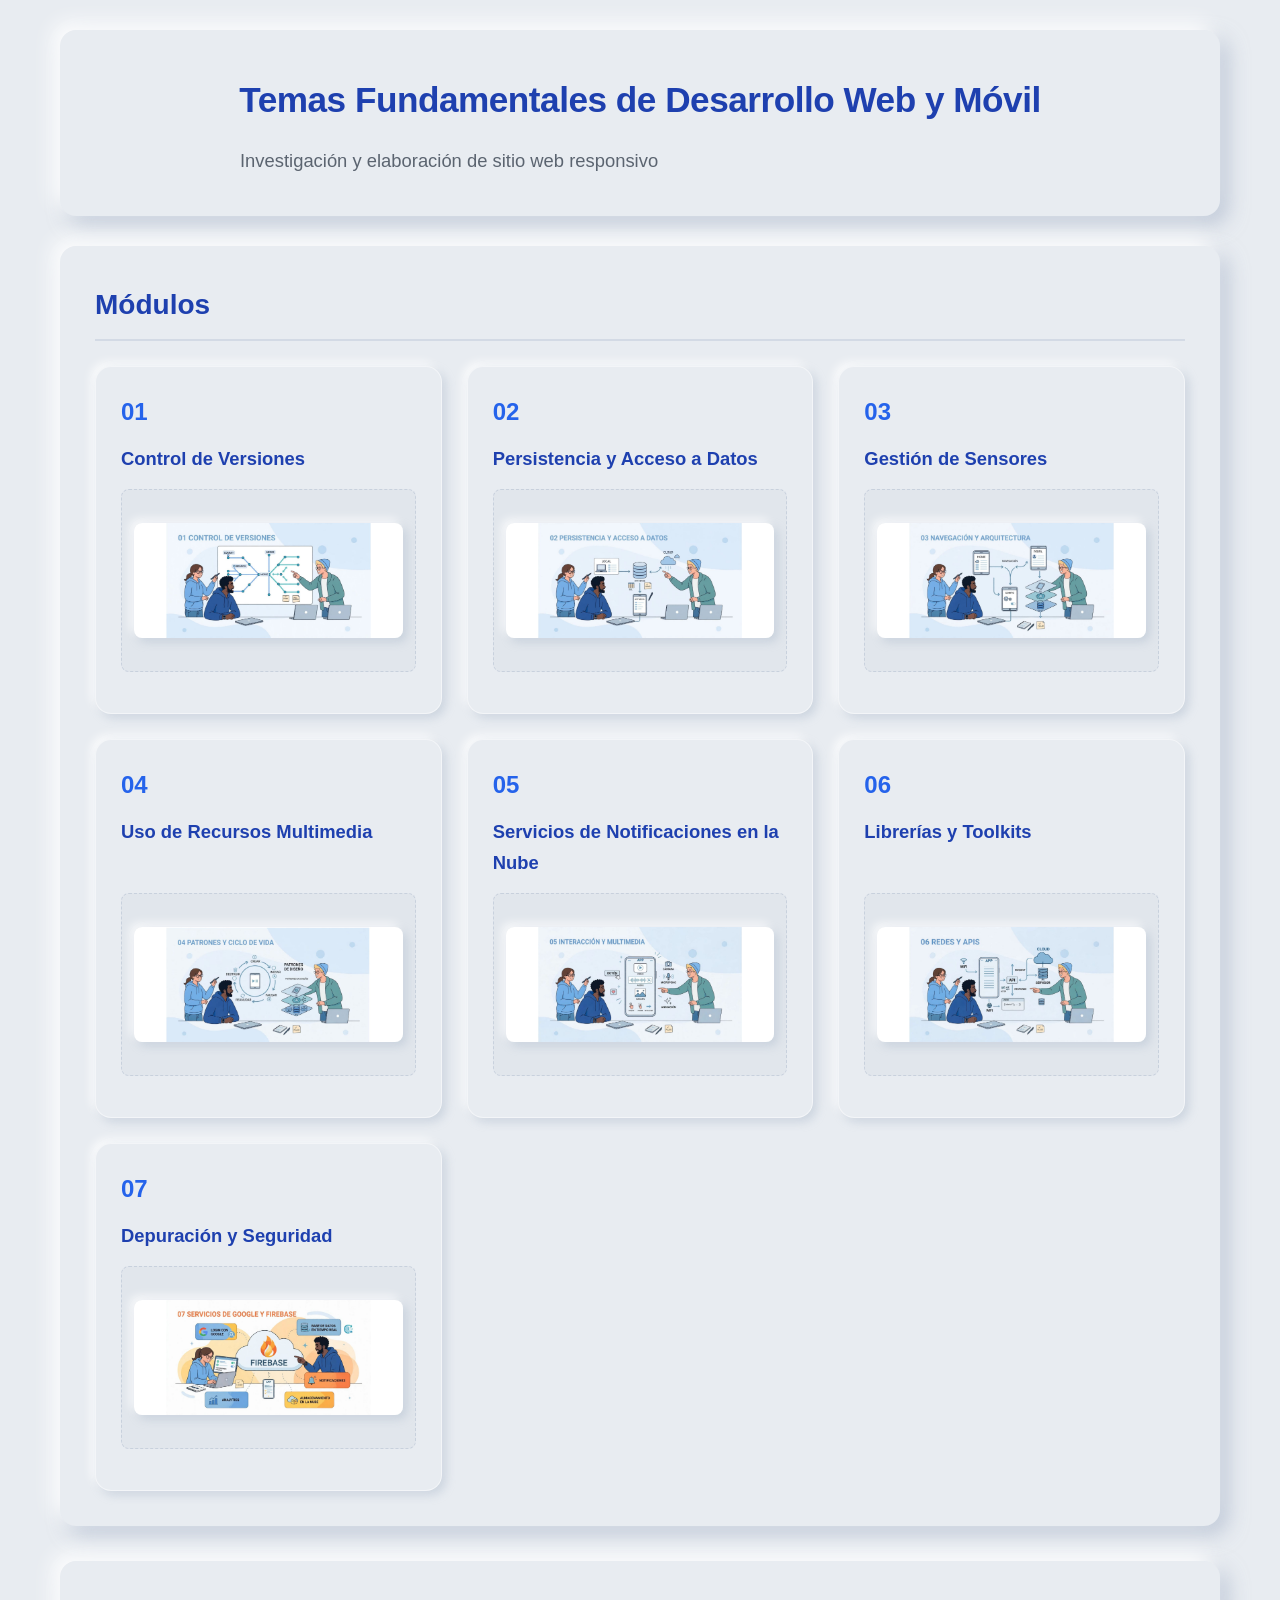
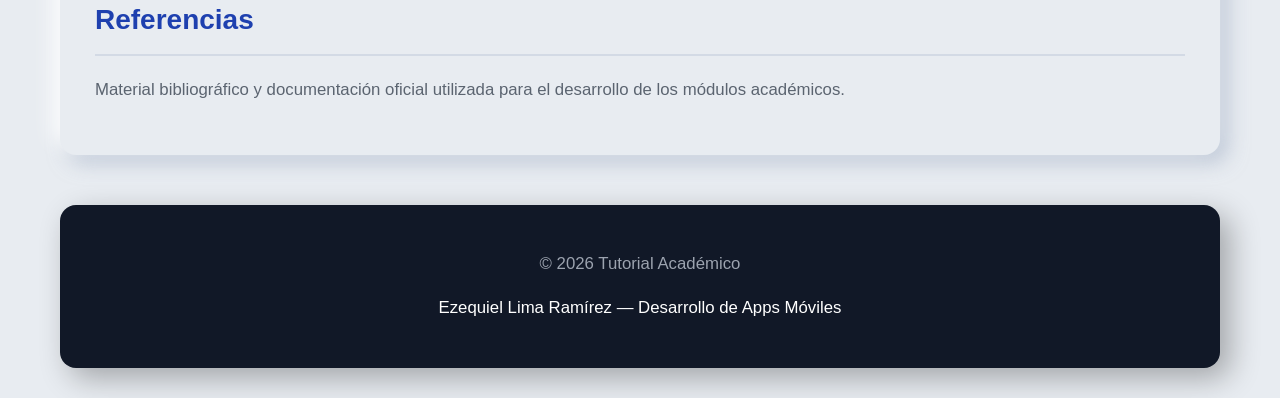
<file: index.html>
<!DOCTYPE html>
<html lang="es-mx">
<head>
    <meta charset="UTF-8">
    <meta name="viewport" content="width=device-width, initial-scale=1.0">
    <title>Tutorial — Desarrollo Web y Móvil</title>
    <link rel="stylesheet" href="css/style.css">
</head>
<body>
    <!-- Título de Actividad (Header Hero) -->
    <header>
        <h1>Temas Fundamentales de Desarrollo Web y Móvil</h1>
        <p>Investigación y elaboración de sitio web responsivo</p>
    </header>

    <main>
        <!-- Dashboard de Módulos -->
        <section class="dashboard-section">
            <h2>Módulos</h2>
            <div class="modules-grid">
                
                <a href="pages/verciones.html" class="module-card">
                    <div class="module-number">01</div>
                    <h3>Control de Versiones</h3>
                    <p class="placeholder-text">
                        <img src="img/2.jpg" alt="Imagen de control de versiones">
                    </p>
                </a>

                <a href="pages/persistencia.html" class="module-card">
                    <div class="module-number">02</div>
                    <h3>Persistencia y Acceso a Datos</h3>
                    <p class="placeholder-text">
                        <img src="img/3.jpg" alt="Imagen de persistencia y acceso a datos">
                    </p>
                </a>

                <a href="pages/sensores.html" class="module-card">
                    <div class="module-number">03</div>
                    <h3>Gestión de Sensores</h3>
                    <p class="placeholder-text">
                        <img src="img/4.jpg" alt="Imagen de gestión de sensores">
                    </p>
                </a>

                <a href="pages/recusosMultimedia.html" class="module-card">
                    <div class="module-number">04</div>
                    <h3>Uso de Recursos Multimedia</h3>
                    <p class="placeholder-text">
                        <img src="img/5.jpg" alt="Imagen de recursos multimedia">
                    </p>
                </a>

                <a href="pages/notificacion.html" class="module-card">
                    <div class="module-number">05</div>
                    <h3>Servicios de Notificaciones en la Nube</h3>
                    <p class="placeholder-text">
                        <img src="img/6.jpg" alt="Imagen de servicio de notificación">
                    </p>
                </a>

                <a href="pages/librerias.html" class="module-card">
                    <div class="module-number">06</div>
                    <h3>Librerías y Toolkits</h3>
                    <p class="placeholder-text">
                        <img src="img/7.jpg" alt="Imagen de librerías y toolkits">
                    </p>
                </a>

                <a href="pages/depuracion.html" class="module-card">
                    <div class="module-number">07</div>
                    <h3>Depuración y Seguridad</h3>
                    <p class="placeholder-text">
                        <img src="img/8.jpg" alt="Imagen de depuración y seguridad">
                    
                    </p>
                </a>

            </div>
        </section>

        <!-- Segmento de Referencias -->
        <section class="references-section">
            <h2>Referencias</h2>
            <p>Material bibliográfico y documentación oficial utilizada para el desarrollo de los módulos académicos.</p>
        </section>
    </main>   

    <footer>
        <p>&copy; 2026 Tutorial Académico</p>
        <p>Ezequiel Lima Ramírez — Desarrollo de Apps Móviles</p>
    </footer>
   
</body>
</html>
</file>
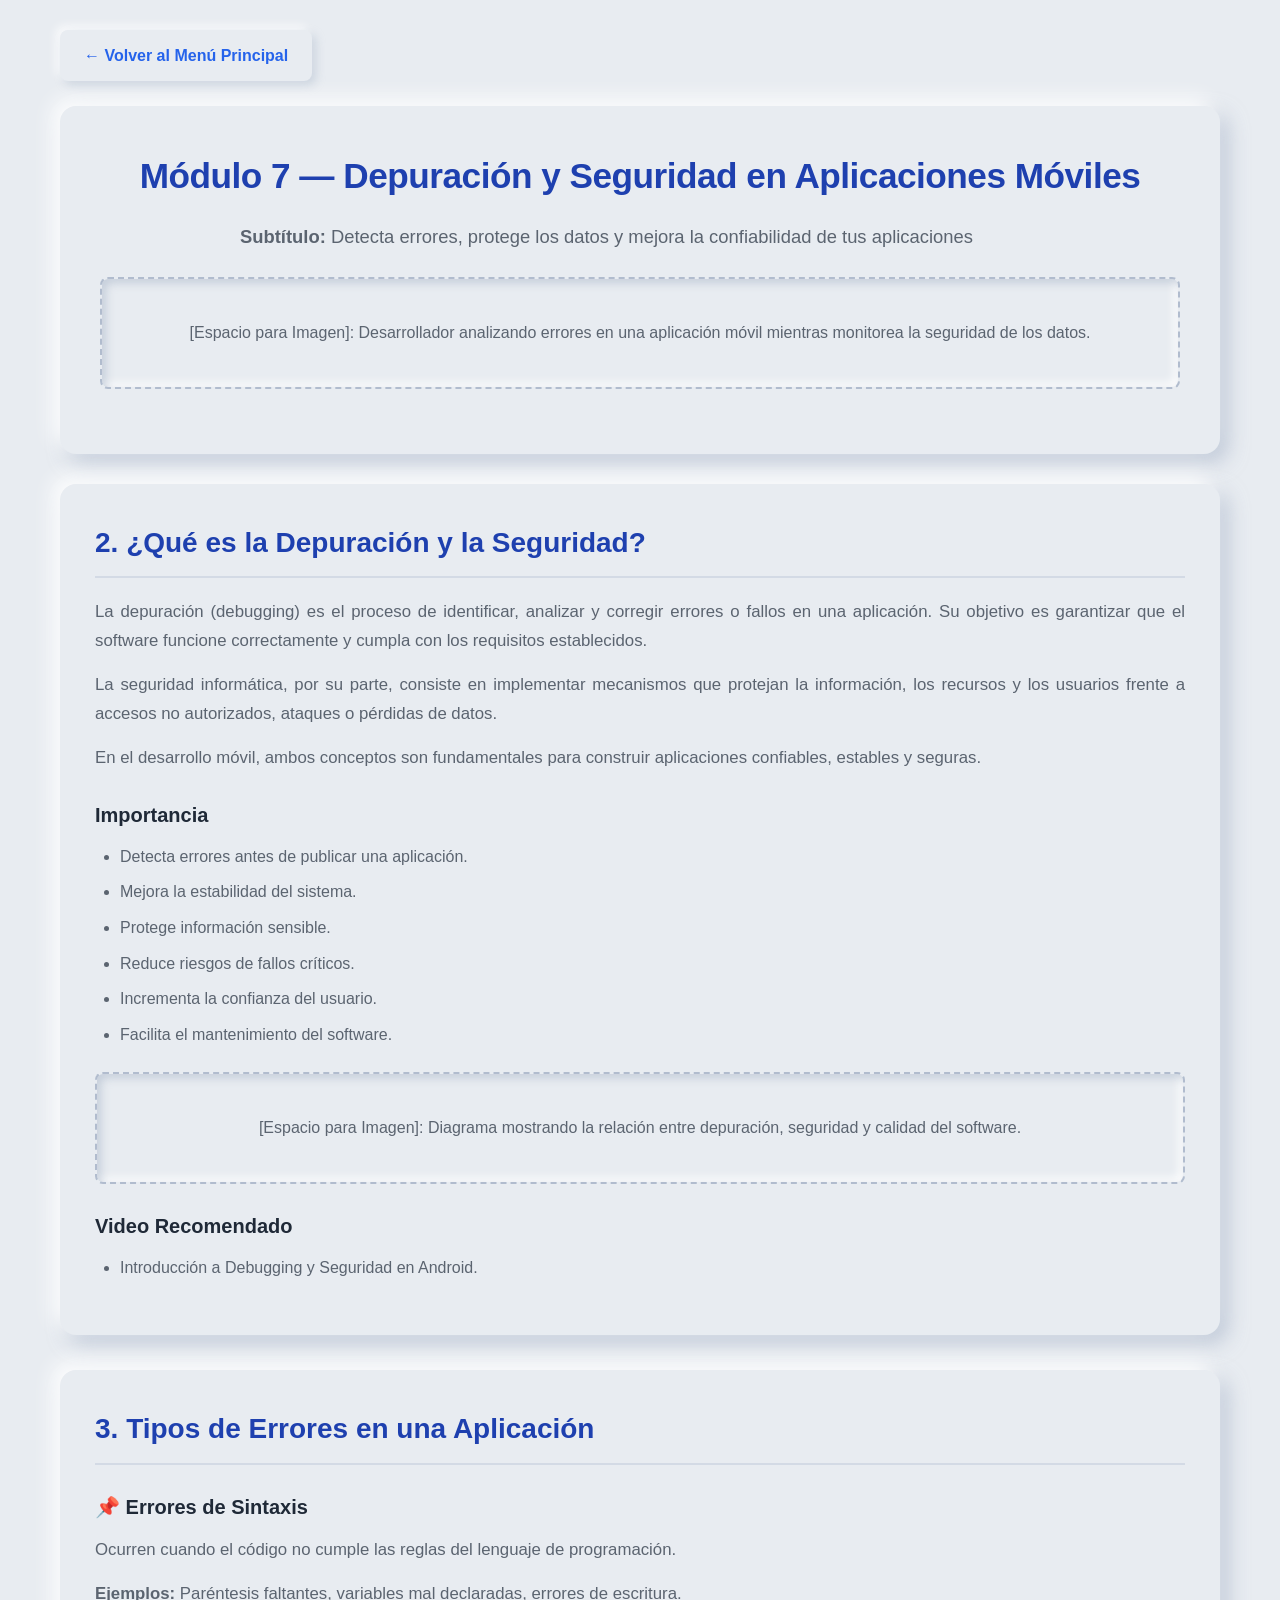
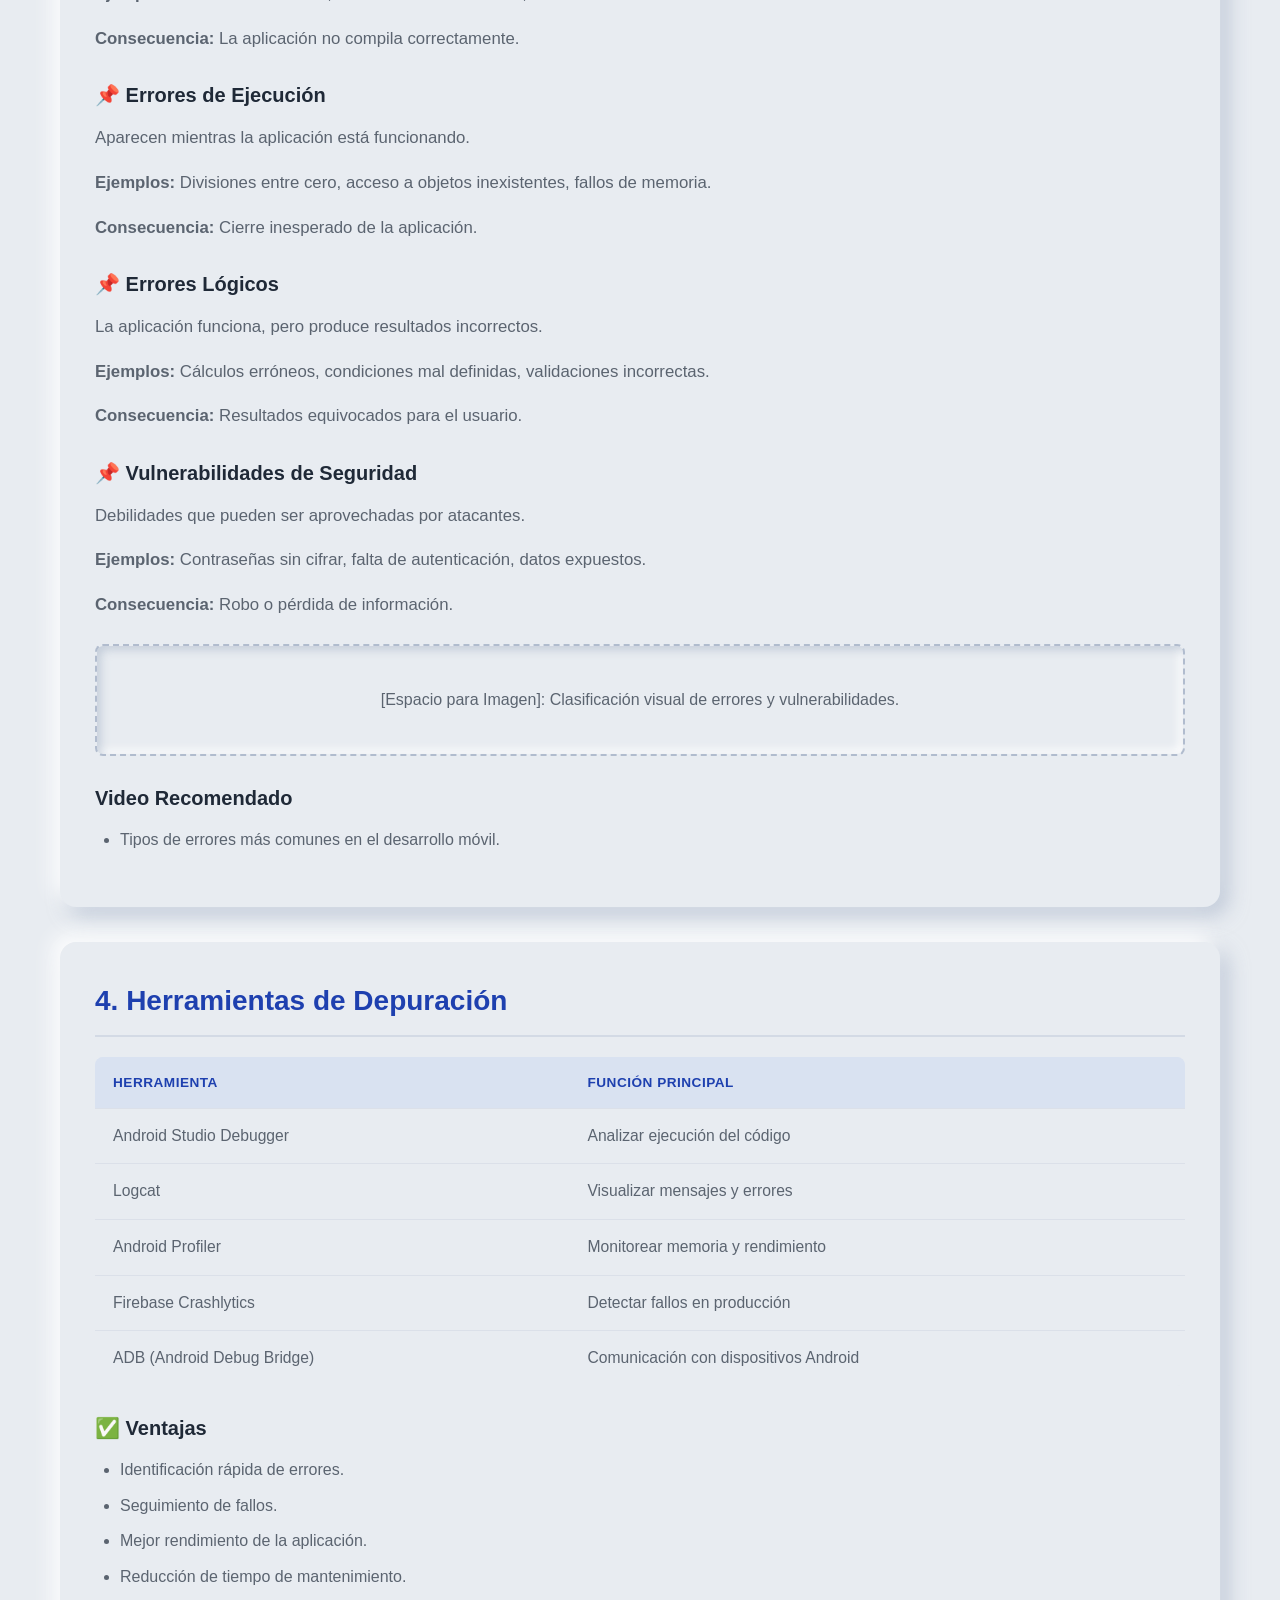
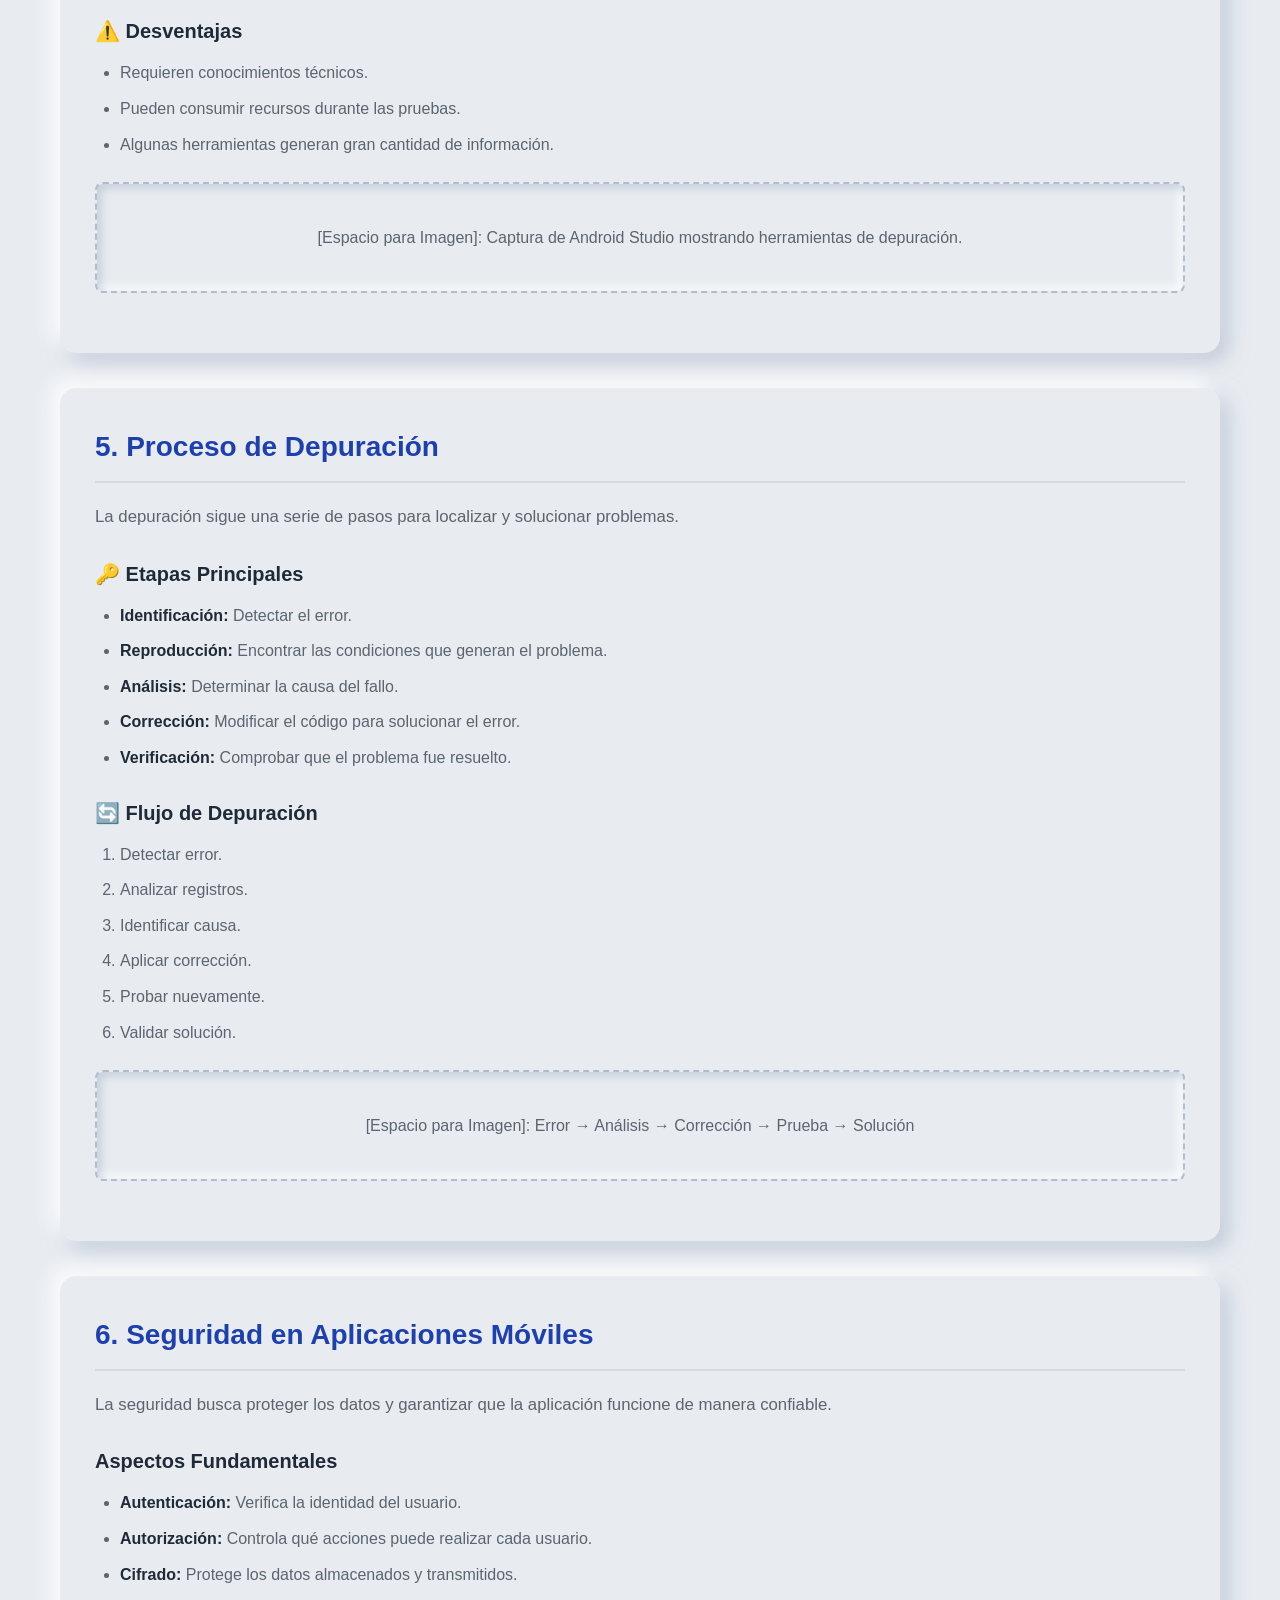
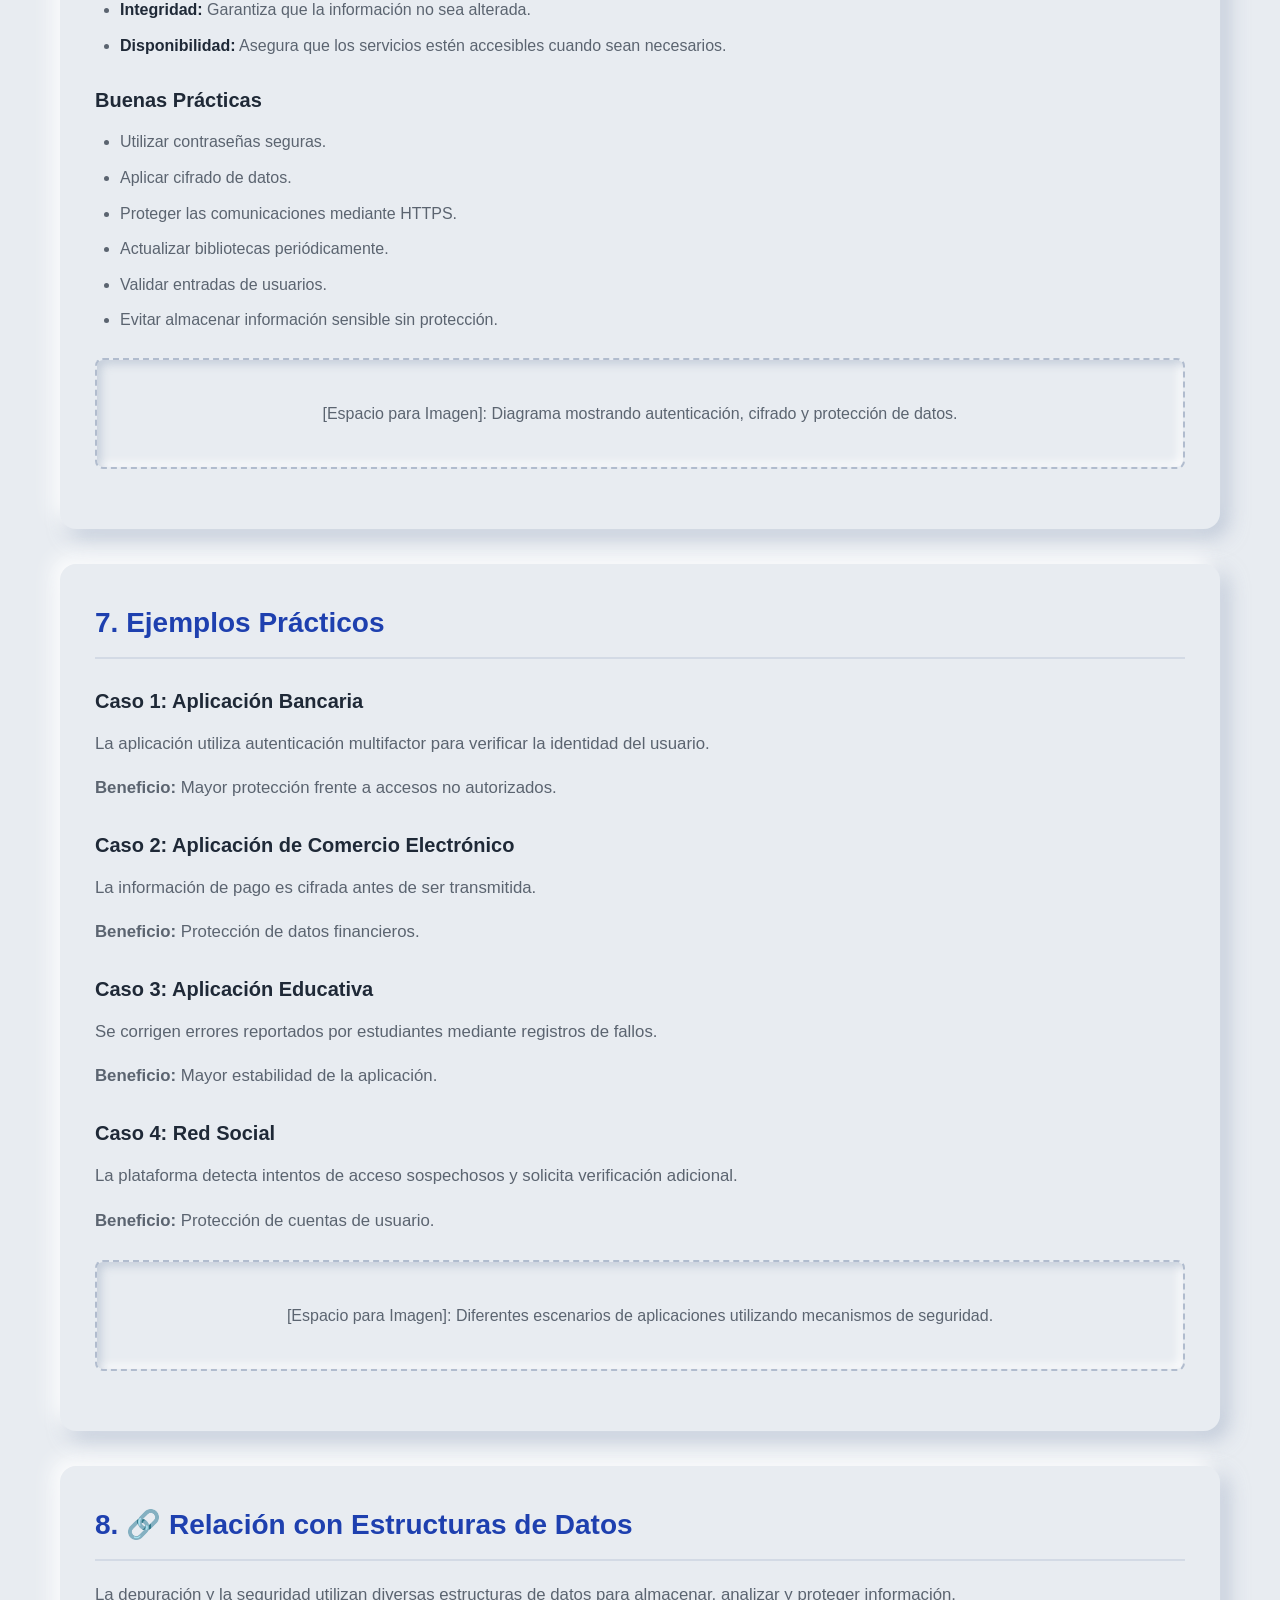
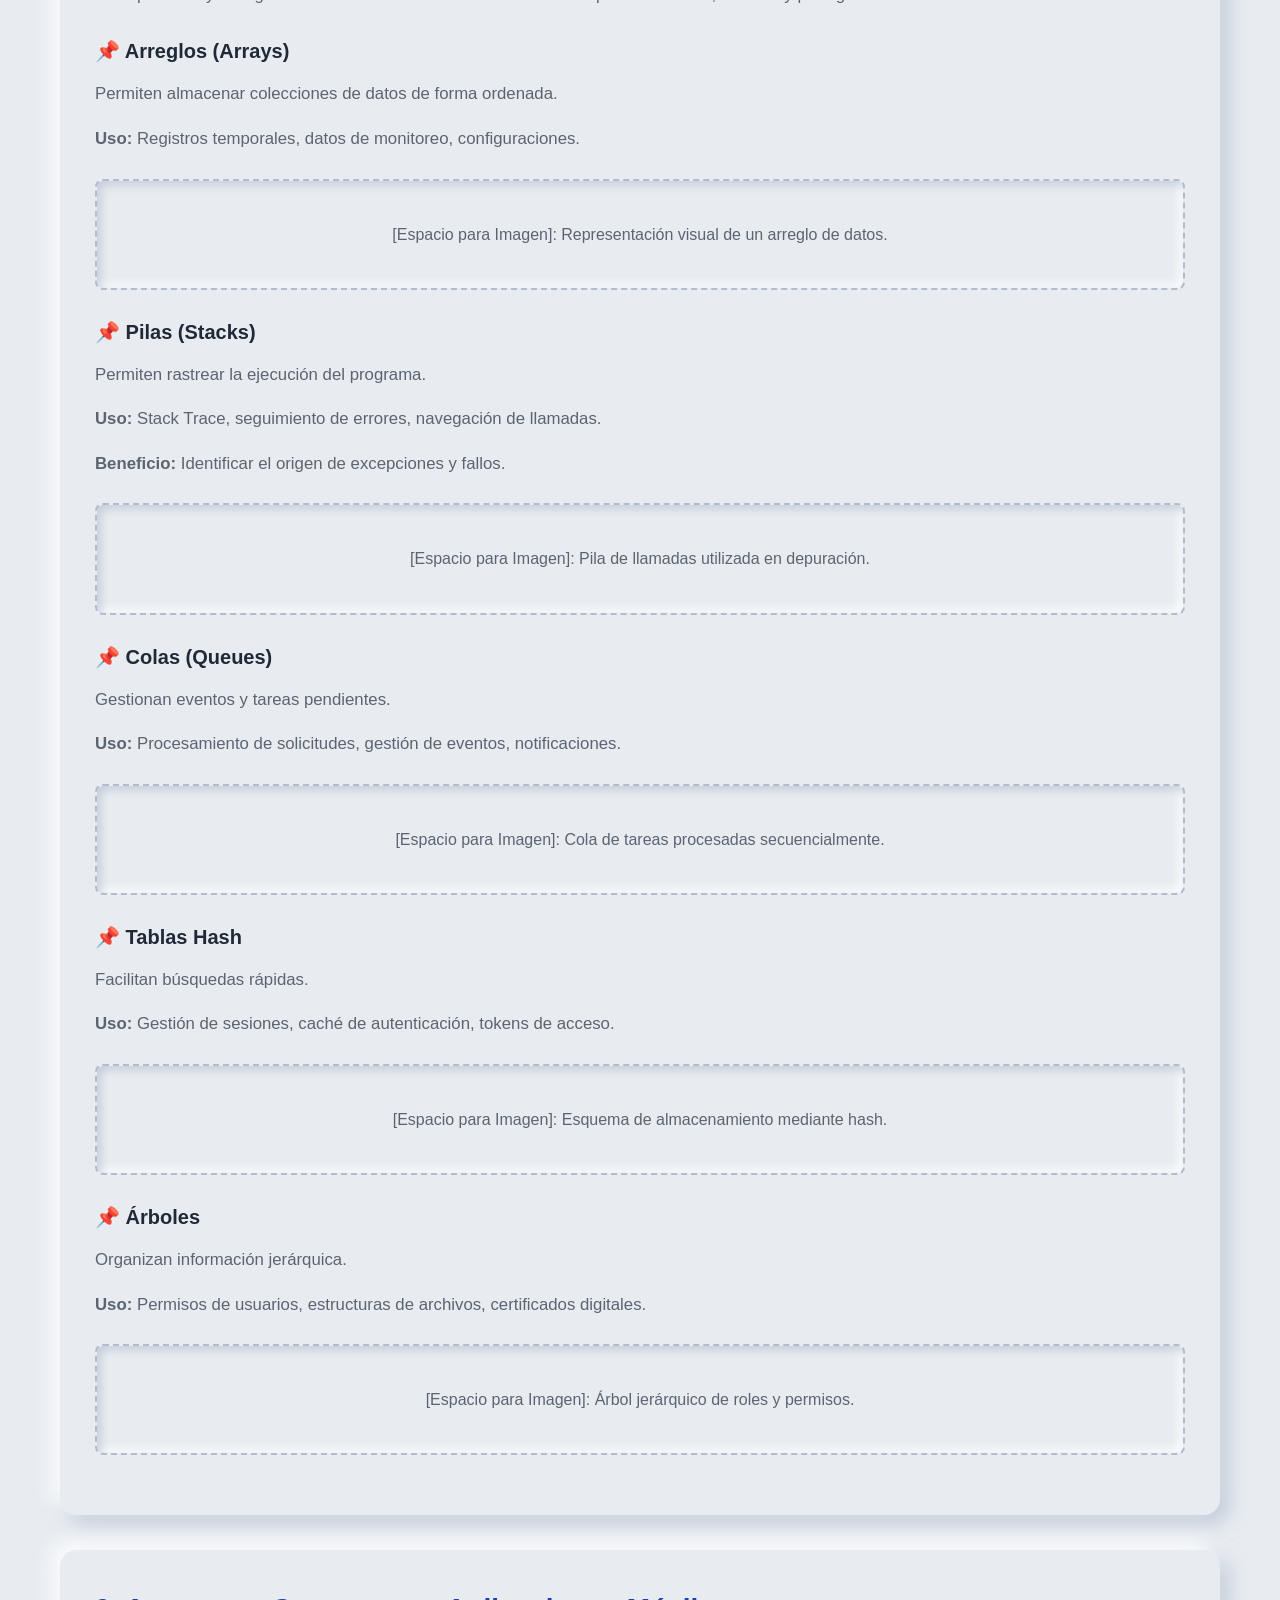
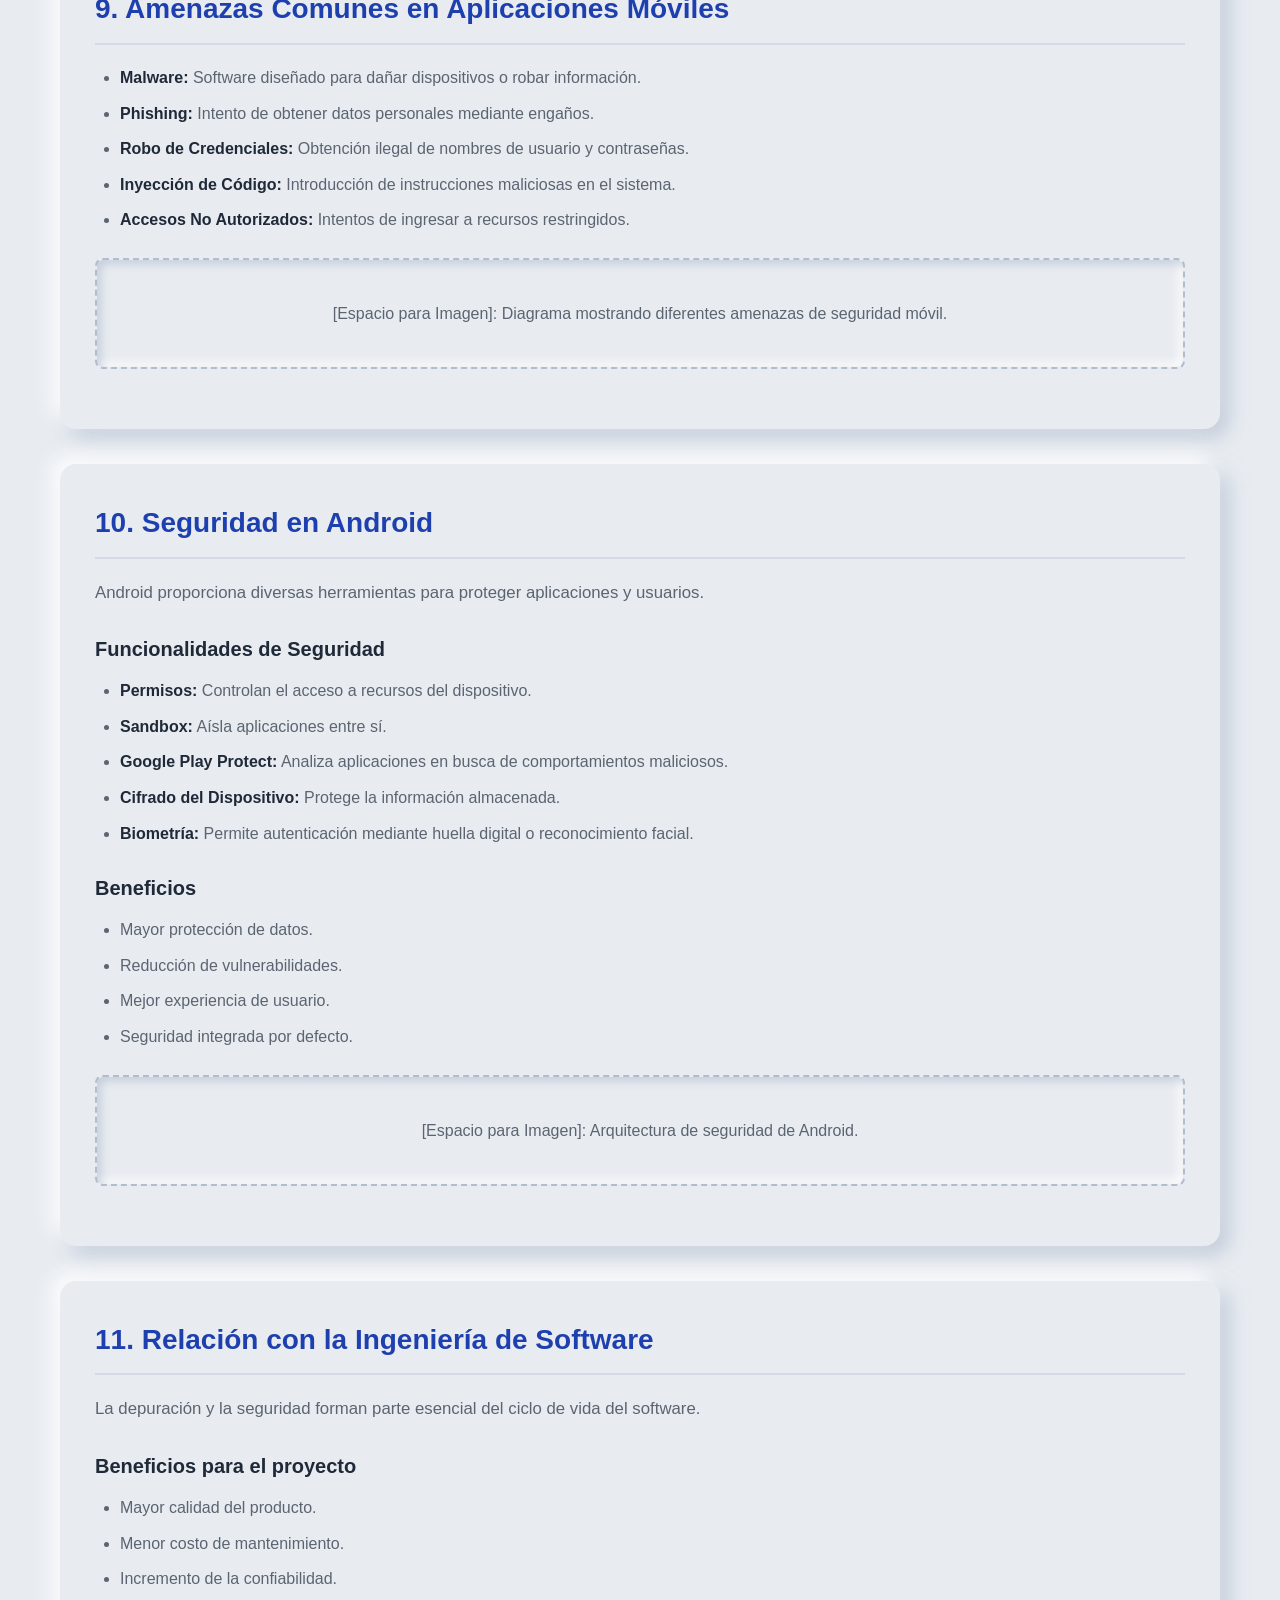
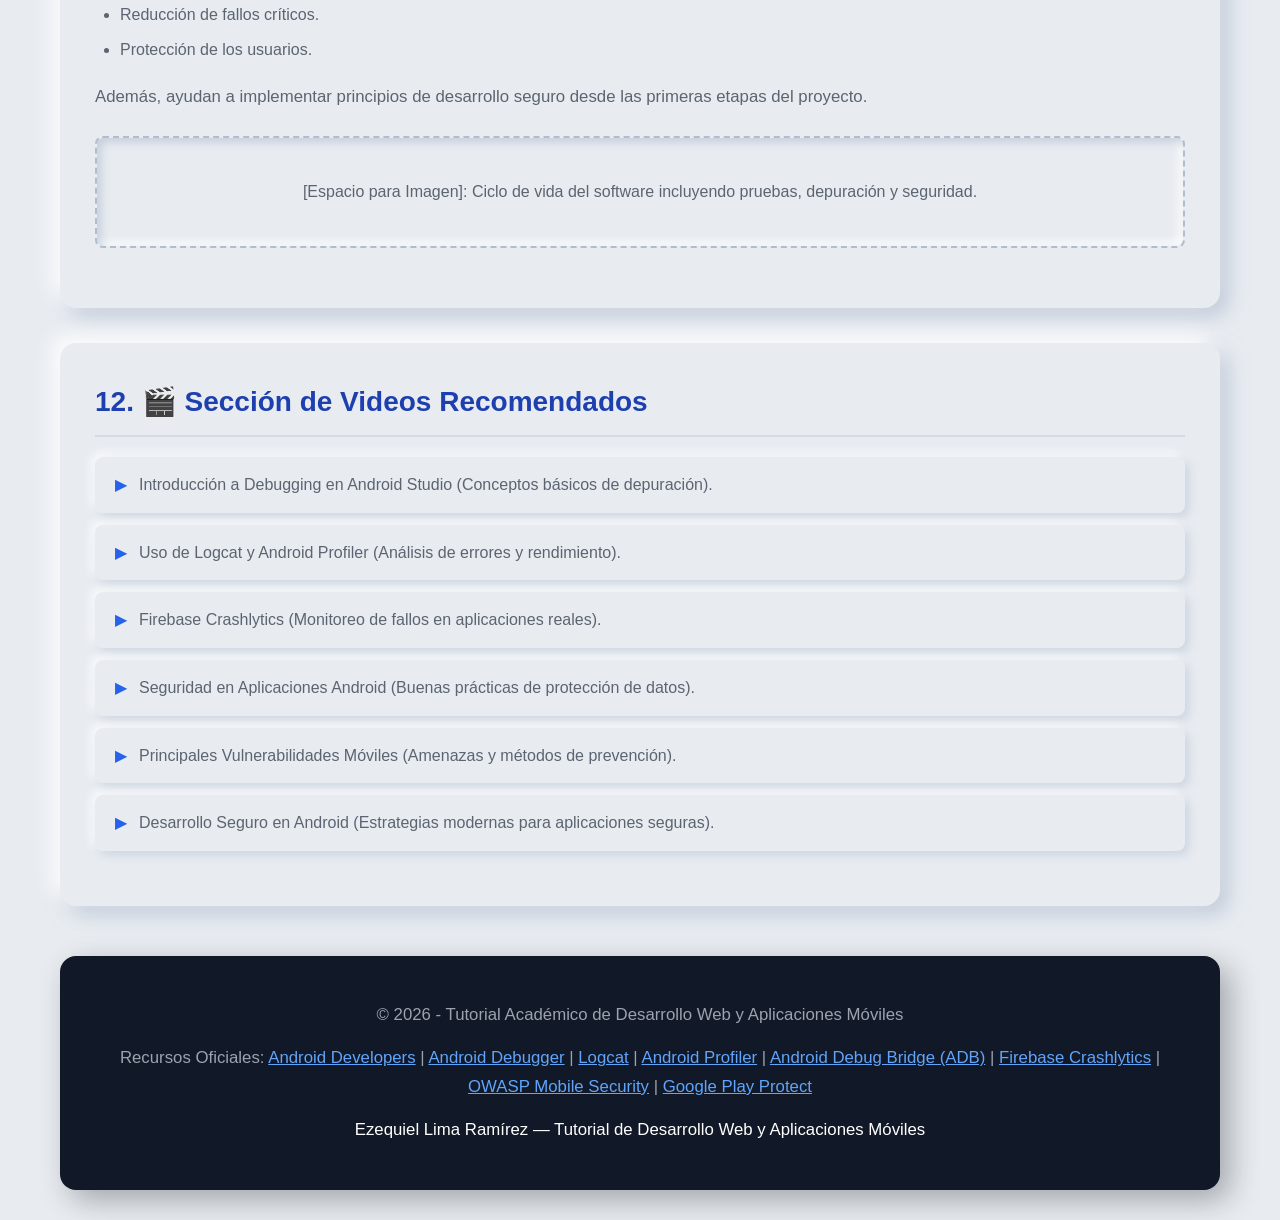
<file: pages/depuracion.html>
<!DOCTYPE html>
<html lang="es">
<head>
    <meta charset="UTF-8">
    <meta name="viewport" content="width=device-width, initial-scale=1.0">
    <title>Módulo 7: Depuración y Seguridad en Aplicaciones Móviles - Tutorial</title>
    <link rel="stylesheet" href="../css/style.css">
</head>
<body>

    <!-- Navegación de retorno -->
    <nav>
        <a href="../index.html" class="back-btn">&larr; Volver al Menú Principal</a>
    </nav>

    <!-- 1️⃣ Portada / Encabezado -->
    <header>
        <h1>Módulo 7 — Depuración y Seguridad en Aplicaciones Móviles</h1>
        <p><strong>Subtítulo:</strong> Detecta errores, protege los datos y mejora la confiabilidad de tus aplicaciones</p>
        
        <div class="img-placeholder">
            [Espacio para Imagen]: Desarrollador analizando errores en una aplicación móvil mientras monitorea la seguridad de los datos.
        </div>
    </header>

    <main>
        <!-- 2️⃣ ¿Qué es la Depuración y la Seguridad? -->
        <section id="que-es">
            <h2>2. ¿Qué es la Depuración y la Seguridad?</h2>
            <p>La depuración (debugging) es el proceso de identificar, analizar y corregir errores o fallos en una aplicación. Su objetivo es garantizar que el software funcione correctamente y cumpla con los requisitos establecidos.</p>
            <p>La seguridad informática, por su parte, consiste en implementar mecanismos que protejan la información, los recursos y los usuarios frente a accesos no autorizados, ataques o pérdidas de datos.</p>
            <p>En el desarrollo móvil, ambos conceptos son fundamentales para construir aplicaciones confiables, estables y seguras.</p>
            
            <h3>Importancia</h3>
            <ul>
                <li>Detecta errores antes de publicar una aplicación.</li>
                <li>Mejora la estabilidad del sistema.</li>
                <li>Protege información sensible.</li>
                <li>Reduce riesgos de fallos críticos.</li>
                <li>Incrementa la confianza del usuario.</li>
                <li>Facilita el mantenimiento del software.</li>
            </ul>

            <div class="img-placeholder">
                [Espacio para Imagen]: Diagrama mostrando la relación entre depuración, seguridad y calidad del software.
            </div>

            <h3>Video Recomendado</h3>
            <ul>
                <li>Introducción a Debugging y Seguridad en Android.</li>
            </ul>
        </section>

        <!-- 3️⃣ Tipos de Errores en una Aplicación -->
        <section id="tipos-errores">
            <h2>3. Tipos de Errores en una Aplicación</h2>
            
            <h3>📌 Errores de Sintaxis</h3>
            <p>Ocurren cuando el código no cumple las reglas del lenguaje de programación.</p>
            <p><strong>Ejemplos:</strong> Paréntesis faltantes, variables mal declaradas, errores de escritura.</p>
            <p><strong>Consecuencia:</strong> La aplicación no compila correctamente.</p>

            <h3>📌 Errores de Ejecución</h3>
            <p>Aparecen mientras la aplicación está funcionando.</p>
            <p><strong>Ejemplos:</strong> Divisiones entre cero, acceso a objetos inexistentes, fallos de memoria.</p>
            <p><strong>Consecuencia:</strong> Cierre inesperado de la aplicación.</p>

            <h3>📌 Errores Lógicos</h3>
            <p>La aplicación funciona, pero produce resultados incorrectos.</p>
            <p><strong>Ejemplos:</strong> Cálculos erróneos, condiciones mal definidas, validaciones incorrectas.</p>
            <p><strong>Consecuencia:</strong> Resultados equivocados para el usuario.</p>

            <h3>📌 Vulnerabilidades de Seguridad</h3>
            <p>Debilidades que pueden ser aprovechadas por atacantes.</p>
            <p><strong>Ejemplos:</strong> Contraseñas sin cifrar, falta de autenticación, datos expuestos.</p>
            <p><strong>Consecuencia:</strong> Robo o pérdida de información.</p>

            <div class="img-placeholder">
                [Espacio para Imagen]: Clasificación visual de errores y vulnerabilidades.
            </div>

            <h3>Video Recomendado</h3>
            <ul>
                <li>Tipos de errores más comunes en el desarrollo móvil.</li>
            </ul>
        </section>

        <!-- 4️⃣ Herramientas de Depuración -->
        <section id="herramientas">
            <h2>4. Herramientas de Depuración</h2>
            
            <table>
                <thead>
                    <tr>
                        <th>Herramienta</th>
                        <th>Función Principal</th>
                    </tr>
                </thead>
                <tbody>
                    <tr>
                        <td>Android Studio Debugger</td>
                        <td>Analizar ejecución del código</td>
                    </tr>
                    <tr>
                        <td>Logcat</td>
                        <td>Visualizar mensajes y errores</td>
                    </tr>
                    <tr>
                        <td>Android Profiler</td>
                        <td>Monitorear memoria y rendimiento</td>
                    </tr>
                    <tr>
                        <td>Firebase Crashlytics</td>
                        <td>Detectar fallos en producción</td>
                    </tr>
                    <tr>
                        <td>ADB (Android Debug Bridge)</td>
                        <td>Comunicación con dispositivos Android</td>
                    </tr>
                </tbody>
            </table>

            <h3>✅ Ventajas</h3>
            <ul>
                <li>Identificación rápida de errores.</li>
                <li>Seguimiento de fallos.</li>
                <li>Mejor rendimiento de la aplicación.</li>
                <li>Reducción de tiempo de mantenimiento.</li>
            </ul>

            <h3>⚠️ Desventajas</h3>
            <ul>
                <li>Requieren conocimientos técnicos.</li>
                <li>Pueden consumir recursos durante las pruebas.</li>
                <li>Algunas herramientas generan gran cantidad de información.</li>
            </ul>

            <div class="img-placeholder">
                [Espacio para Imagen]: Captura de Android Studio mostrando herramientas de depuración.
            </div>
        </section>

        <!-- 5️⃣ Proceso de Depuración -->
        <section id="proceso-depuracion">
            <h2>5. Proceso de Depuración</h2>
            <p>La depuración sigue una serie de pasos para localizar y solucionar problemas.</p>
            
            <h3>🔑 Etapas Principales</h3>
            <ul>
                <li><strong>Identificación:</strong> Detectar el error.</li>
                <li><strong>Reproducción:</strong> Encontrar las condiciones que generan el problema.</li>
                <li><strong>Análisis:</strong> Determinar la causa del fallo.</li>
                <li><strong>Corrección:</strong> Modificar el código para solucionar el error.</li>
                <li><strong>Verificación:</strong> Comprobar que el problema fue resuelto.</li>
            </ul>

            <h3>🔄 Flujo de Depuración</h3>
            <ol>
                <li>Detectar error.</li>
                <li>Analizar registros.</li>
                <li>Identificar causa.</li>
                <li>Aplicar corrección.</li>
                <li>Probar nuevamente.</li>
                <li>Validar solución.</li>
            </ol>

            <div class="img-placeholder">
                [Espacio para Imagen]: Error → Análisis → Corrección → Prueba → Solución
            </div>
        </section>

        <!-- 6️⃣ Seguridad en Aplicaciones Móviles -->
        <section id="seguridad">
            <h2>6. Seguridad en Aplicaciones Móviles</h2>
            <p>La seguridad busca proteger los datos y garantizar que la aplicación funcione de manera confiable.</p>
            
            <h3>Aspectos Fundamentales</h3>
            <ul>
                <li><strong>Autenticación:</strong> Verifica la identidad del usuario.</li>
                <li><strong>Autorización:</strong> Controla qué acciones puede realizar cada usuario.</li>
                <li><strong>Cifrado:</strong> Protege los datos almacenados y transmitidos.</li>
                <li><strong>Integridad:</strong> Garantiza que la información no sea alterada.</li>
                <li><strong>Disponibilidad:</strong> Asegura que los servicios estén accesibles cuando sean necesarios.</li>
            </ul>

            <h3>Buenas Prácticas</h3>
            <ul>
                <li>Utilizar contraseñas seguras.</li>
                <li>Aplicar cifrado de datos.</li>
                <li>Proteger las comunicaciones mediante HTTPS.</li>
                <li>Actualizar bibliotecas periódicamente.</li>
                <li>Validar entradas de usuarios.</li>
                <li>Evitar almacenar información sensible sin protección.</li>
            </ul>

            <div class="img-placeholder">
                [Espacio para Imagen]: Diagrama mostrando autenticación, cifrado y protección de datos.
            </div>
        </section>

        <!-- 7️⃣ Ejemplos Prácticos -->
        <section id="ejemplos">
            <h2>7. Ejemplos Prácticos</h2>
            
            <h3>Caso 1: Aplicación Bancaria</h3>
            <p>La aplicación utiliza autenticación multifactor para verificar la identidad del usuario.</p>
            <p><strong>Beneficio:</strong> Mayor protección frente a accesos no autorizados.</p>

            <h3>Caso 2: Aplicación de Comercio Electrónico</h3>
            <p>La información de pago es cifrada antes de ser transmitida.</p>
            <p><strong>Beneficio:</strong> Protección de datos financieros.</p>

            <h3>Caso 3: Aplicación Educativa</h3>
            <p>Se corrigen errores reportados por estudiantes mediante registros de fallos.</p>
            <p><strong>Beneficio:</strong> Mayor estabilidad de la aplicación.</p>

            <h3>Caso 4: Red Social</h3>
            <p>La plataforma detecta intentos de acceso sospechosos y solicita verificación adicional.</p>
            <p><strong>Beneficio:</strong> Protección de cuentas de usuario.</p>

            <div class="img-placeholder">
                [Espacio para Imagen]: Diferentes escenarios de aplicaciones utilizando mecanismos de seguridad.
            </div>
        </section>

        <!-- 8️⃣ Relación con Estructuras de Datos -->
        <section id="estructuras">
            <h2>8. 🔗 Relación con Estructuras de Datos</h2>
            <p>La depuración y la seguridad utilizan diversas estructuras de datos para almacenar, analizar y proteger información.</p>
            
            <h3>📌 Arreglos (Arrays)</h3>
            <p>Permiten almacenar colecciones de datos de forma ordenada.</p>
            <p><strong>Uso:</strong> Registros temporales, datos de monitoreo, configuraciones.</p>
            <div class="img-placeholder">[Espacio para Imagen]: Representación visual de un arreglo de datos.</div>

            <h3>📌 Pilas (Stacks)</h3>
            <p>Permiten rastrear la ejecución del programa.</p>
            <p><strong>Uso:</strong> Stack Trace, seguimiento de errores, navegación de llamadas.</p>
            <p><strong>Beneficio:</strong> Identificar el origen de excepciones y fallos.</p>
            <div class="img-placeholder">[Espacio para Imagen]: Pila de llamadas utilizada en depuración.</div>

            <h3>📌 Colas (Queues)</h3>
            <p>Gestionan eventos y tareas pendientes.</p>
            <p><strong>Uso:</strong> Procesamiento de solicitudes, gestión de eventos, notificaciones.</p>
            <div class="img-placeholder">[Espacio para Imagen]: Cola de tareas procesadas secuencialmente.</div>

            <h3>📌 Tablas Hash</h3>
            <p>Facilitan búsquedas rápidas.</p>
            <p><strong>Uso:</strong> Gestión de sesiones, caché de autenticación, tokens de acceso.</p>
            <div class="img-placeholder">[Espacio para Imagen]: Esquema de almacenamiento mediante hash.</div>

            <h3>📌 Árboles</h3>
            <p>Organizan información jerárquica.</p>
            <p><strong>Uso:</strong> Permisos de usuarios, estructuras de archivos, certificados digitales.</p>
            <div class="img-placeholder">[Espacio para Imagen]: Árbol jerárquico de roles y permisos.</div>
        </section>

        <!-- 9️⃣ Amenazas Comunes en Aplicaciones Móviles -->
        <section id="amenazas">
            <h2>9. Amenazas Comunes en Aplicaciones Móviles</h2>
            <ul>
                <li><strong>Malware:</strong> Software diseñado para dañar dispositivos o robar información.</li>
                <li><strong>Phishing:</strong> Intento de obtener datos personales mediante engaños.</li>
                <li><strong>Robo de Credenciales:</strong> Obtención ilegal de nombres de usuario y contraseñas.</li>
                <li><strong>Inyección de Código:</strong> Introducción de instrucciones maliciosas en el sistema.</li>
                <li><strong>Accesos No Autorizados:</strong> Intentos de ingresar a recursos restringidos.</li>
            </ul>

            <div class="img-placeholder">
                [Espacio para Imagen]: Diagrama mostrando diferentes amenazas de seguridad móvil.
            </div>
        </section>

        <!-- 🔟 Seguridad en Android -->
        <section id="seguridad-android">
            <h2>10. Seguridad en Android</h2>
            <p>Android proporciona diversas herramientas para proteger aplicaciones y usuarios.</p>
            
            <h3>Funcionalidades de Seguridad</h3>
            <ul>
                <li><strong>Permisos:</strong> Controlan el acceso a recursos del dispositivo.</li>
                <li><strong>Sandbox:</strong> Aísla aplicaciones entre sí.</li>
                <li><strong>Google Play Protect:</strong> Analiza aplicaciones en busca de comportamientos maliciosos.</li>
                <li><strong>Cifrado del Dispositivo:</strong> Protege la información almacenada.</li>
                <li><strong>Biometría:</strong> Permite autenticación mediante huella digital o reconocimiento facial.</li>
            </ul>

            <h3>Beneficios</h3>
            <ul>
                <li>Mayor protección de datos.</li>
                <li>Reducción de vulnerabilidades.</li>
                <li>Mejor experiencia de usuario.</li>
                <li>Seguridad integrada por defecto.</li>
            </ul>

            <div class="img-placeholder">
                [Espacio para Imagen]: Arquitectura de seguridad de Android.
            </div>
        </section>

        <!-- 1️⃣1️⃣ Relación con la Ingeniería de Software -->
        <section id="ingenieria-software">
            <h2>11. Relación con la Ingeniería de Software</h2>
            <p>La depuración y la seguridad forman parte esencial del ciclo de vida del software.</p>
            
            <h3>Beneficios para el proyecto</h3>
            <ul>
                <li>Mayor calidad del producto.</li>
                <li>Menor costo de mantenimiento.</li>
                <li>Incremento de la confiabilidad.</li>
                <li>Reducción de fallos críticos.</li>
                <li>Protección de los usuarios.</li>
            </ul>
            <p>Además, ayudan a implementar principios de desarrollo seguro desde las primeras etapas del proyecto.</p>

            <div class="img-placeholder">
                [Espacio para Imagen]: Ciclo de vida del software incluyendo pruebas, depuración y seguridad.
            </div>
        </section>

        <!-- 1️⃣2️⃣ Sección de Videos Recomendados -->
        <section id="videos">
            <h2>12. 🎬 Sección de Videos Recomendados</h2>
            <ul>
                <li>Introducción a Debugging en Android Studio (Conceptos básicos de depuración).</li>
                <li>Uso de Logcat y Android Profiler (Análisis de errores y rendimiento).</li>
                <li>Firebase Crashlytics (Monitoreo de fallos en aplicaciones reales).</li>
                <li>Seguridad en Aplicaciones Android (Buenas prácticas de protección de datos).</li>
                <li>Principales Vulnerabilidades Móviles (Amenazas y métodos de prevención).</li>
                <li>Desarrollo Seguro en Android (Estrategias modernas para aplicaciones seguras).</li>
            </ul>
        </section>
    </main>

    <!-- 1️⃣3️⃣ Pie de página -->
    <footer>
        <p>&copy; 2026 - Tutorial Académico de Desarrollo Web y Aplicaciones Móviles</p>
        <p>Recursos Oficiales: 
            <a href="https://developer.android.com" target="_blank">Android Developers</a> | 
            <a href="https://developer.android.com/studio/debug" target="_blank">Android Debugger</a> | 
            <a href="https://developer.android.com/studio/debug/logcat" target="_blank">Logcat</a> | 
            <a href="https://developer.android.com/studio/profile/android-profiler" target="_blank">Android Profiler</a> | 
            <a href="https://developer.android.com/studio/command-line/adb" target="_blank">Android Debug Bridge (ADB)</a> | 
            <a href="https://firebase.google.com/products/crashlytics" target="_blank">Firebase Crashlytics</a> | 
            <a href="https://owasp.org/www-project-mobile-security/" target="_blank">OWASP Mobile Security</a> | 
            <a href="https://support.google.com/googleplay/answer/2812853" target="_blank">Google Play Protect</a>
        </p>
        <p>Ezequiel Lima Ramírez — Tutorial de Desarrollo Web y Aplicaciones Móviles</p>
    </footer>

</body>
</html>
</file>
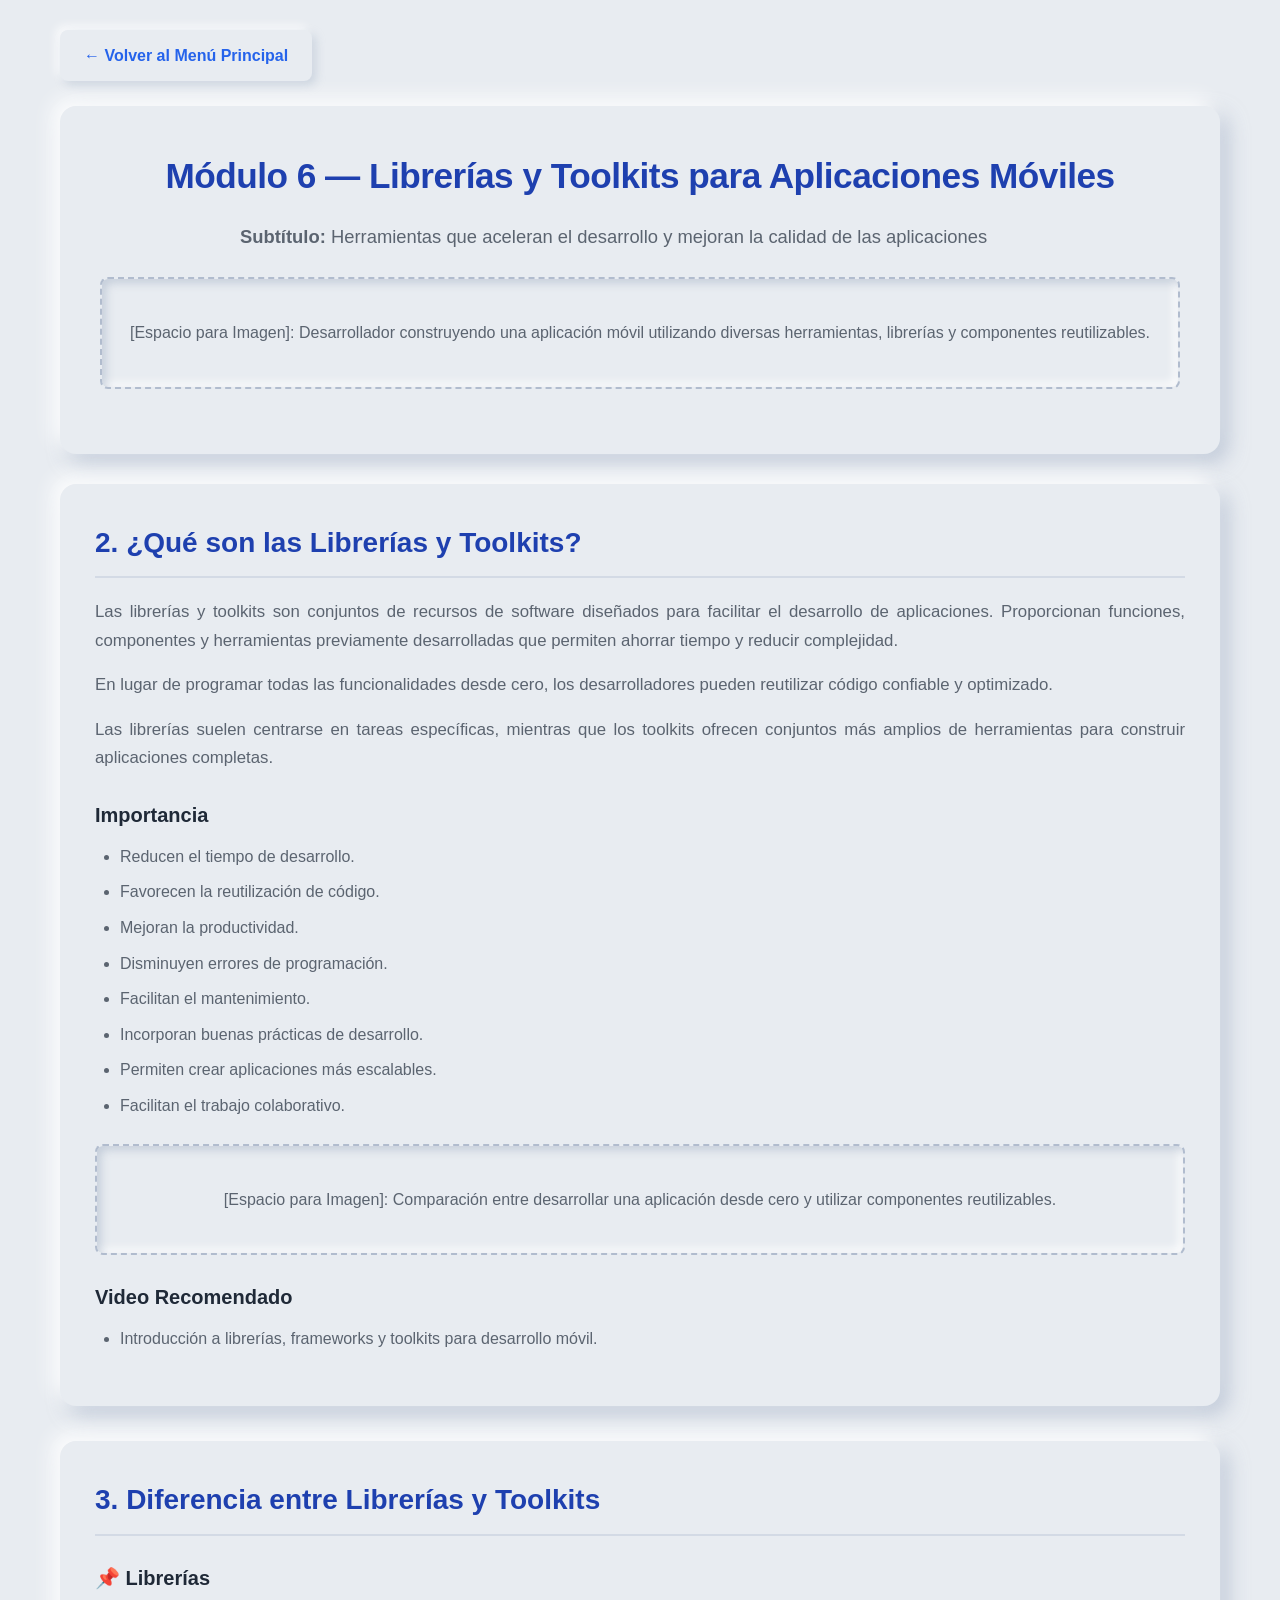
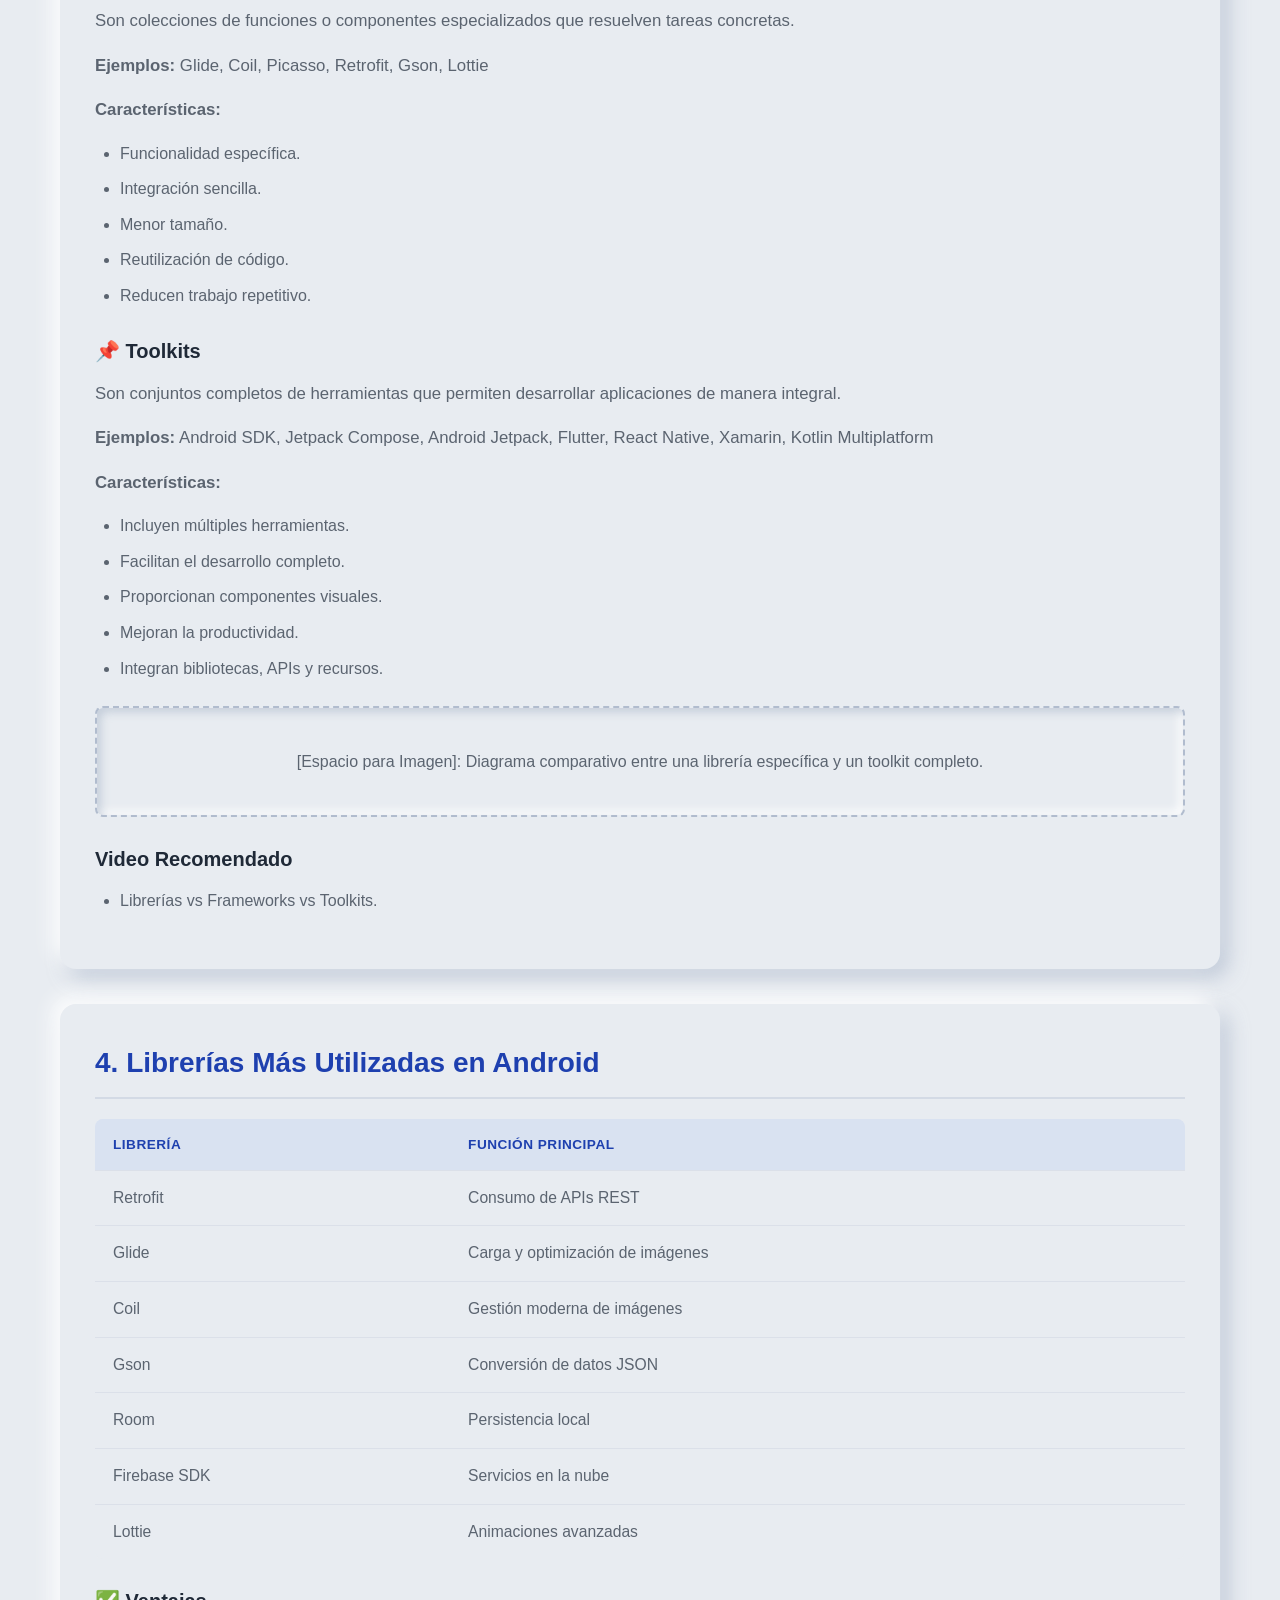
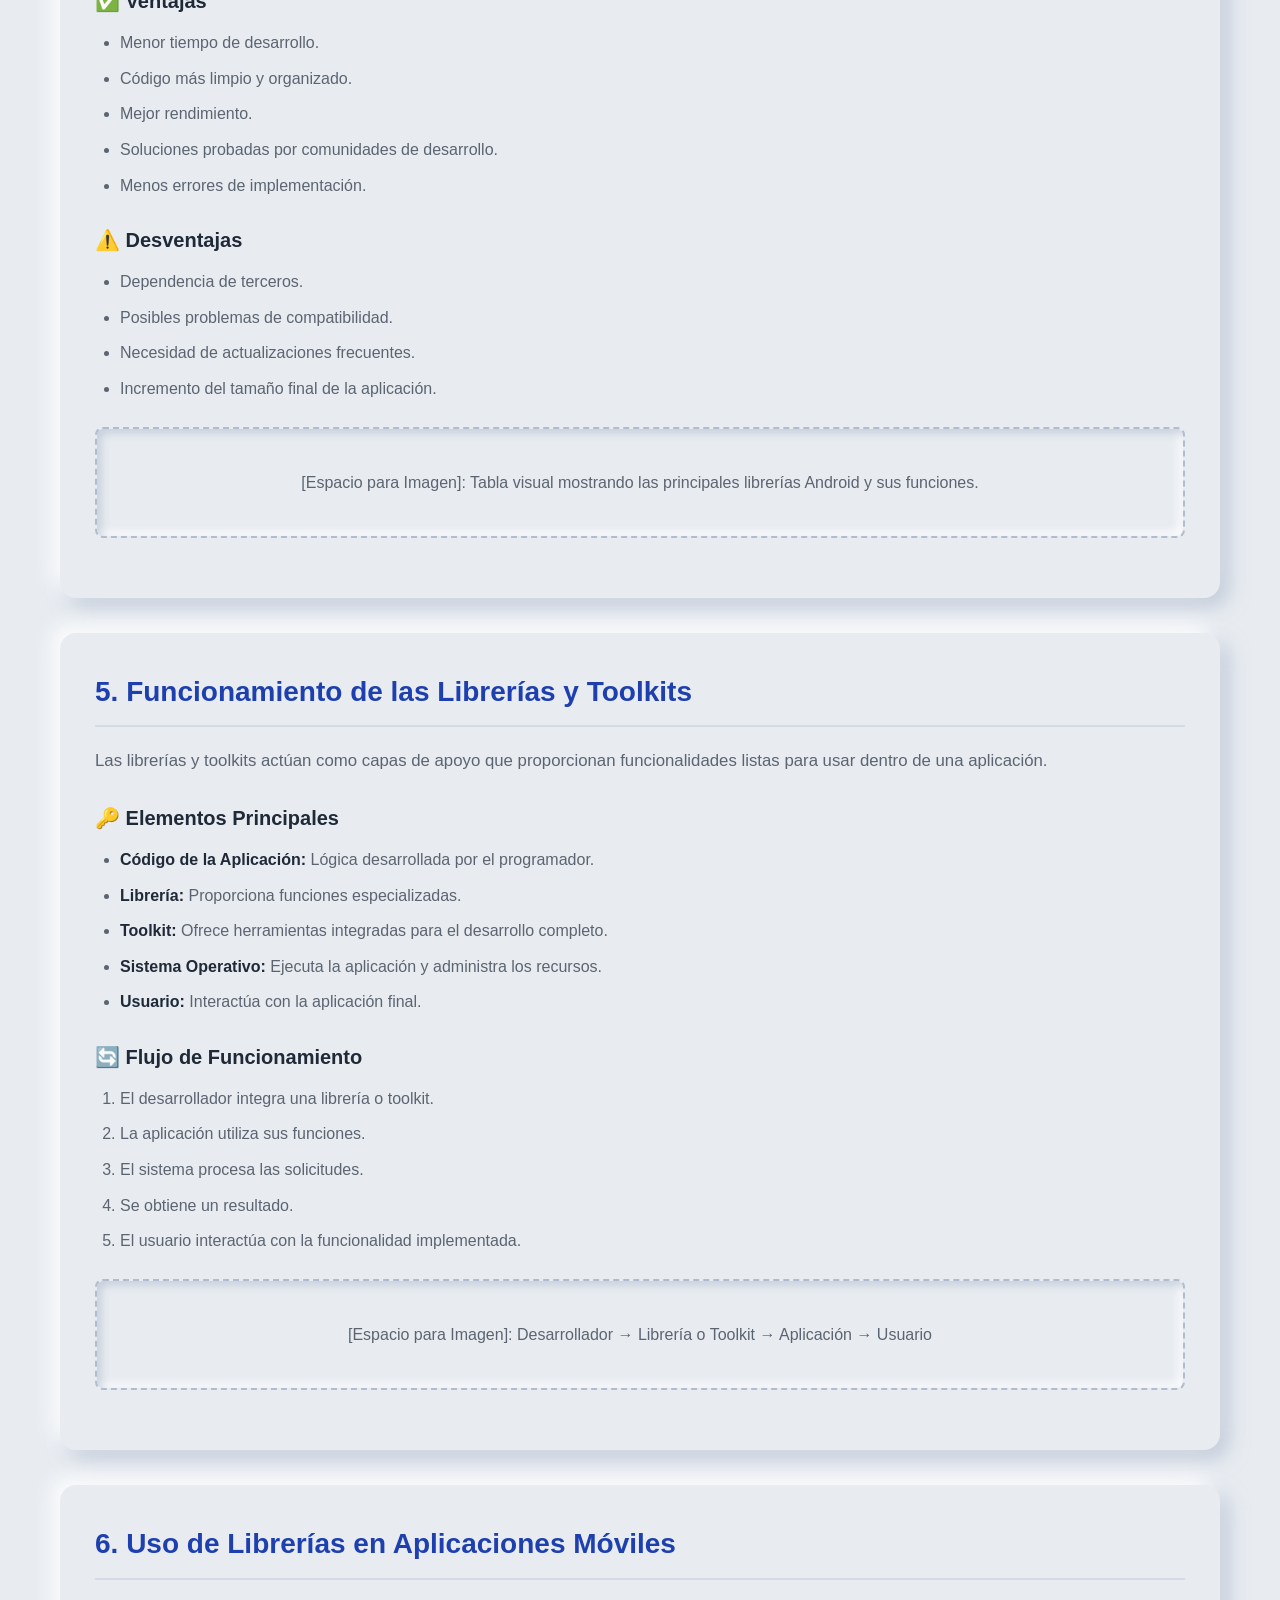
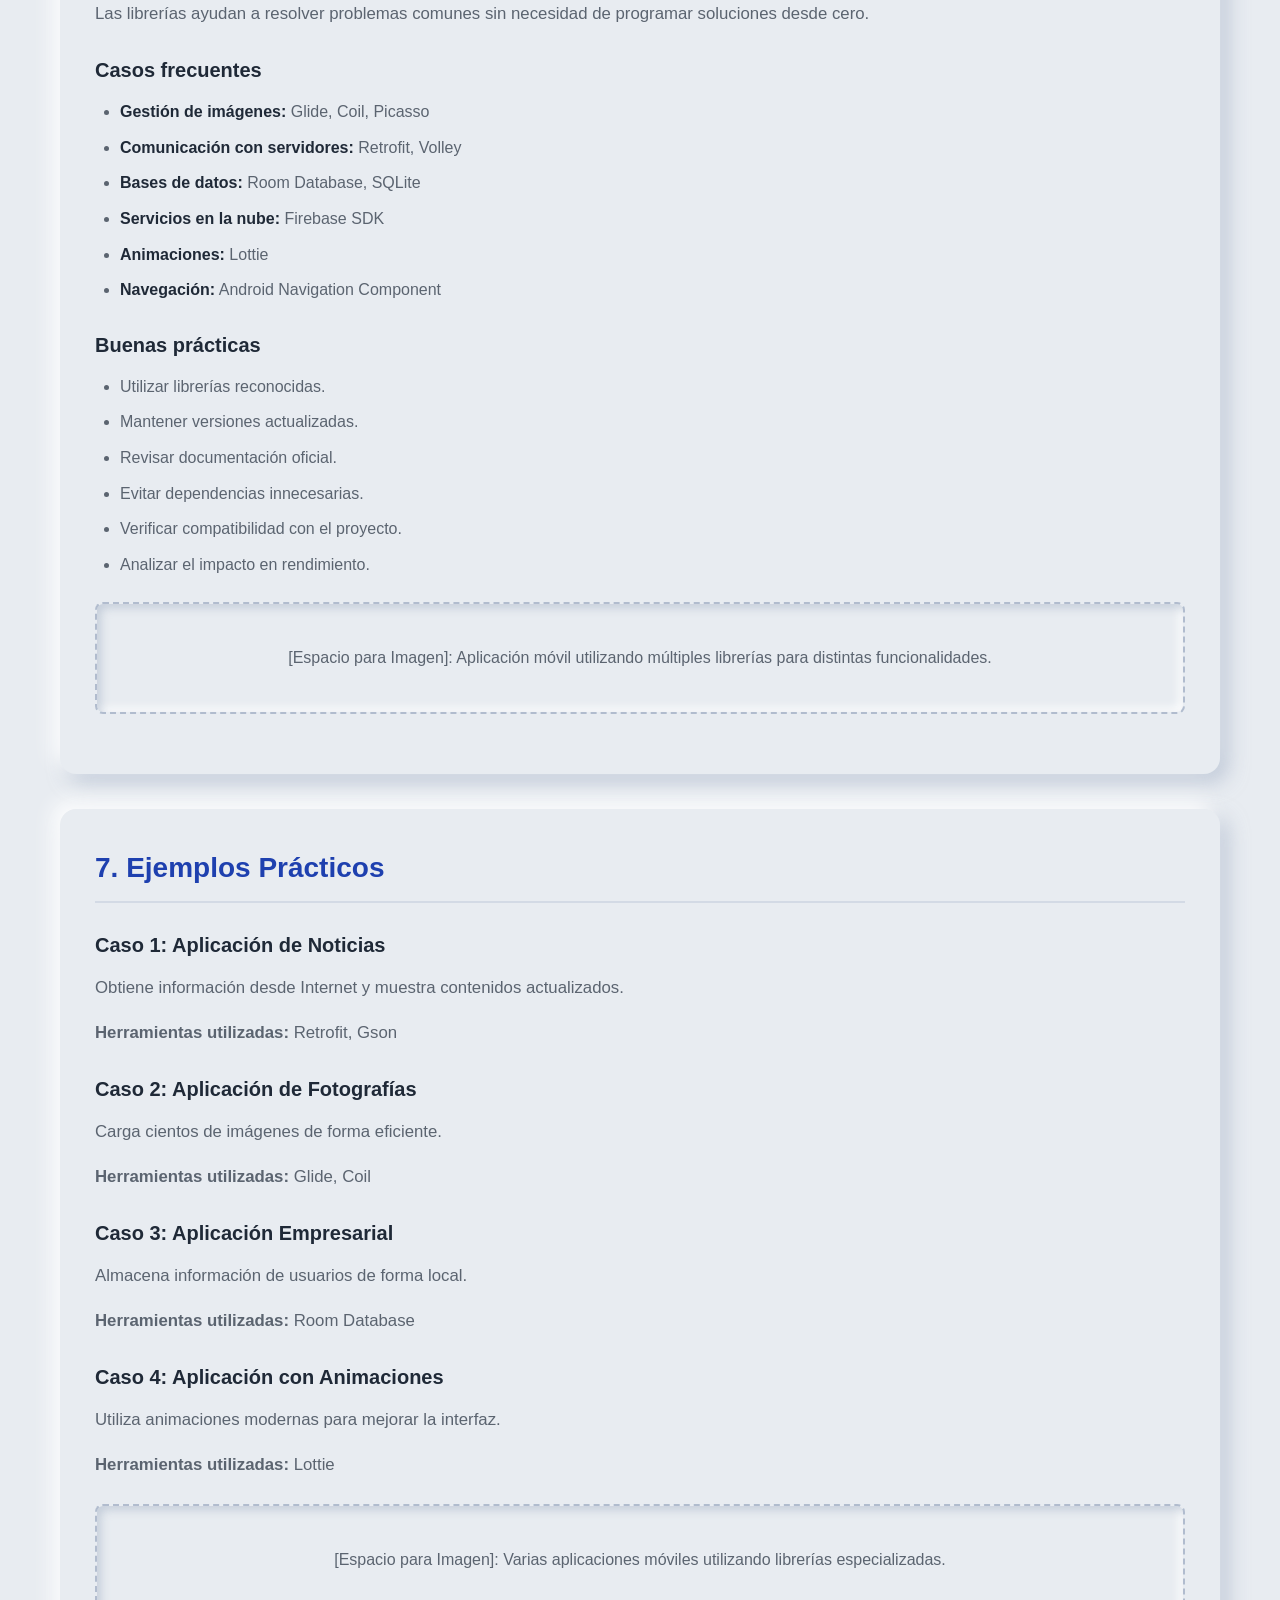
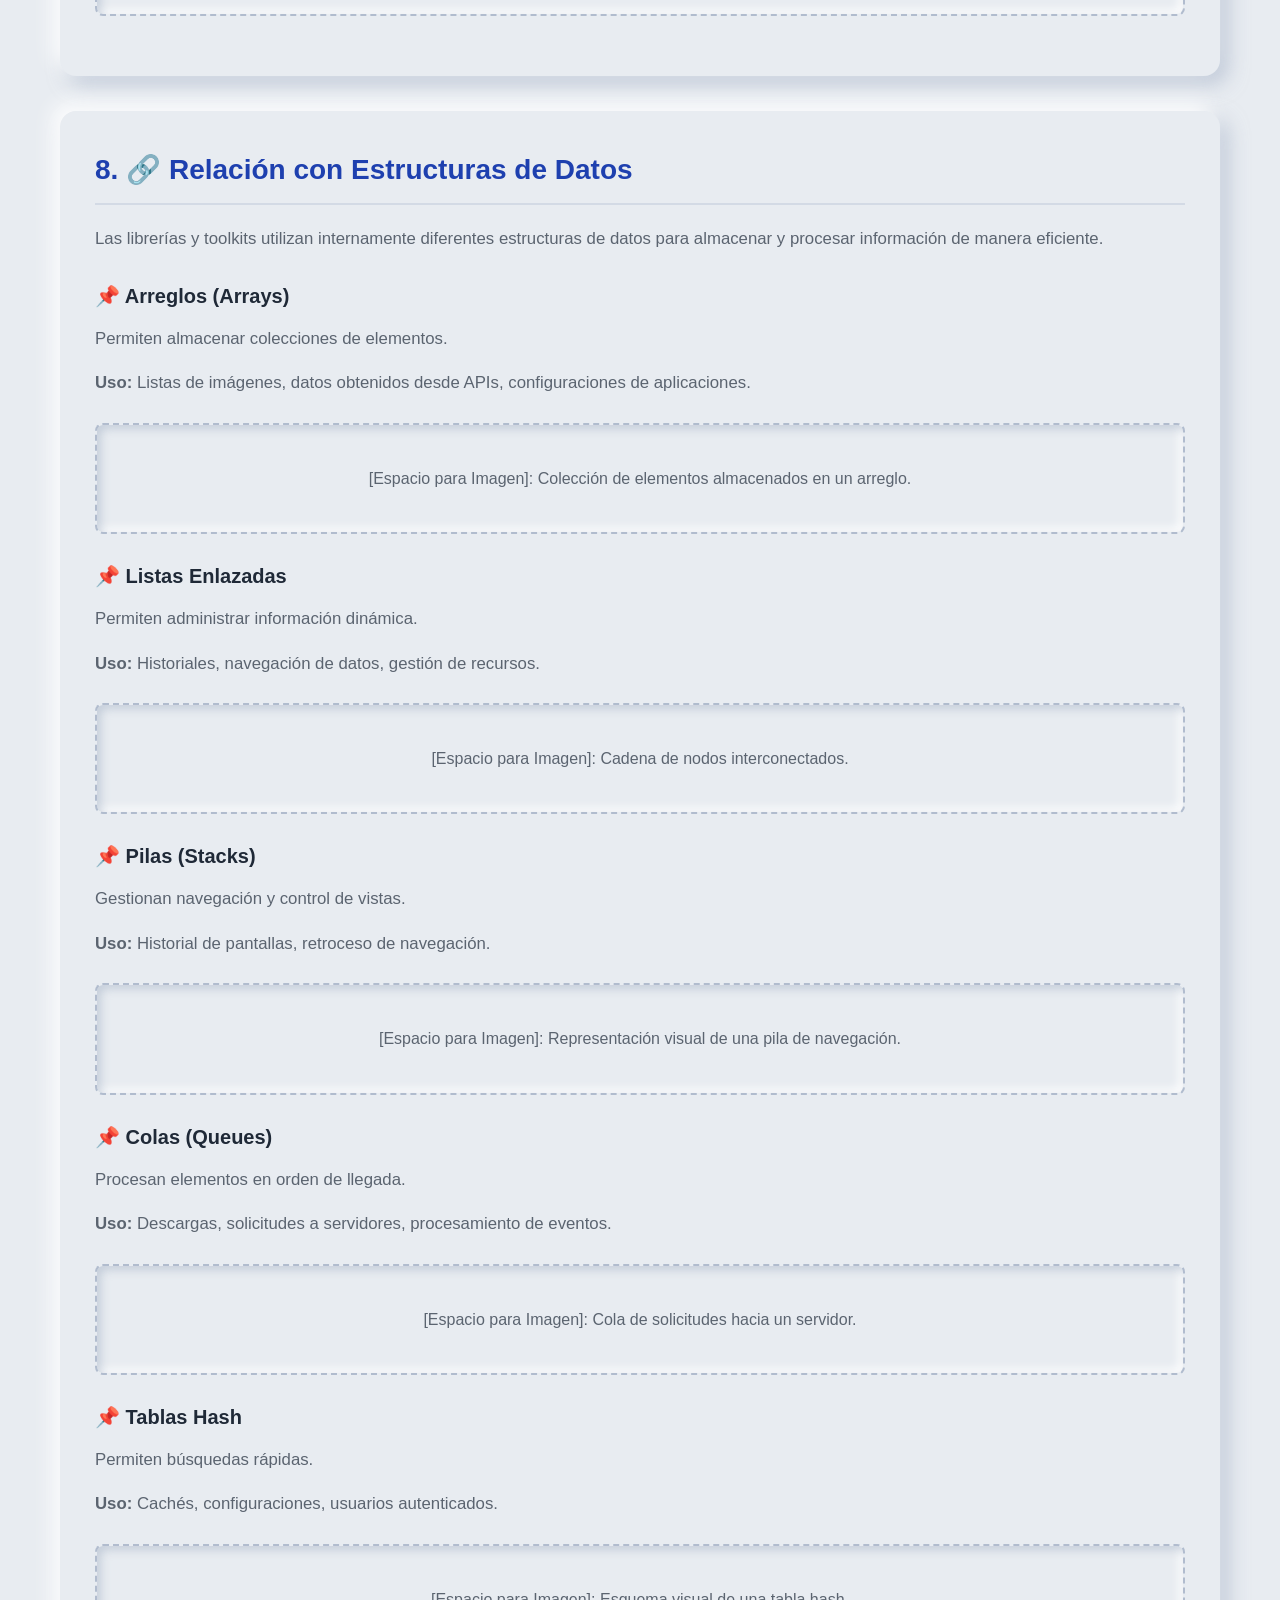
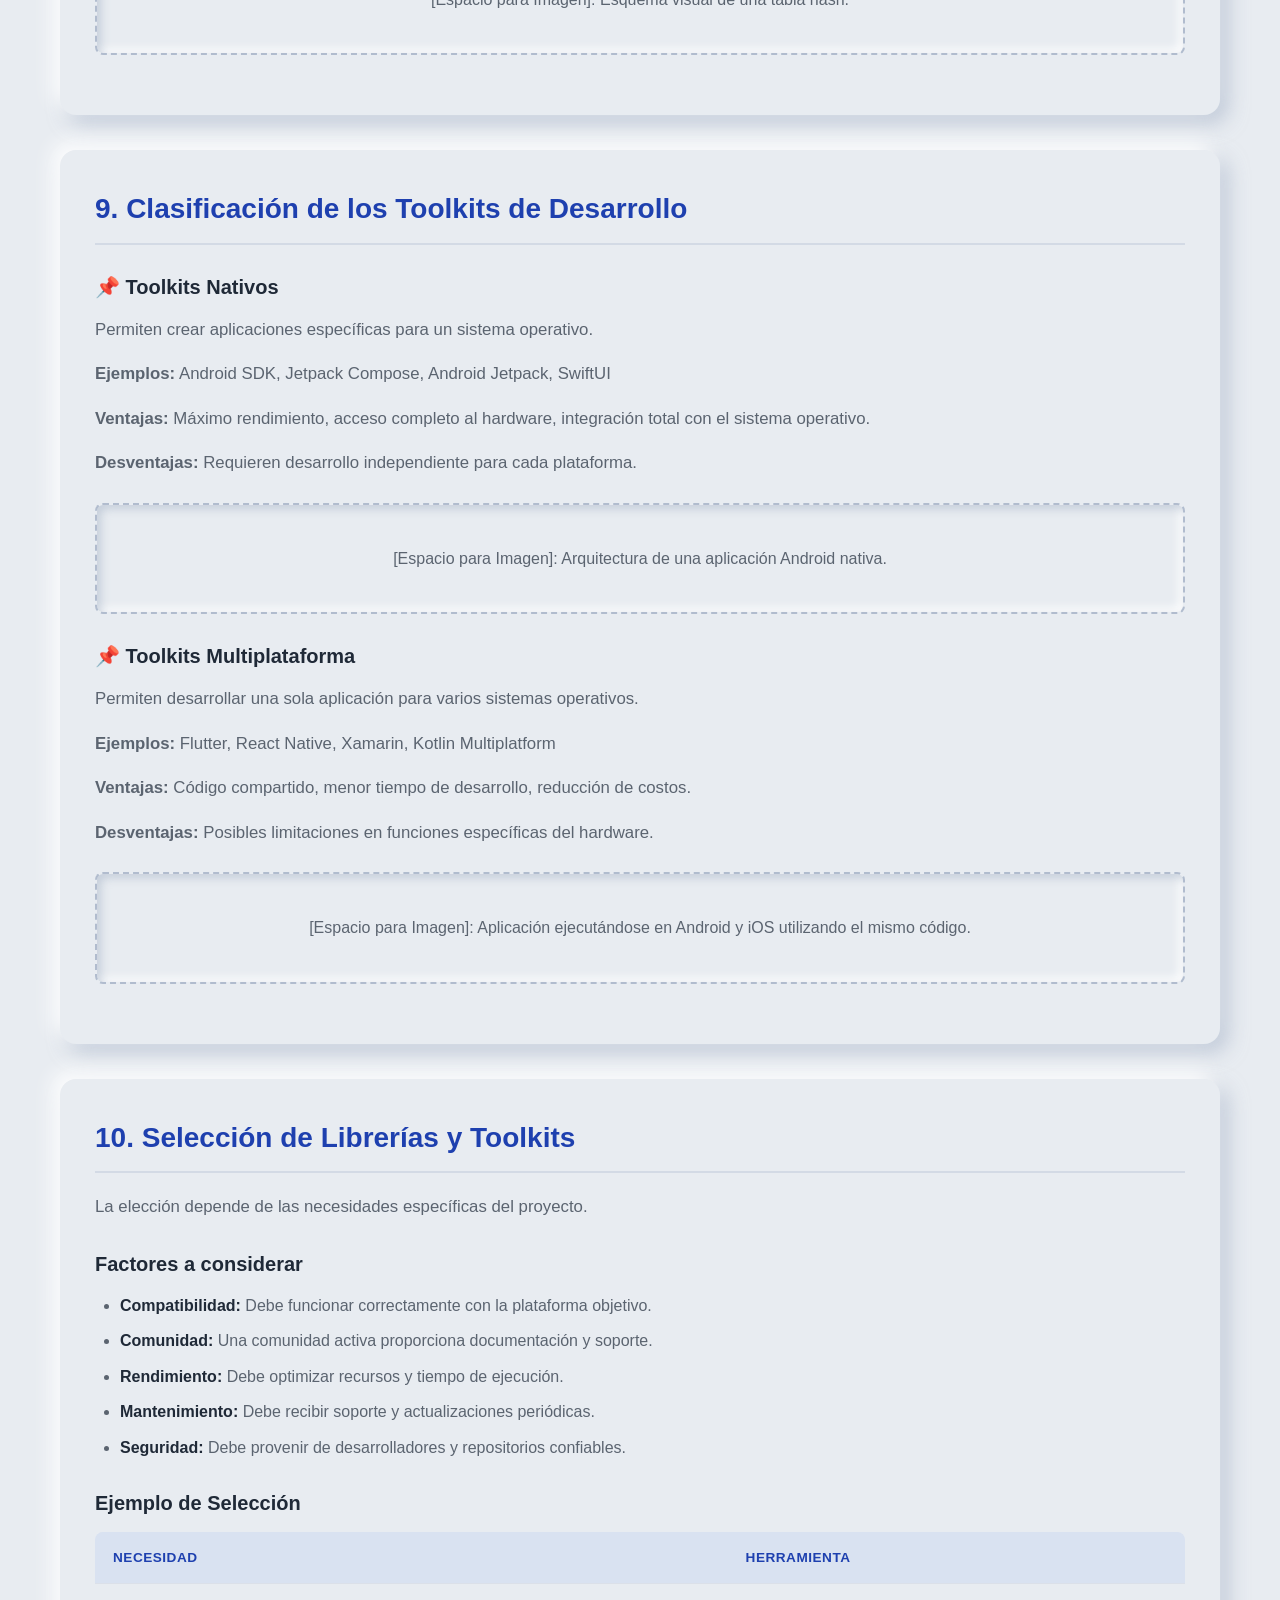
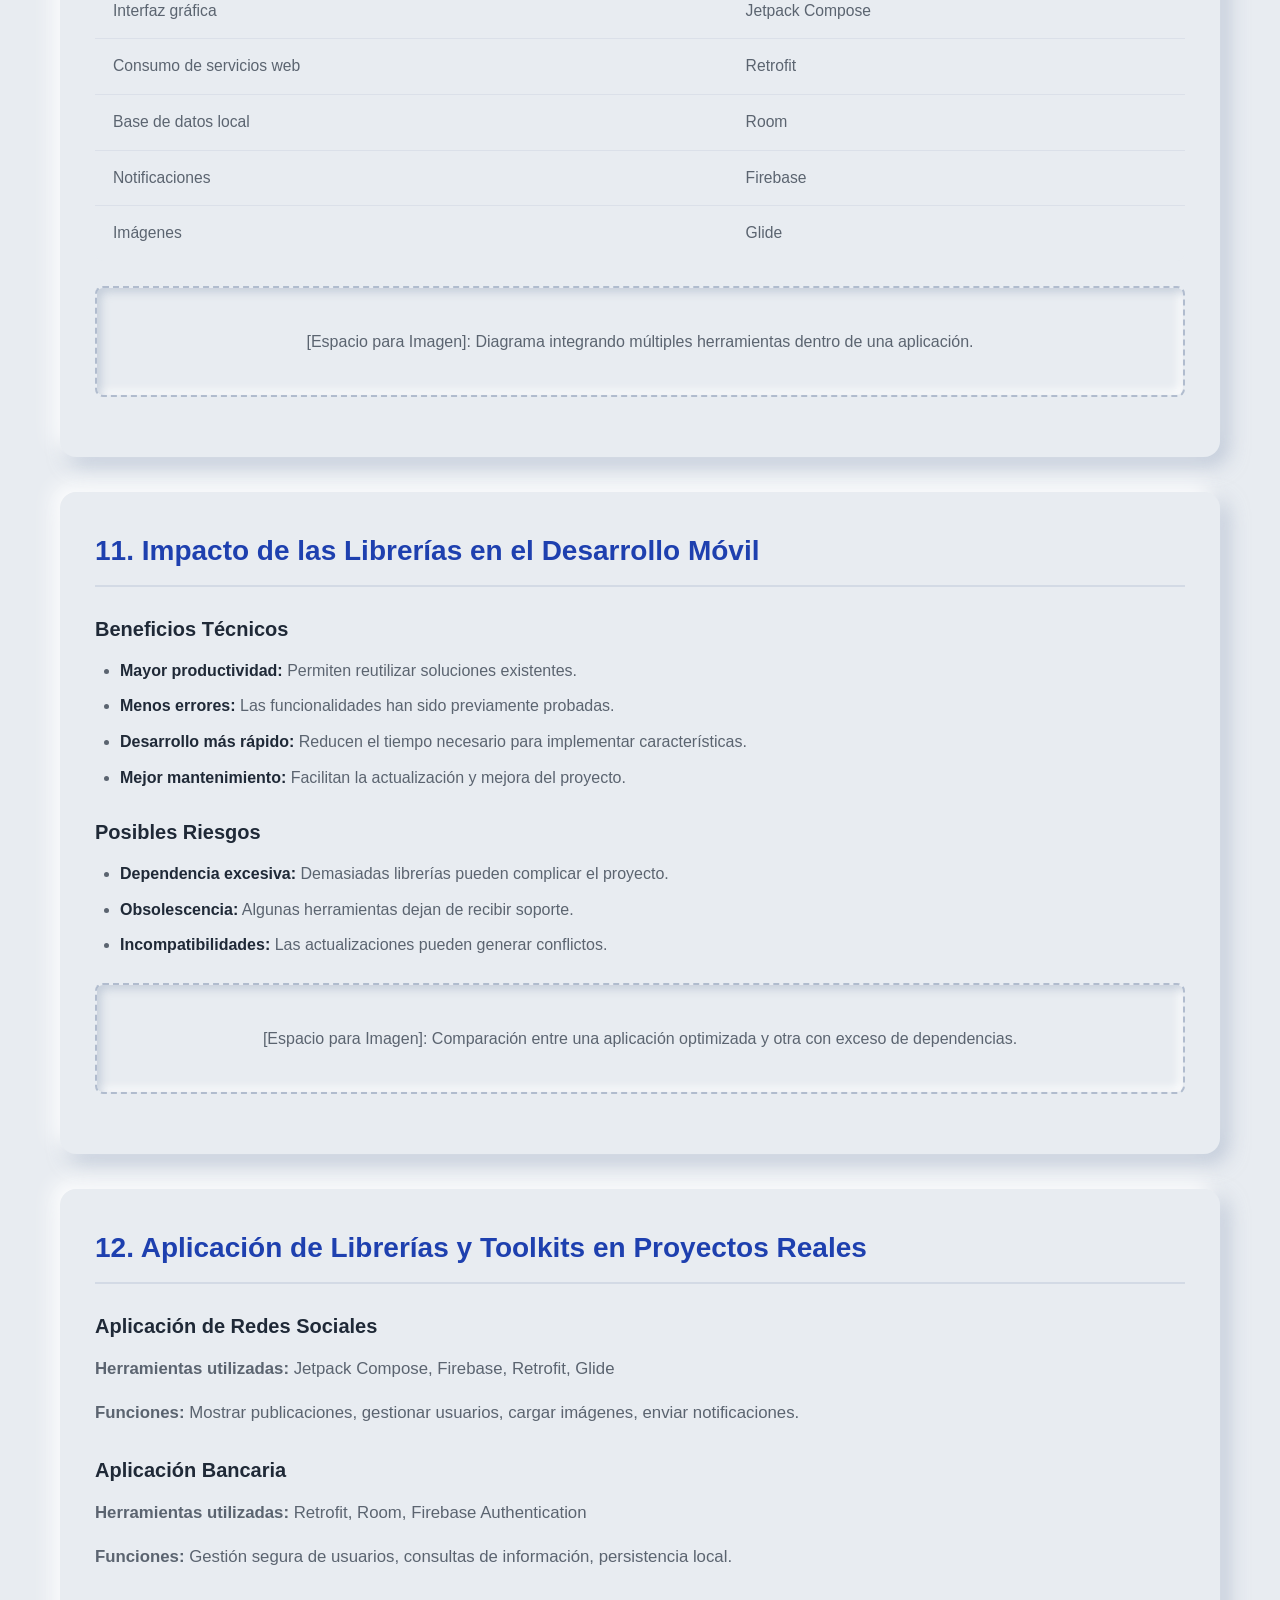
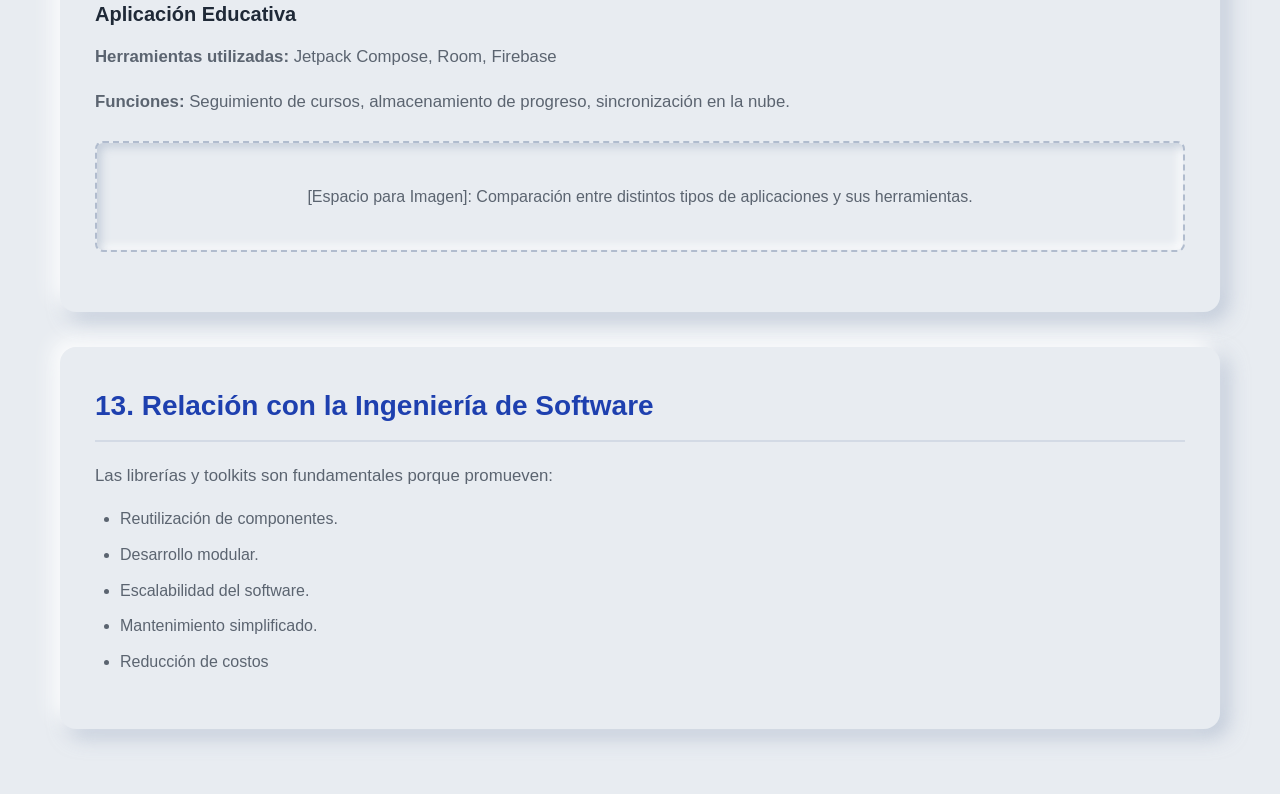
<file: pages/librerias.html>
<!DOCTYPE html>
<html lang="es">
<head>
    <meta charset="UTF-8">
    <meta name="viewport" content="width=device-width, initial-scale=1.0">
    <title>Módulo 6: Librerías y Toolkits para el Desarrollo de Aplicaciones Móviles - Tutorial</title>
    <link rel="stylesheet" href="../css/style.css">
</head>
<body>

    <!-- Navegación de retorno -->
    <nav>
        <a href="../index.html" class="back-btn">&larr; Volver al Menú Principal</a>
    </nav>

    <!-- 1️⃣ Portada / Encabezado -->
    <header>
        <h1>Módulo 6 — Librerías y Toolkits para Aplicaciones Móviles</h1>
        <p><strong>Subtítulo:</strong> Herramientas que aceleran el desarrollo y mejoran la calidad de las aplicaciones</p>
        
        <div class="img-placeholder">
            [Espacio para Imagen]: Desarrollador construyendo una aplicación móvil utilizando diversas herramientas, librerías y componentes reutilizables.
        </div>
    </header>

    <main>
        <!-- 2️⃣ ¿Qué son las Librerías y Toolkits? -->
        <section id="que-es">
            <h2>2. ¿Qué son las Librerías y Toolkits?</h2>
            <p>Las librerías y toolkits son conjuntos de recursos de software diseñados para facilitar el desarrollo de aplicaciones. Proporcionan funciones, componentes y herramientas previamente desarrolladas que permiten ahorrar tiempo y reducir complejidad.</p>
            <p>En lugar de programar todas las funcionalidades desde cero, los desarrolladores pueden reutilizar código confiable y optimizado.</p>
            <p>Las librerías suelen centrarse en tareas específicas, mientras que los toolkits ofrecen conjuntos más amplios de herramientas para construir aplicaciones completas.</p>
            
            <h3>Importancia</h3>
            <ul>
                <li>Reducen el tiempo de desarrollo.</li>
                <li>Favorecen la reutilización de código.</li>
                <li>Mejoran la productividad.</li>
                <li>Disminuyen errores de programación.</li>
                <li>Facilitan el mantenimiento.</li>
                <li>Incorporan buenas prácticas de desarrollo.</li>
                <li>Permiten crear aplicaciones más escalables.</li>
                <li>Facilitan el trabajo colaborativo.</li>
            </ul>

            <div class="img-placeholder">
                [Espacio para Imagen]: Comparación entre desarrollar una aplicación desde cero y utilizar componentes reutilizables.
            </div>

            <h3>Video Recomendado</h3>
            <ul>
                <li>Introducción a librerías, frameworks y toolkits para desarrollo móvil.</li>
            </ul>
        </section>

        <!-- 3️⃣ Diferencia entre Librerías y Toolkits -->
        <section id="diferencia">
            <h2>3. Diferencia entre Librerías y Toolkits</h2>
            
            <h3>📌 Librerías</h3>
            <p>Son colecciones de funciones o componentes especializados que resuelven tareas concretas.</p>
            <p><strong>Ejemplos:</strong> Glide, Coil, Picasso, Retrofit, Gson, Lottie</p>
            <p><strong>Características:</strong></p>
            <ul>
                <li>Funcionalidad específica.</li>
                <li>Integración sencilla.</li>
                <li>Menor tamaño.</li>
                <li>Reutilización de código.</li>
                <li>Reducen trabajo repetitivo.</li>
            </ul>

            <h3>📌 Toolkits</h3>
            <p>Son conjuntos completos de herramientas que permiten desarrollar aplicaciones de manera integral.</p>
            <p><strong>Ejemplos:</strong> Android SDK, Jetpack Compose, Android Jetpack, Flutter, React Native, Xamarin, Kotlin Multiplatform</p>
            <p><strong>Características:</strong></p>
            <ul>
                <li>Incluyen múltiples herramientas.</li>
                <li>Facilitan el desarrollo completo.</li>
                <li>Proporcionan componentes visuales.</li>
                <li>Mejoran la productividad.</li>
                <li>Integran bibliotecas, APIs y recursos.</li>
            </ul>

            <div class="img-placeholder">
                [Espacio para Imagen]: Diagrama comparativo entre una librería específica y un toolkit completo.
            </div>

            <h3>Video Recomendado</h3>
            <ul>
                <li>Librerías vs Frameworks vs Toolkits.</li>
            </ul>
        </section>

        <!-- 4️⃣ Librerías Más Utilizadas en Android -->
        <section id="librerias-android">
            <h2>4. Librerías Más Utilizadas en Android</h2>
            
            <table>
                <thead>
                    <tr>
                        <th>Librería</th>
                        <th>Función Principal</th>
                    </tr>
                </thead>
                <tbody>
                    <tr>
                        <td>Retrofit</td>
                        <td>Consumo de APIs REST</td>
                    </tr>
                    <tr>
                        <td>Glide</td>
                        <td>Carga y optimización de imágenes</td>
                    </tr>
                    <tr>
                        <td>Coil</td>
                        <td>Gestión moderna de imágenes</td>
                    </tr>
                    <tr>
                        <td>Gson</td>
                        <td>Conversión de datos JSON</td>
                    </tr>
                    <tr>
                        <td>Room</td>
                        <td>Persistencia local</td>
                    </tr>
                    <tr>
                        <td>Firebase SDK</td>
                        <td>Servicios en la nube</td>
                    </tr>
                    <tr>
                        <td>Lottie</td>
                        <td>Animaciones avanzadas</td>
                    </tr>
                </tbody>
            </table>

            <h3>✅ Ventajas</h3>
            <ul>
                <li>Menor tiempo de desarrollo.</li>
                <li>Código más limpio y organizado.</li>
                <li>Mejor rendimiento.</li>
                <li>Soluciones probadas por comunidades de desarrollo.</li>
                <li>Menos errores de implementación.</li>
            </ul>

            <h3>⚠️ Desventajas</h3>
            <ul>
                <li>Dependencia de terceros.</li>
                <li>Posibles problemas de compatibilidad.</li>
                <li>Necesidad de actualizaciones frecuentes.</li>
                <li>Incremento del tamaño final de la aplicación.</li>
            </ul>

            <div class="img-placeholder">
                [Espacio para Imagen]: Tabla visual mostrando las principales librerías Android y sus funciones.
            </div>
        </section>

        <!-- 5️⃣ Funcionamiento de las Librerías y Toolkits -->
        <section id="funcionamiento">
            <h2>5. Funcionamiento de las Librerías y Toolkits</h2>
            <p>Las librerías y toolkits actúan como capas de apoyo que proporcionan funcionalidades listas para usar dentro de una aplicación.</p>
            
            <h3>🔑 Elementos Principales</h3>
            <ul>
                <li><strong>Código de la Aplicación:</strong> Lógica desarrollada por el programador.</li>
                <li><strong>Librería:</strong> Proporciona funciones especializadas.</li>
                <li><strong>Toolkit:</strong> Ofrece herramientas integradas para el desarrollo completo.</li>
                <li><strong>Sistema Operativo:</strong> Ejecuta la aplicación y administra los recursos.</li>
                <li><strong>Usuario:</strong> Interactúa con la aplicación final.</li>
            </ul>

            <h3>🔄 Flujo de Funcionamiento</h3>
            <ol>
                <li>El desarrollador integra una librería o toolkit.</li>
                <li>La aplicación utiliza sus funciones.</li>
                <li>El sistema procesa las solicitudes.</li>
                <li>Se obtiene un resultado.</li>
                <li>El usuario interactúa con la funcionalidad implementada.</li>
            </ol>

            <div class="img-placeholder">
                [Espacio para Imagen]: Desarrollador → Librería o Toolkit → Aplicación → Usuario
            </div>
        </section>

        <!-- 6️⃣ Uso de Librerías en Aplicaciones Móviles -->
        <section id="uso-librerias">
            <h2>6. Uso de Librerías en Aplicaciones Móviles</h2>
            <p>Las librerías ayudan a resolver problemas comunes sin necesidad de programar soluciones desde cero.</p>
            
            <h3>Casos frecuentes</h3>
            <ul>
                <li><strong>Gestión de imágenes:</strong> Glide, Coil, Picasso</li>
                <li><strong>Comunicación con servidores:</strong> Retrofit, Volley</li>
                <li><strong>Bases de datos:</strong> Room Database, SQLite</li>
                <li><strong>Servicios en la nube:</strong> Firebase SDK</li>
                <li><strong>Animaciones:</strong> Lottie</li>
                <li><strong>Navegación:</strong> Android Navigation Component</li>
            </ul>

            <h3>Buenas prácticas</h3>
            <ul>
                <li>Utilizar librerías reconocidas.</li>
                <li>Mantener versiones actualizadas.</li>
                <li>Revisar documentación oficial.</li>
                <li>Evitar dependencias innecesarias.</li>
                <li>Verificar compatibilidad con el proyecto.</li>
                <li>Analizar el impacto en rendimiento.</li>
            </ul>

            <div class="img-placeholder">
                [Espacio para Imagen]: Aplicación móvil utilizando múltiples librerías para distintas funcionalidades.
            </div>
        </section>

        <!-- 7️⃣ Ejemplos Prácticos -->
        <section id="ejemplos">
            <h2>7. Ejemplos Prácticos</h2>
            
            <h3>Caso 1: Aplicación de Noticias</h3>
            <p>Obtiene información desde Internet y muestra contenidos actualizados.</p>
            <p><strong>Herramientas utilizadas:</strong> Retrofit, Gson</p>

            <h3>Caso 2: Aplicación de Fotografías</h3>
            <p>Carga cientos de imágenes de forma eficiente.</p>
            <p><strong>Herramientas utilizadas:</strong> Glide, Coil</p>

            <h3>Caso 3: Aplicación Empresarial</h3>
            <p>Almacena información de usuarios de forma local.</p>
            <p><strong>Herramientas utilizadas:</strong> Room Database</p>

            <h3>Caso 4: Aplicación con Animaciones</h3>
            <p>Utiliza animaciones modernas para mejorar la interfaz.</p>
            <p><strong>Herramientas utilizadas:</strong> Lottie</p>

            <div class="img-placeholder">
                [Espacio para Imagen]: Varias aplicaciones móviles utilizando librerías especializadas.
            </div>
        </section>

        <!-- 8️⃣ Relación con Estructuras de Datos -->
        <section id="estructuras">
            <h2>8. 🔗 Relación con Estructuras de Datos</h2>
            <p>Las librerías y toolkits utilizan internamente diferentes estructuras de datos para almacenar y procesar información de manera eficiente.</p>
            
            <h3>📌 Arreglos (Arrays)</h3>
            <p>Permiten almacenar colecciones de elementos.</p>
            <p><strong>Uso:</strong> Listas de imágenes, datos obtenidos desde APIs, configuraciones de aplicaciones.</p>
            <div class="img-placeholder">[Espacio para Imagen]: Colección de elementos almacenados en un arreglo.</div>

            <h3>📌 Listas Enlazadas</h3>
            <p>Permiten administrar información dinámica.</p>
            <p><strong>Uso:</strong> Historiales, navegación de datos, gestión de recursos.</p>
            <div class="img-placeholder">[Espacio para Imagen]: Cadena de nodos interconectados.</div>

            <h3>📌 Pilas (Stacks)</h3>
            <p>Gestionan navegación y control de vistas.</p>
            <p><strong>Uso:</strong> Historial de pantallas, retroceso de navegación.</p>
            <div class="img-placeholder">[Espacio para Imagen]: Representación visual de una pila de navegación.</div>

            <h3>📌 Colas (Queues)</h3>
            <p>Procesan elementos en orden de llegada.</p>
            <p><strong>Uso:</strong> Descargas, solicitudes a servidores, procesamiento de eventos.</p>
            <div class="img-placeholder">[Espacio para Imagen]: Cola de solicitudes hacia un servidor.</div>

            <h3>📌 Tablas Hash</h3>
            <p>Permiten búsquedas rápidas.</p>
            <p><strong>Uso:</strong> Cachés, configuraciones, usuarios autenticados.</p>
            <div class="img-placeholder">[Espacio para Imagen]: Esquema visual de una tabla hash.</div>
        </section>

        <!-- 9️⃣ Clasificación de los Toolkits de Desarrollo -->
        <section id="toolkits">
            <h2>9. Clasificación de los Toolkits de Desarrollo</h2>
            
            <h3>📌 Toolkits Nativos</h3>
            <p>Permiten crear aplicaciones específicas para un sistema operativo.</p>
            <p><strong>Ejemplos:</strong> Android SDK, Jetpack Compose, Android Jetpack, SwiftUI</p>
            <p><strong>Ventajas:</strong> Máximo rendimiento, acceso completo al hardware, integración total con el sistema operativo.</p>
            <p><strong>Desventajas:</strong> Requieren desarrollo independiente para cada plataforma.</p>
            <div class="img-placeholder">[Espacio para Imagen]: Arquitectura de una aplicación Android nativa.</div>

            <h3>📌 Toolkits Multiplataforma</h3>
            <p>Permiten desarrollar una sola aplicación para varios sistemas operativos.</p>
            <p><strong>Ejemplos:</strong> Flutter, React Native, Xamarin, Kotlin Multiplatform</p>
            <p><strong>Ventajas:</strong> Código compartido, menor tiempo de desarrollo, reducción de costos.</p>
            <p><strong>Desventajas:</strong> Posibles limitaciones en funciones específicas del hardware.</p>
            <div class="img-placeholder">[Espacio para Imagen]: Aplicación ejecutándose en Android y iOS utilizando el mismo código.</div>
        </section>

        <!-- 🔟 Selección de Librerías y Toolkits -->
        <section id="seleccion">
            <h2>10. Selección de Librerías y Toolkits</h2>
            <p>La elección depende de las necesidades específicas del proyecto.</p>
            
            <h3>Factores a considerar</h3>
            <ul>
                <li><strong>Compatibilidad:</strong> Debe funcionar correctamente con la plataforma objetivo.</li>
                <li><strong>Comunidad:</strong> Una comunidad activa proporciona documentación y soporte.</li>
                <li><strong>Rendimiento:</strong> Debe optimizar recursos y tiempo de ejecución.</li>
                <li><strong>Mantenimiento:</strong> Debe recibir soporte y actualizaciones periódicas.</li>
                <li><strong>Seguridad:</strong> Debe provenir de desarrolladores y repositorios confiables.</li>
            </ul>

            <h3>Ejemplo de Selección</h3>
            <table>
                <thead>
                    <tr>
                        <th>Necesidad</th>
                        <th>Herramienta</th>
                    </tr>
                </thead>
                <tbody>
                    <tr>
                        <td>Interfaz gráfica</td>
                        <td>Jetpack Compose</td>
                    </tr>
                    <tr>
                        <td>Consumo de servicios web</td>
                        <td>Retrofit</td>
                    </tr>
                    <tr>
                        <td>Base de datos local</td>
                        <td>Room</td>
                    </tr>
                    <tr>
                        <td>Notificaciones</td>
                        <td>Firebase</td>
                    </tr>
                    <tr>
                        <td>Imágenes</td>
                        <td>Glide</td>
                    </tr>
                </tbody>
            </table>

            <div class="img-placeholder">
                [Espacio para Imagen]: Diagrama integrando múltiples herramientas dentro de una aplicación.
            </div>
        </section>

        <!-- 1️⃣1️⃣ Impacto de las Librerías en el Desarrollo Móvil -->
        <section id="impacto">
            <h2>11. Impacto de las Librerías en el Desarrollo Móvil</h2>
            
            <h3>Beneficios Técnicos</h3>
            <ul>
                <li><strong>Mayor productividad:</strong> Permiten reutilizar soluciones existentes.</li>
                <li><strong>Menos errores:</strong> Las funcionalidades han sido previamente probadas.</li>
                <li><strong>Desarrollo más rápido:</strong> Reducen el tiempo necesario para implementar características.</li>
                <li><strong>Mejor mantenimiento:</strong> Facilitan la actualización y mejora del proyecto.</li>
            </ul>

            <h3>Posibles Riesgos</h3>
            <ul>
                <li><strong>Dependencia excesiva:</strong> Demasiadas librerías pueden complicar el proyecto.</li>
                <li><strong>Obsolescencia:</strong> Algunas herramientas dejan de recibir soporte.</li>
                <li><strong>Incompatibilidades:</strong> Las actualizaciones pueden generar conflictos.</li>
            </ul>

            <div class="img-placeholder">
                [Espacio para Imagen]: Comparación entre una aplicación optimizada y otra con exceso de dependencias.
            </div>
        </section>

        <!-- 1️⃣2️⃣ Aplicación de Librerías y Toolkits en Proyectos Reales -->
        <section id="proyectos-reales">
            <h2>12. Aplicación de Librerías y Toolkits en Proyectos Reales</h2>
            
            <h3>Aplicación de Redes Sociales</h3>
            <p><strong>Herramientas utilizadas:</strong> Jetpack Compose, Firebase, Retrofit, Glide</p>
            <p><strong>Funciones:</strong> Mostrar publicaciones, gestionar usuarios, cargar imágenes, enviar notificaciones.</p>

            <h3>Aplicación Bancaria</h3>
            <p><strong>Herramientas utilizadas:</strong> Retrofit, Room, Firebase Authentication</p>
            <p><strong>Funciones:</strong> Gestión segura de usuarios, consultas de información, persistencia local.</p>

            <h3>Aplicación Educativa</h3>
            <p><strong>Herramientas utilizadas:</strong> Jetpack Compose, Room, Firebase</p>
            <p><strong>Funciones:</strong> Seguimiento de cursos, almacenamiento de progreso, sincronización en la nube.</p>

            <div class="img-placeholder">
                [Espacio para Imagen]: Comparación entre distintos tipos de aplicaciones y sus herramientas.
            </div>
        </section>

        <!-- 1️⃣3️⃣ Relación con la Ingeniería de Software -->
        <section id="ingenieria-software">
            <h2>13. Relación con la Ingeniería de Software</h2>
            <p>Las librerías y toolkits son fundamentales porque promueven:</p>
            <ul>
                <li>Reutilización de componentes.</li>
                <li>Desarrollo modular.</li>
                <li>Escalabilidad del software.</li>
                <li>Mantenimiento simplificado.</li>
                <li>Reducción de costos
</file>
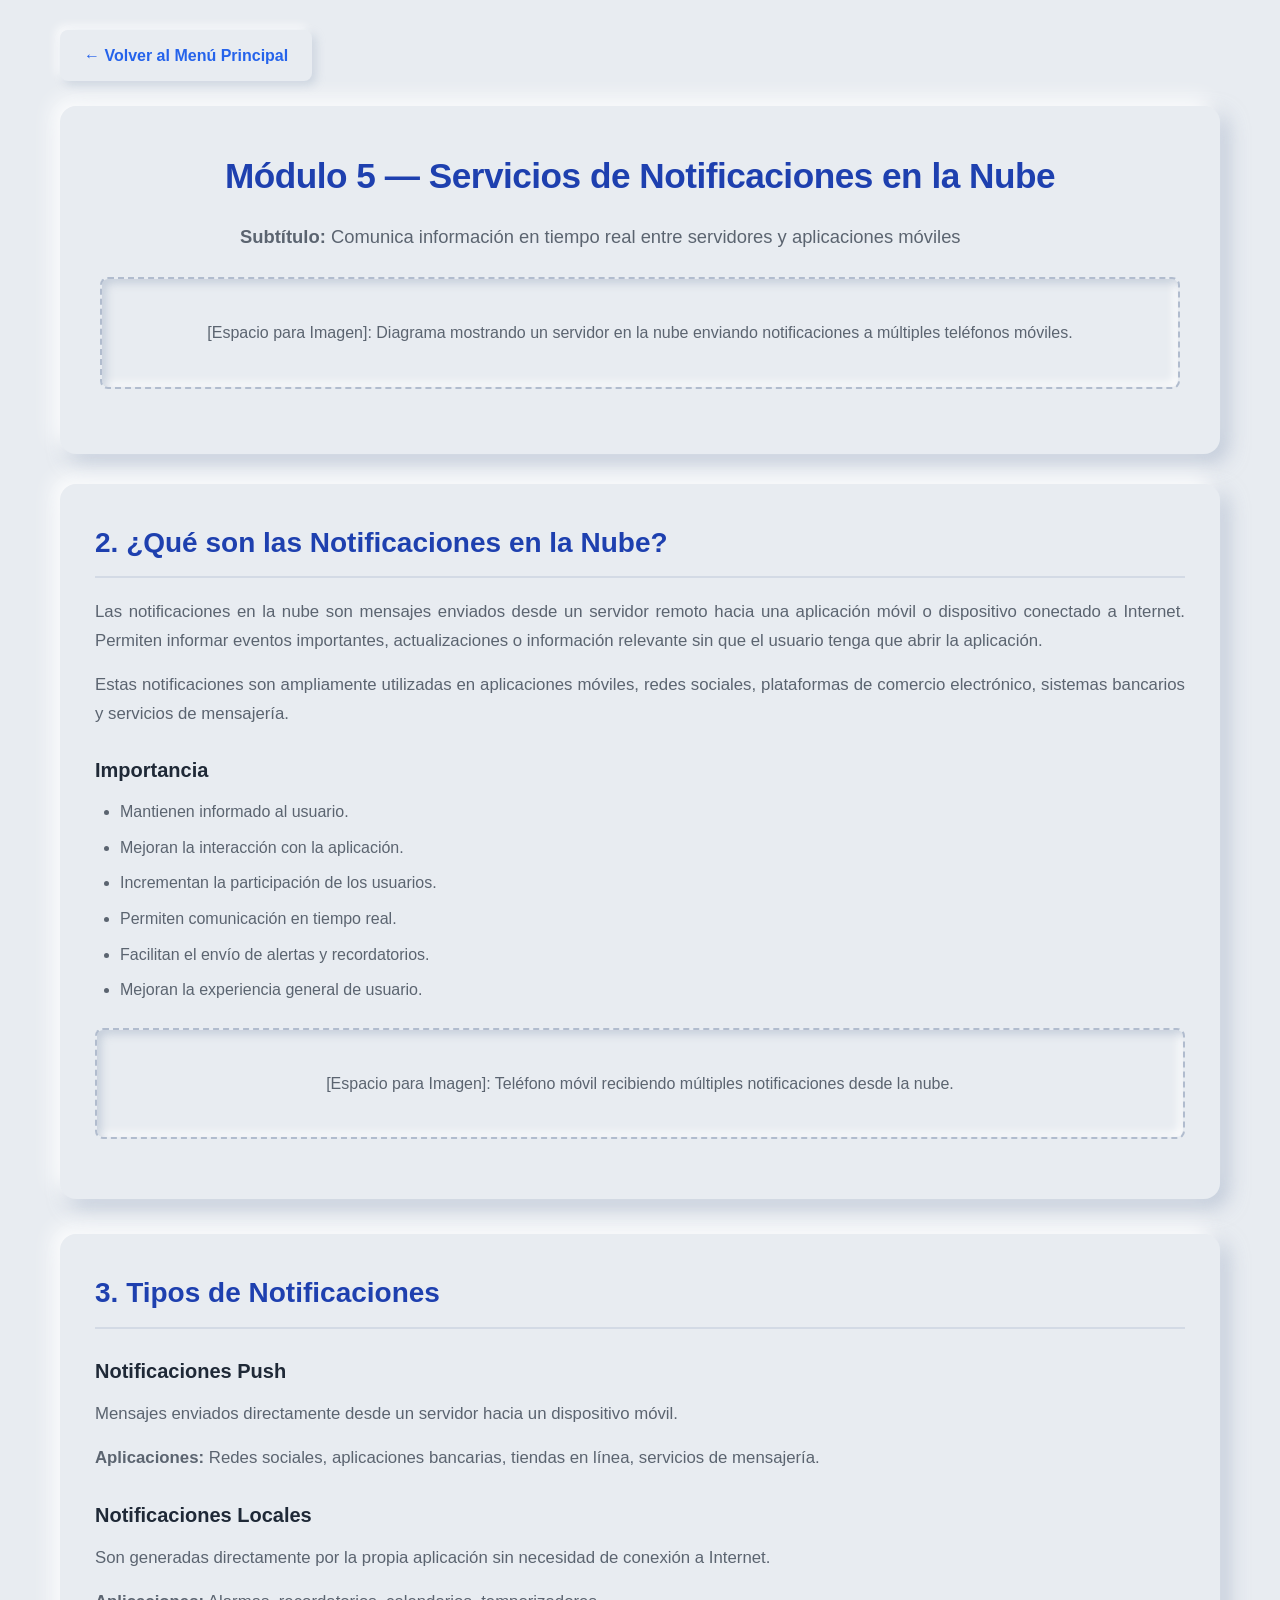
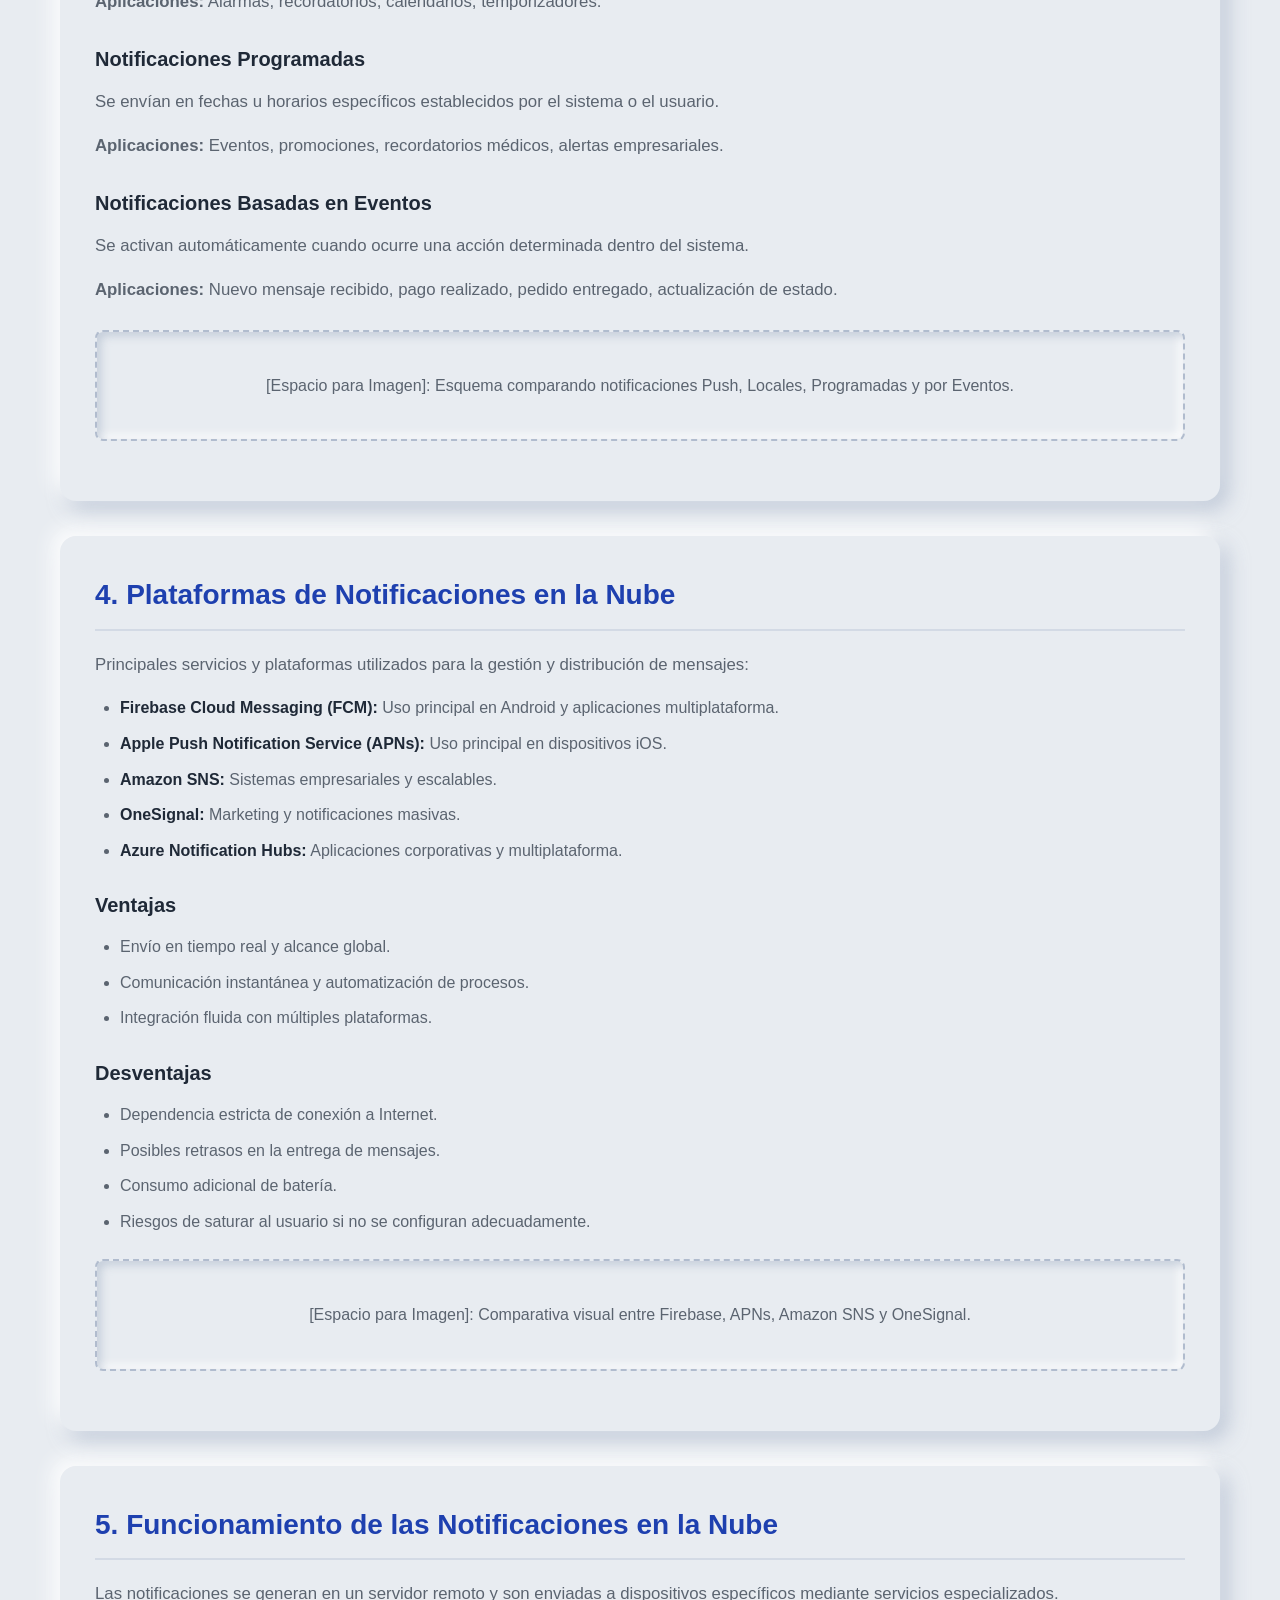
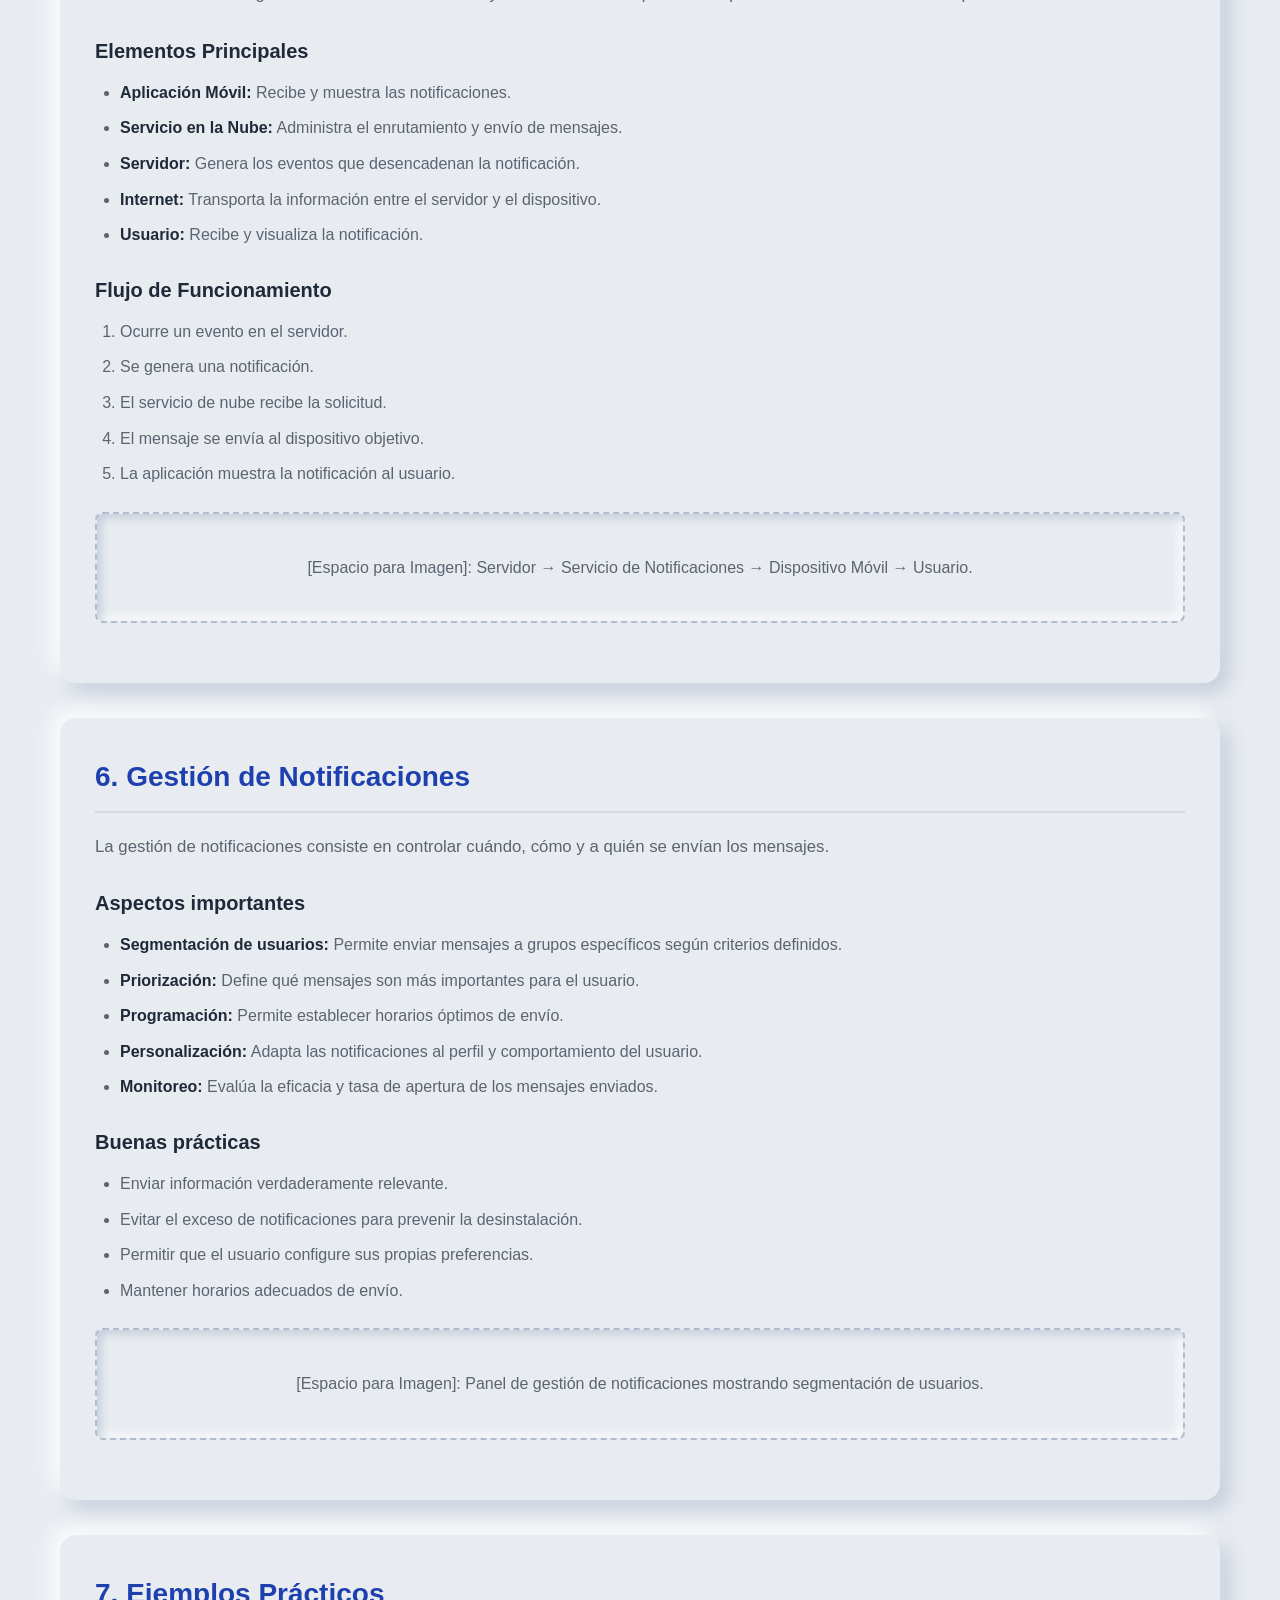
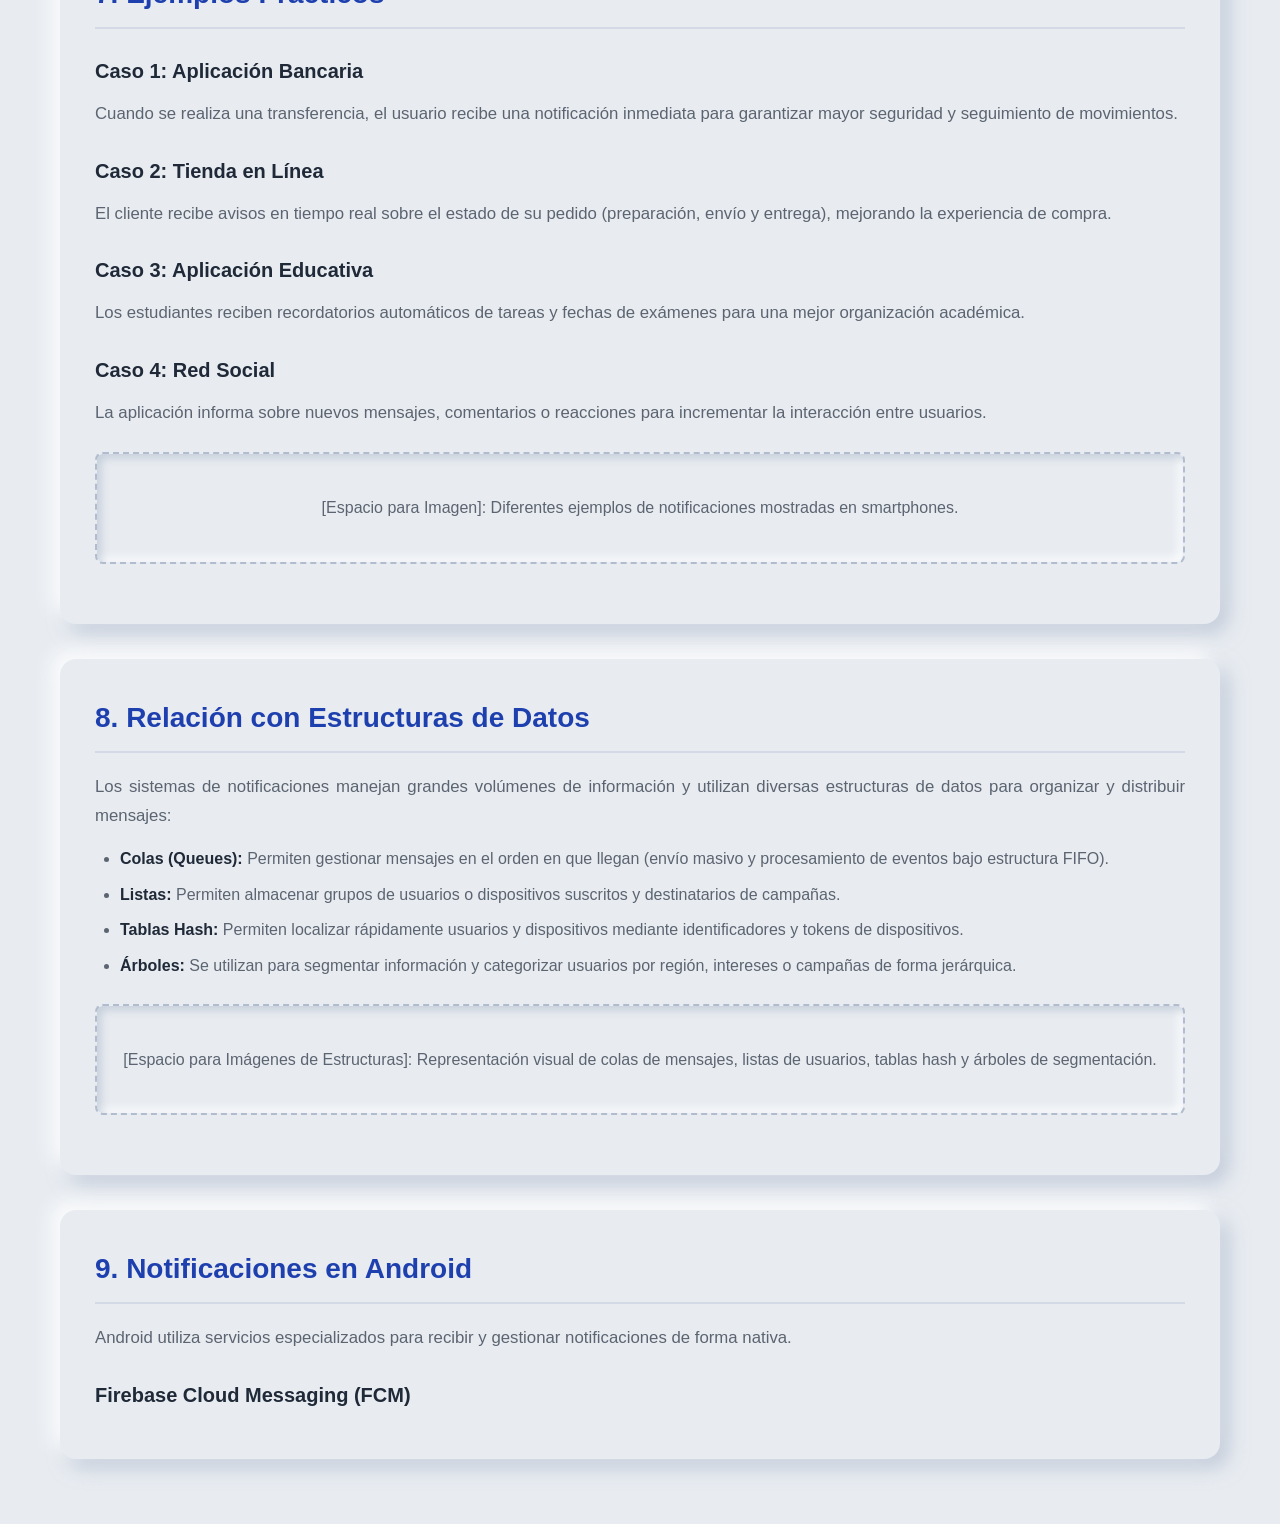
<file: pages/notificacion.html>
<!DOCTYPE html>
<html lang="es">
<head>
    <meta charset="UTF-8">
    <meta name="viewport" content="width=device-width, initial-scale=1.0">
    <title>Módulo 5: Servicios de Notificaciones en la Nube - Tutorial</title>
    <link rel="stylesheet" href="../css/style.css">
</head>
<body>

    <!-- Navegación de retorno -->
    <nav>
        <a href="../index.html" class="back-btn">&larr; Volver al Menú Principal</a>
    </nav>

    <!-- 1️⃣ Portada / Encabezado -->
    <header>
        <h1>Módulo 5 — Servicios de Notificaciones en la Nube</h1>
        <p><strong>Subtítulo:</strong> Comunica información en tiempo real entre servidores y aplicaciones móviles</p>
        
        <div class="img-placeholder">
            [Espacio para Imagen]: Diagrama mostrando un servidor en la nube enviando notificaciones a múltiples teléfonos móviles.
        </div>
    </header>

    <main>
        <!-- 2️⃣ ¿Qué son las Notificaciones en la Nube? -->
        <section id="que-es">
            <h2>2. ¿Qué son las Notificaciones en la Nube?</h2>
            <p>Las notificaciones en la nube son mensajes enviados desde un servidor remoto hacia una aplicación móvil o dispositivo conectado a Internet. Permiten informar eventos importantes, actualizaciones o información relevante sin que el usuario tenga que abrir la aplicación.</p>
            <p>Estas notificaciones son ampliamente utilizadas en aplicaciones móviles, redes sociales, plataformas de comercio electrónico, sistemas bancarios y servicios de mensajería.</p>
            
            <h3>Importancia</h3>
            <ul>
                <li>Mantienen informado al usuario.</li>
                <li>Mejoran la interacción con la aplicación.</li>
                <li>Incrementan la participación de los usuarios.</li>
                <li>Permiten comunicación en tiempo real.</li>
                <li>Facilitan el envío de alertas y recordatorios.</li>
                <li>Mejoran la experiencia general de usuario.</li>
            </ul>

            <div class="img-placeholder">
                [Espacio para Imagen]: Teléfono móvil recibiendo múltiples notificaciones desde la nube.
            </div>
        </section>

        <!-- 3️⃣ Tipos de Notificaciones -->
        <section id="tipos">
            <h2>3. Tipos de Notificaciones</h2>
            
            <h3>Notificaciones Push</h3>
            <p>Mensajes enviados directamente desde un servidor hacia un dispositivo móvil.</p>
            <p><strong>Aplicaciones:</strong> Redes sociales, aplicaciones bancarias, tiendas en línea, servicios de mensajería.</p>

            <h3>Notificaciones Locales</h3>
            <p>Son generadas directamente por la propia aplicación sin necesidad de conexión a Internet.</p>
            <p><strong>Aplicaciones:</strong> Alarmas, recordatorios, calendarios, temporizadores.</p>

            <h3>Notificaciones Programadas</h3>
            <p>Se envían en fechas u horarios específicos establecidos por el sistema o el usuario.</p>
            <p><strong>Aplicaciones:</strong> Eventos, promociones, recordatorios médicos, alertas empresariales.</p>

            <h3>Notificaciones Basadas en Eventos</h3>
            <p>Se activan automáticamente cuando ocurre una acción determinada dentro del sistema.</p>
            <p><strong>Aplicaciones:</strong> Nuevo mensaje recibido, pago realizado, pedido entregado, actualización de estado.</p>

            <div class="img-placeholder">
                [Espacio para Imagen]: Esquema comparando notificaciones Push, Locales, Programadas y por Eventos.
            </div>
        </section>

        <!-- 4️⃣ Plataformas de Notificaciones en la Nube -->
        <section id="plataformas">
            <h2>4. Plataformas de Notificaciones en la Nube</h2>
            <p>Principales servicios y plataformas utilizados para la gestión y distribución de mensajes:</p>
            <ul>
                <li><strong>Firebase Cloud Messaging (FCM):</strong> Uso principal en Android y aplicaciones multiplataforma.</li>
                <li><strong>Apple Push Notification Service (APNs):</strong> Uso principal en dispositivos iOS.</li>
                <li><strong>Amazon SNS:</strong> Sistemas empresariales y escalables.</li>
                <li><strong>OneSignal:</strong> Marketing y notificaciones masivas.</li>
                <li><strong>Azure Notification Hubs:</strong> Aplicaciones corporativas y multiplataforma.</li>
            </ul>

            <h3>Ventajas</h3>
            <ul>
                <li>Envío en tiempo real y alcance global.</li>
                <li>Comunicación instantánea y automatización de procesos.</li>
                <li>Integración fluida con múltiples plataformas.</li>
            </ul>

            <h3>Desventajas</h3>
            <ul>
                <li>Dependencia estricta de conexión a Internet.</li>
                <li>Posibles retrasos en la entrega de mensajes.</li>
                <li>Consumo adicional de batería.</li>
                <li>Riesgos de saturar al usuario si no se configuran adecuadamente.</li>
            </ul>

            <div class="img-placeholder">
                [Espacio para Imagen]: Comparativa visual entre Firebase, APNs, Amazon SNS y OneSignal.
            </div>
        </section>

        <!-- 5️⃣ Funcionamiento de las Notificaciones en la Nube -->
        <section id="funcionamiento">
            <h2>5. Funcionamiento de las Notificaciones en la Nube</h2>
            <p>Las notificaciones se generan en un servidor remoto y son enviadas a dispositivos específicos mediante servicios especializados.</p>
            
            <h3>Elementos Principales</h3>
            <ul>
                <li><strong>Aplicación Móvil:</strong> Recibe y muestra las notificaciones.</li>
                <li><strong>Servicio en la Nube:</strong> Administra el enrutamiento y envío de mensajes.</li>
                <li><strong>Servidor:</strong> Genera los eventos que desencadenan la notificación.</li>
                <li><strong>Internet:</strong> Transporta la información entre el servidor y el dispositivo.</li>
                <li><strong>Usuario:</strong> Recibe y visualiza la notificación.</li>
            </ul>

            <h3>Flujo de Funcionamiento</h3>
            <ol>
                <li>Ocurre un evento en el servidor.</li>
                <li>Se genera una notificación.</li>
                <li>El servicio de nube recibe la solicitud.</li>
                <li>El mensaje se envía al dispositivo objetivo.</li>
                <li>La aplicación muestra la notificación al usuario.</li>
            </ol>

            <div class="img-placeholder">
                [Espacio para Imagen]: Servidor → Servicio de Notificaciones → Dispositivo Móvil → Usuario.
            </div>
        </section>

        <!-- 6️⃣ Gestión de Notificaciones -->
        <section id="gestion">
            <h2>6. Gestión de Notificaciones</h2>
            <p>La gestión de notificaciones consiste en controlar cuándo, cómo y a quién se envían los mensajes.</p>
            
            <h3>Aspectos importantes</h3>
            <ul>
                <li><strong>Segmentación de usuarios:</strong> Permite enviar mensajes a grupos específicos según criterios definidos.</li>
                <li><strong>Priorización:</strong> Define qué mensajes son más importantes para el usuario.</li>
                <li><strong>Programación:</strong> Permite establecer horarios óptimos de envío.</li>
                <li><strong>Personalización:</strong> Adapta las notificaciones al perfil y comportamiento del usuario.</li>
                <li><strong>Monitoreo:</strong> Evalúa la eficacia y tasa de apertura de los mensajes enviados.</li>
            </ul>

            <h3>Buenas prácticas</h3>
            <ul>
                <li>Enviar información verdaderamente relevante.</li>
                <li>Evitar el exceso de notificaciones para prevenir la desinstalación.</li>
                <li>Permitir que el usuario configure sus propias preferencias.</li>
                <li>Mantener horarios adecuados de envío.</li>
            </ul>

            <div class="img-placeholder">
                [Espacio para Imagen]: Panel de gestión de notificaciones mostrando segmentación de usuarios.
            </div>
        </section>

        <!-- 7️⃣ Ejemplos Prácticos -->
        <section id="ejemplos">
            <h2>7. Ejemplos Prácticos</h2>
            
            <h3>Caso 1: Aplicación Bancaria</h3>
            <p>Cuando se realiza una transferencia, el usuario recibe una notificación inmediata para garantizar mayor seguridad y seguimiento de movimientos.</p>

            <h3>Caso 2: Tienda en Línea</h3>
            <p>El cliente recibe avisos en tiempo real sobre el estado de su pedido (preparación, envío y entrega), mejorando la experiencia de compra.</p>

            <h3>Caso 3: Aplicación Educativa</h3>
            <p>Los estudiantes reciben recordatorios automáticos de tareas y fechas de exámenes para una mejor organización académica.</p>

            <h3>Caso 4: Red Social</h3>
            <p>La aplicación informa sobre nuevos mensajes, comentarios o reacciones para incrementar la interacción entre usuarios.</p>

            <div class="img-placeholder">
                [Espacio para Imagen]: Diferentes ejemplos de notificaciones mostradas en smartphones.
            </div>
        </section>

        <!-- 8️⃣ Relación con Estructuras de Datos -->
        <section id="estructuras">
            <h2>8. Relación con Estructuras de Datos</h2>
            <p>Los sistemas de notificaciones manejan grandes volúmenes de información y utilizan diversas estructuras de datos para organizar y distribuir mensajes:</p>
            <ul>
                <li><strong>Colas (Queues):</strong> Permiten gestionar mensajes en el orden en que llegan (envío masivo y procesamiento de eventos bajo estructura FIFO).</li>
                <li><strong>Listas:</strong> Permiten almacenar grupos de usuarios o dispositivos suscritos y destinatarios de campañas.</li>
                <li><strong>Tablas Hash:</strong> Permiten localizar rápidamente usuarios y dispositivos mediante identificadores y tokens de dispositivos.</li>
                <li><strong>Árboles:</strong> Se utilizan para segmentar información y categorizar usuarios por región, intereses o campañas de forma jerárquica.</li>
            </ul>

            <div class="img-placeholder">
                [Espacio para Imágenes de Estructuras]: Representación visual de colas de mensajes, listas de usuarios, tablas hash y árboles de segmentación.
            </div>
        </section>

        <!-- 9️⃣ Notificaciones en Android -->
        <section id="android">
            <h2>9. Notificaciones en Android</h2>
            <p>Android utiliza servicios especializados para recibir y gestionar notificaciones de forma nativa.</p>
            
            <h3>Firebase Cloud Messaging (FCM)</h3>
</file>
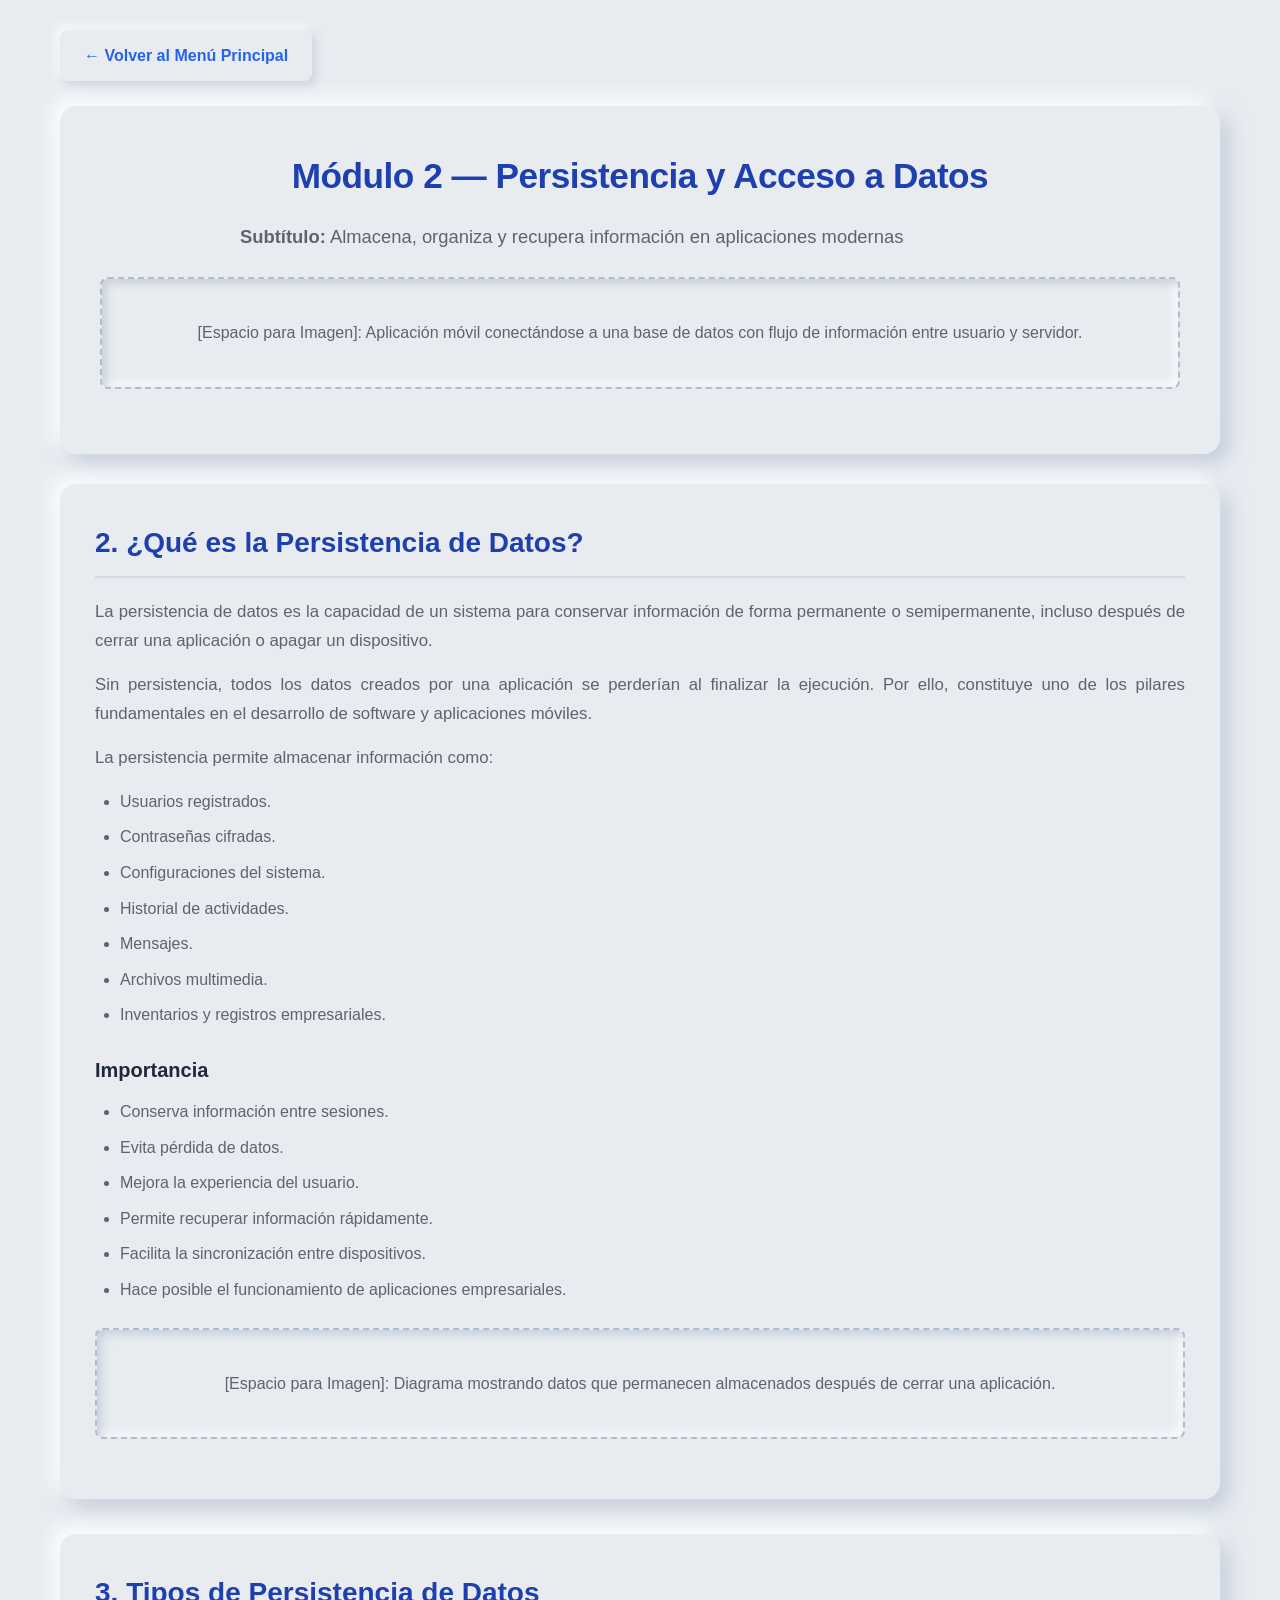
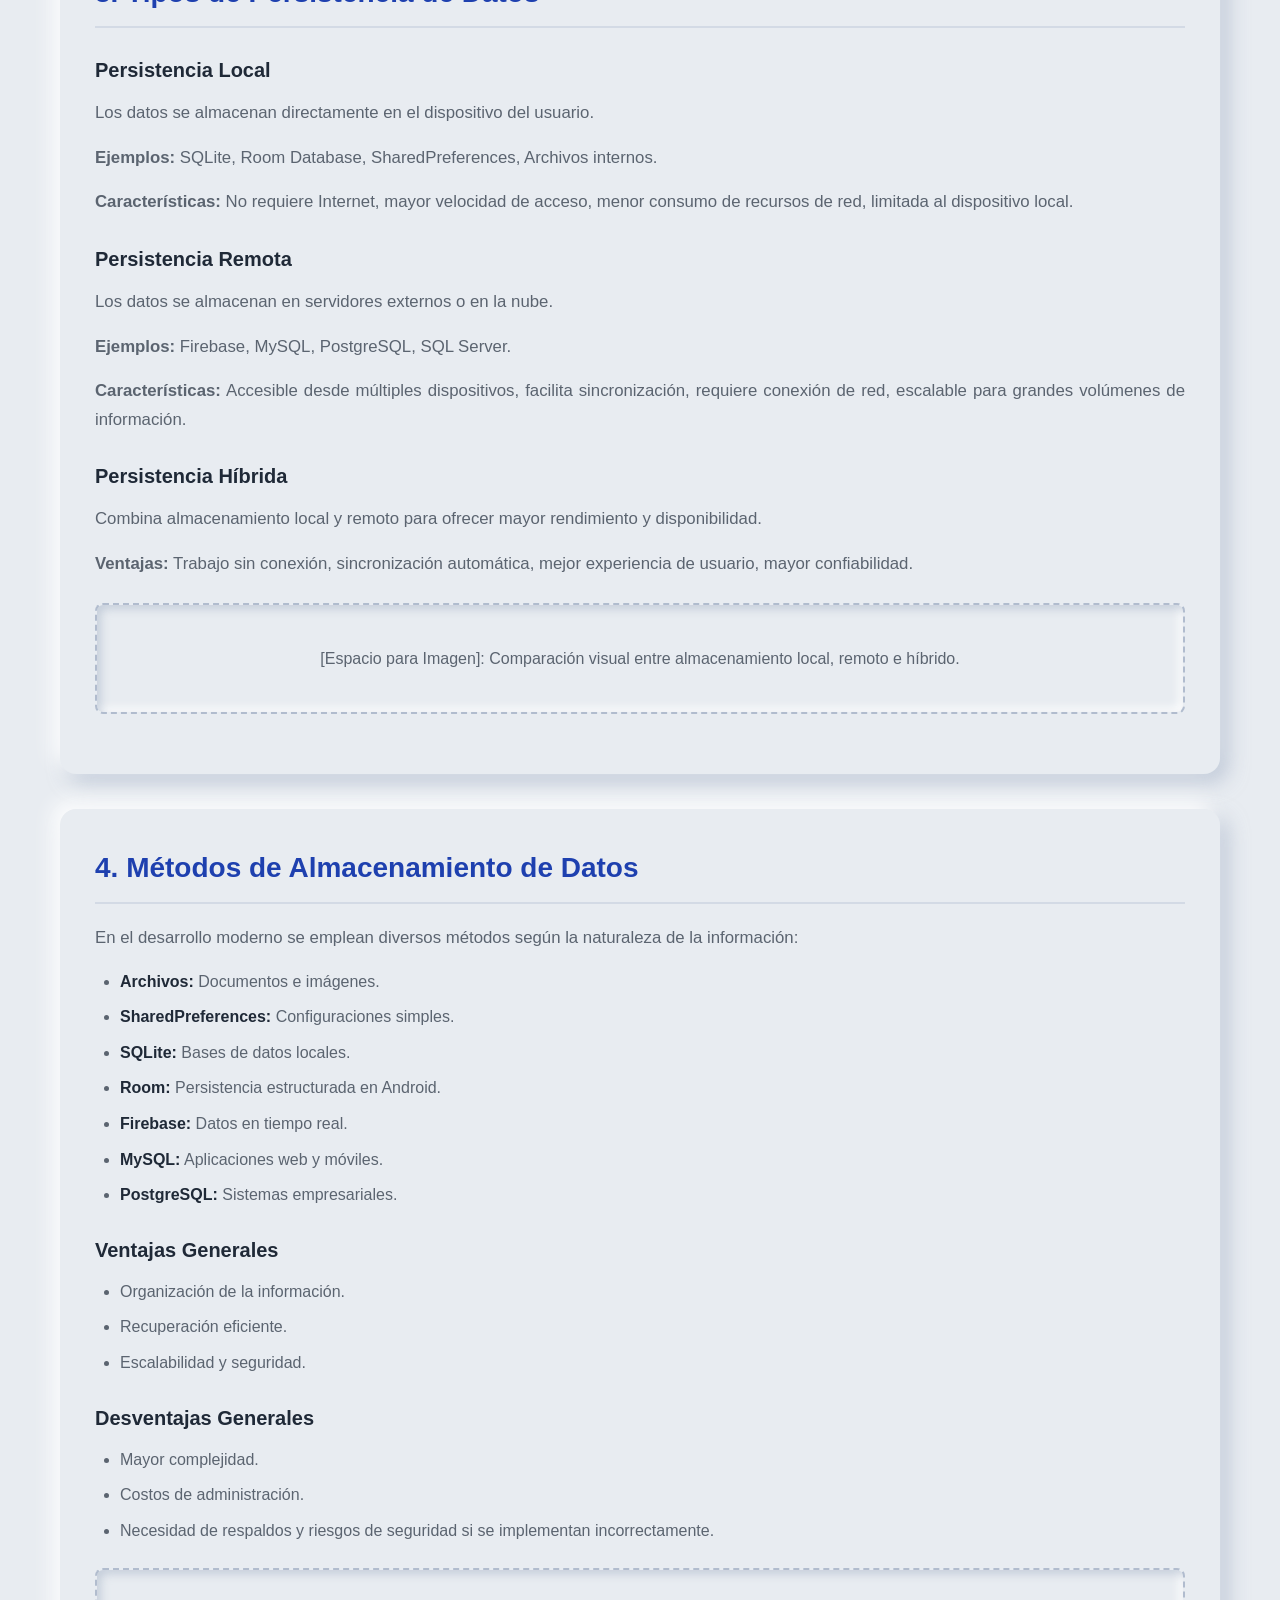
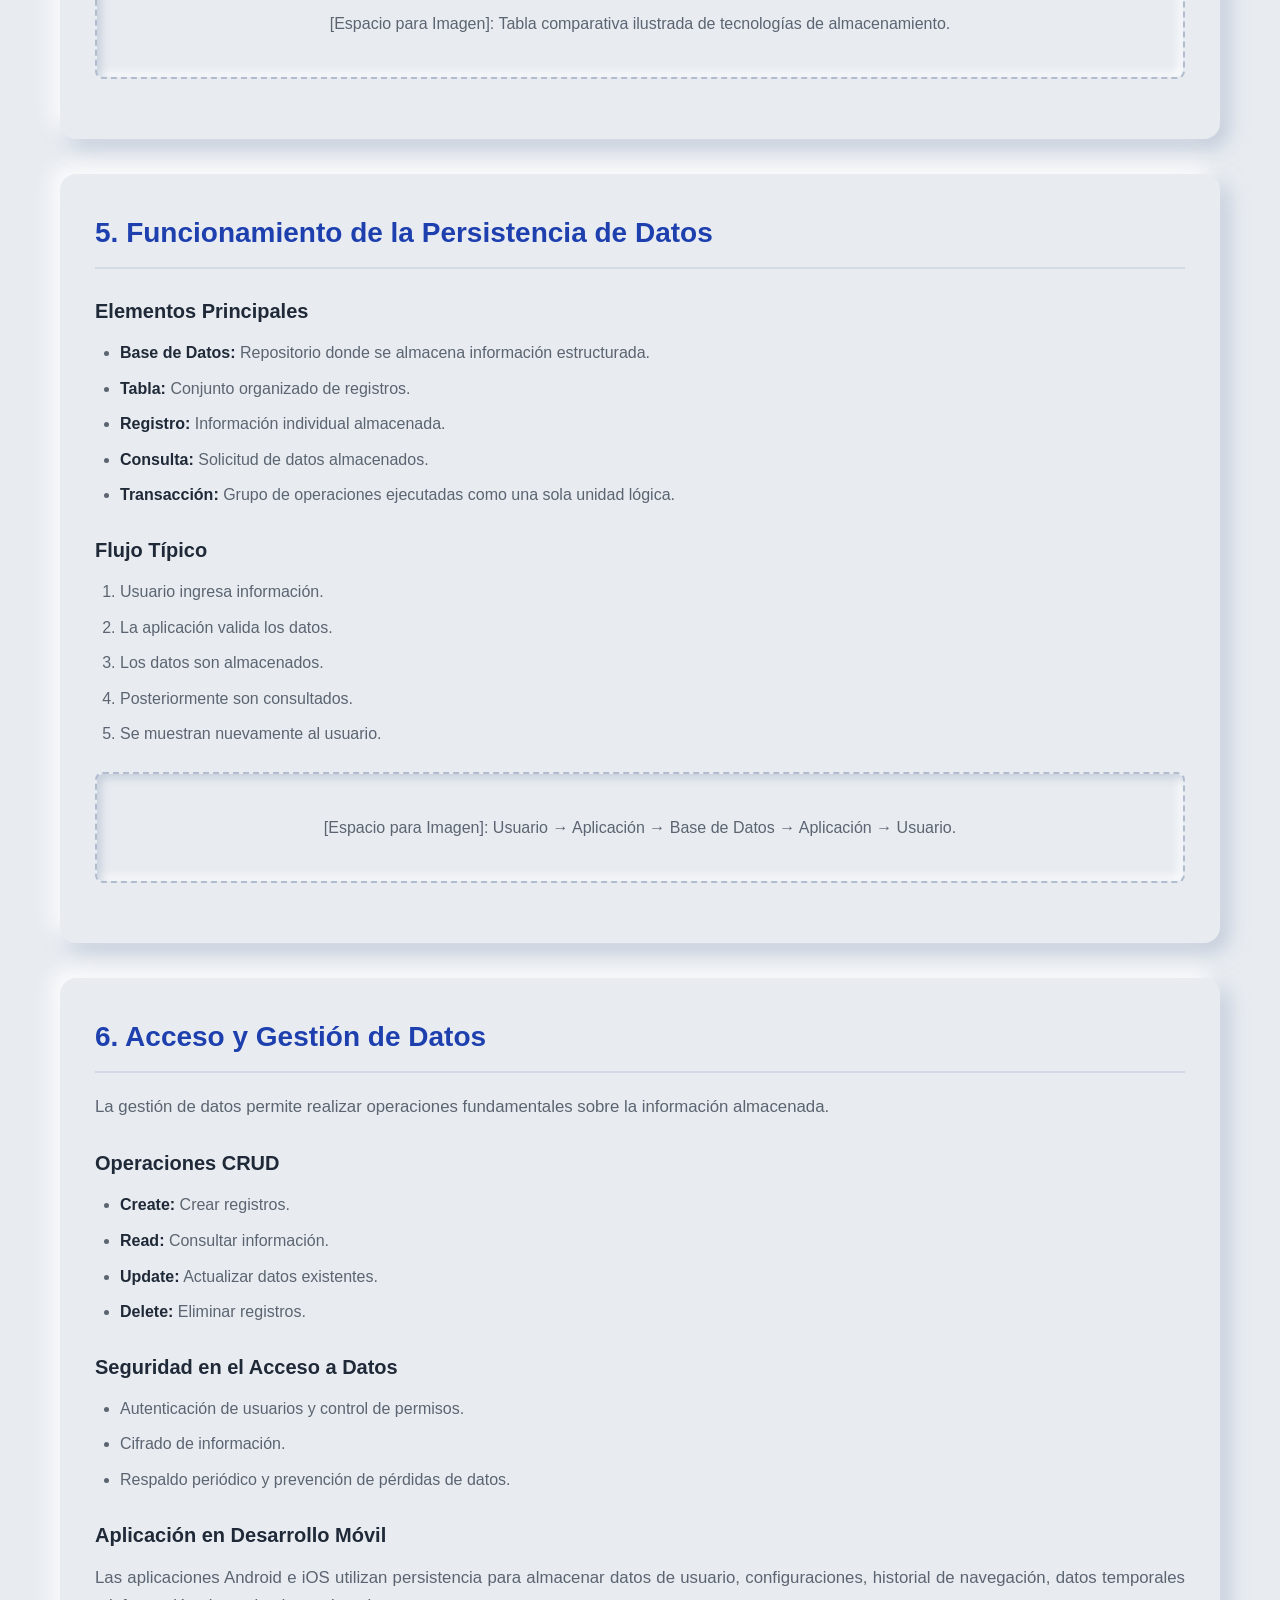
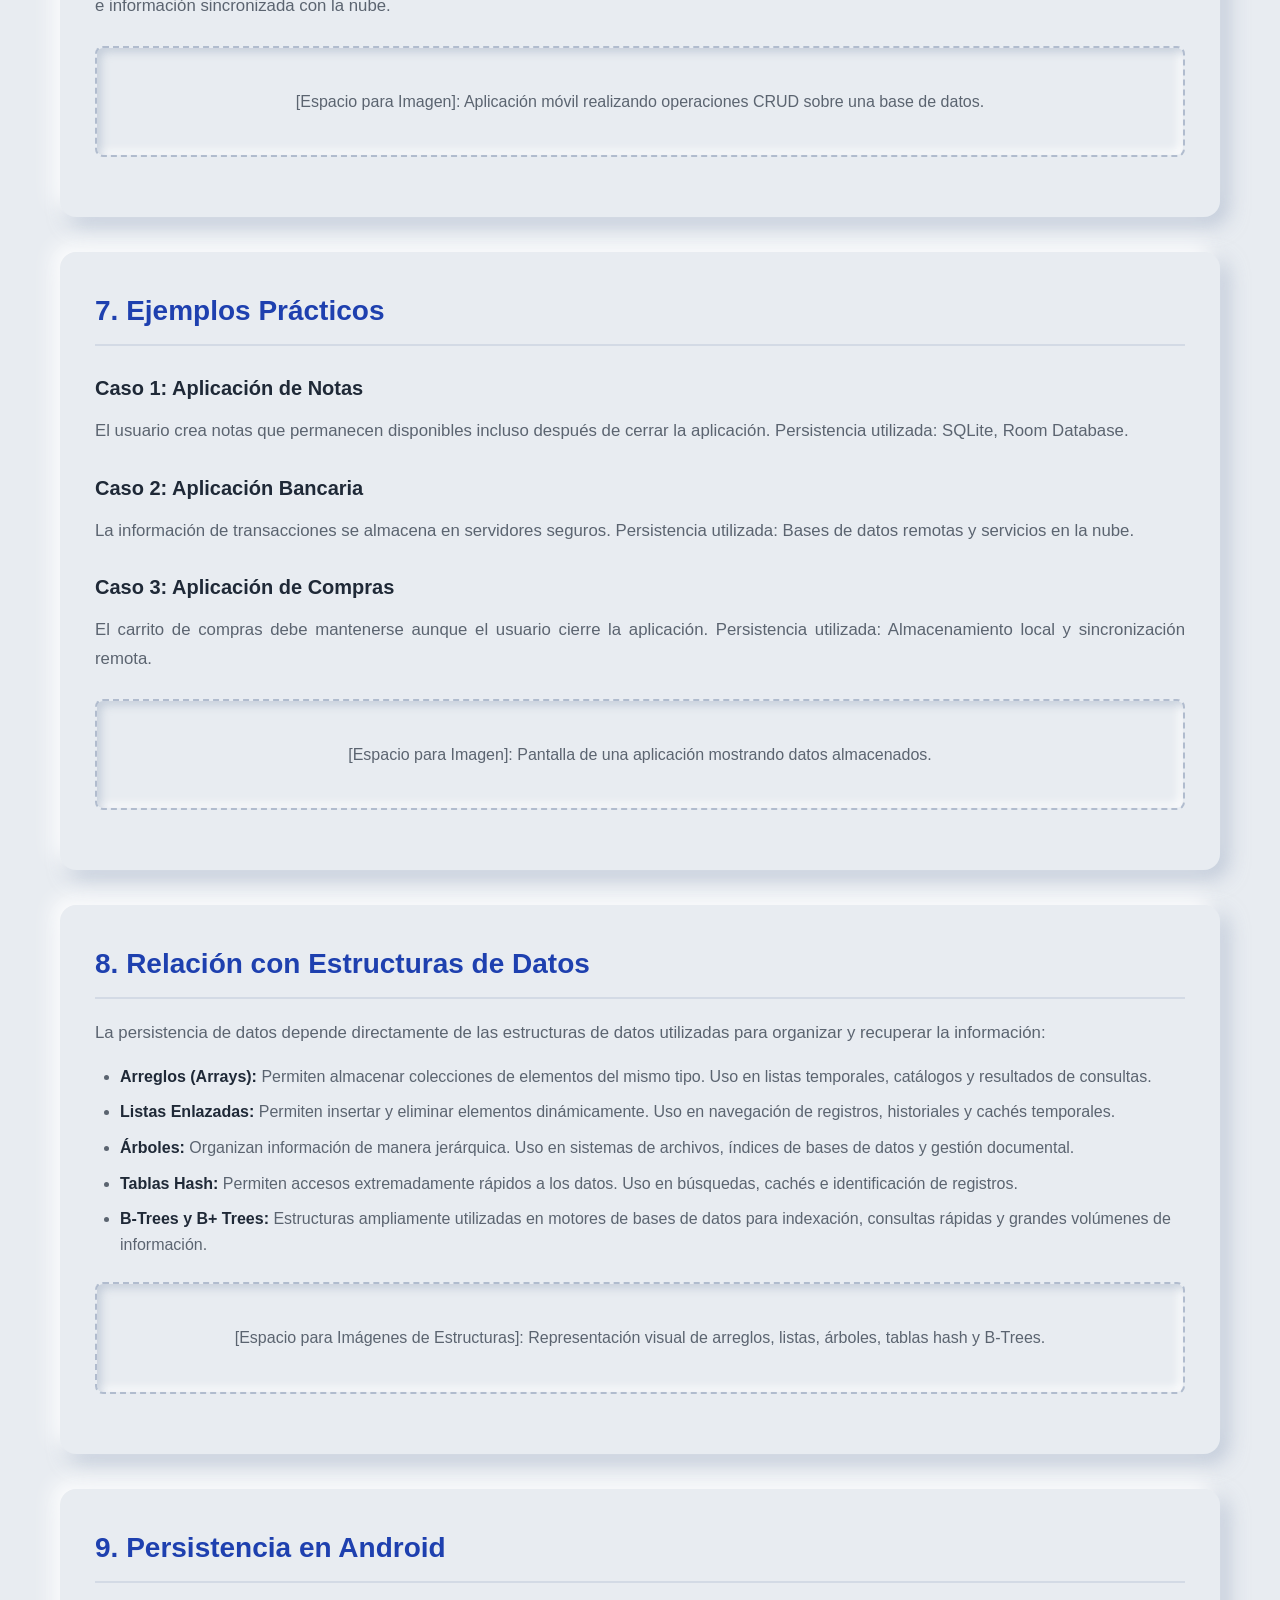
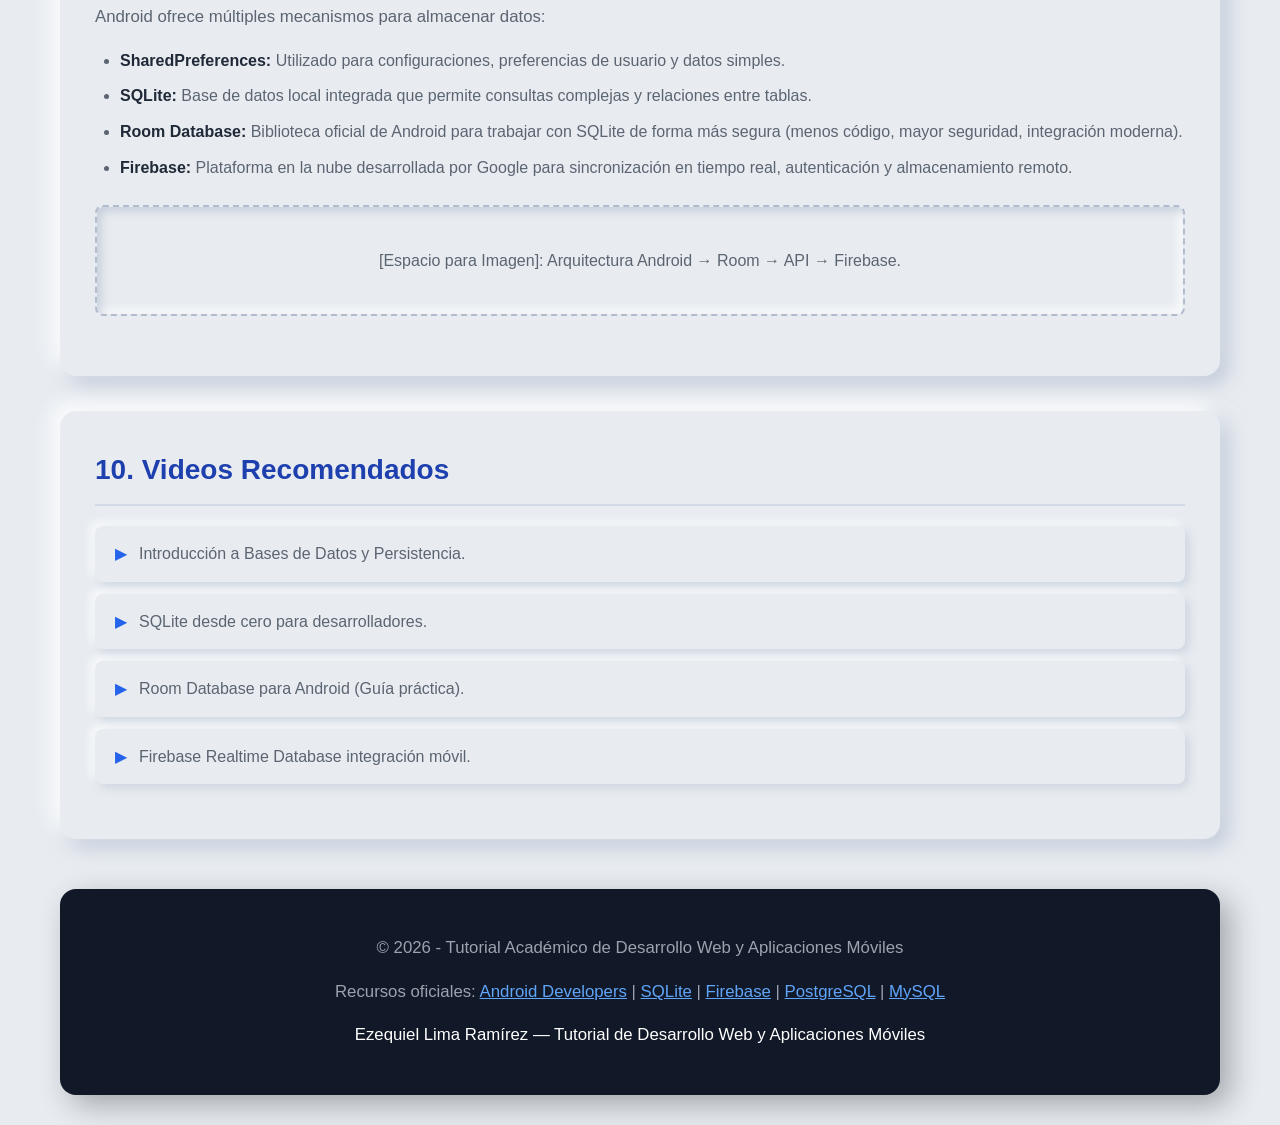
<file: pages/persistencia.html>
<!DOCTYPE html>
<html lang="es">
<head>
    <meta charset="UTF-8">
    <meta name="viewport" content="width=device-width, initial-scale=1.0">
    <title>Módulo 2: Persistencia y Acceso a Datos - Tutorial</title>
    <link rel="stylesheet" href="../css/style.css">
</head>
<body>

    <!-- Navegación de retorno -->
    <nav>
        <a href="../index.html" class="back-btn">&larr; Volver al Menú Principal</a>
    </nav>

    <!-- 1️⃣ Portada / Encabezado -->
    <header>
        <h1>Módulo 2 — Persistencia y Acceso a Datos</h1>
        <p><strong>Subtítulo:</strong> Almacena, organiza y recupera información en aplicaciones modernas</p>
        
        <div class="img-placeholder">
            [Espacio para Imagen]: Aplicación móvil conectándose a una base de datos con flujo de información entre usuario y servidor.
        </div>
    </header>

    <main>
        <!-- 2️⃣ ¿Qué es la Persistencia de Datos? -->
        <section id="que-es">
            <h2>2. ¿Qué es la Persistencia de Datos?</h2>
            <p>La persistencia de datos es la capacidad de un sistema para conservar información de forma permanente o semipermanente, incluso después de cerrar una aplicación o apagar un dispositivo.</p>
            <p>Sin persistencia, todos los datos creados por una aplicación se perderían al finalizar la ejecución. Por ello, constituye uno de los pilares fundamentales en el desarrollo de software y aplicaciones móviles.</p>
            <p>La persistencia permite almacenar información como:</p>
            <ul>
                <li>Usuarios registrados.</li>
                <li>Contraseñas cifradas.</li>
                <li>Configuraciones del sistema.</li>
                <li>Historial de actividades.</li>
                <li>Mensajes.</li>
                <li>Archivos multimedia.</li>
                <li>Inventarios y registros empresariales.</li>
            </ul>
            
            <h3>Importancia</h3>
            <ul>
                <li>Conserva información entre sesiones.</li>
                <li>Evita pérdida de datos.</li>
                <li>Mejora la experiencia del usuario.</li>
                <li>Permite recuperar información rápidamente.</li>
                <li>Facilita la sincronización entre dispositivos.</li>
                <li>Hace posible el funcionamiento de aplicaciones empresariales.</li>
            </ul>

            <div class="img-placeholder">
                [Espacio para Imagen]: Diagrama mostrando datos que permanecen almacenados después de cerrar una aplicación.
            </div>
        </section>

        <!-- 3️⃣ Tipos de Persistencia de Datos -->
        <section id="tipos">
            <h2>3. Tipos de Persistencia de Datos</h2>
            
            <h3>Persistencia Local</h3>
            <p>Los datos se almacenan directamente en el dispositivo del usuario.</p>
            <p><strong>Ejemplos:</strong> SQLite, Room Database, SharedPreferences, Archivos internos.</p>
            <p><strong>Características:</strong> No requiere Internet, mayor velocidad de acceso, menor consumo de recursos de red, limitada al dispositivo local.</p>

            <h3>Persistencia Remota</h3>
            <p>Los datos se almacenan en servidores externos o en la nube.</p>
            <p><strong>Ejemplos:</strong> Firebase, MySQL, PostgreSQL, SQL Server.</p>
            <p><strong>Características:</strong> Accesible desde múltiples dispositivos, facilita sincronización, requiere conexión de red, escalable para grandes volúmenes de información.</p>

            <h3>Persistencia Híbrida</h3>
            <p>Combina almacenamiento local y remoto para ofrecer mayor rendimiento y disponibilidad.</p>
            <p><strong>Ventajas:</strong> Trabajo sin conexión, sincronización automática, mejor experiencia de usuario, mayor confiabilidad.</p>

            <div class="img-placeholder">
                [Espacio para Imagen]: Comparación visual entre almacenamiento local, remoto e híbrido.
            </div>
        </section>

        <!-- 4️⃣ Métodos de Almacenamiento de Datos -->
        <section id="metodos">
            <h2>4. Métodos de Almacenamiento de Datos</h2>
            <p>En el desarrollo moderno se emplean diversos métodos según la naturaleza de la información:</p>
            <ul>
                <li><strong>Archivos:</strong> Documentos e imágenes.</li>
                <li><strong>SharedPreferences:</strong> Configuraciones simples.</li>
                <li><strong>SQLite:</strong> Bases de datos locales.</li>
                <li><strong>Room:</strong> Persistencia estructurada en Android.</li>
                <li><strong>Firebase:</strong> Datos en tiempo real.</li>
                <li><strong>MySQL:</strong> Aplicaciones web y móviles.</li>
                <li><strong>PostgreSQL:</strong> Sistemas empresariales.</li>
            </ul>

            <h3>Ventajas Generales</h3>
            <ul>
                <li>Organización de la información.</li>
                <li>Recuperación eficiente.</li>
                <li>Escalabilidad y seguridad.</li>
            </ul>

            <h3>Desventajas Generales</h3>
            <ul>
                <li>Mayor complejidad.</li>
                <li>Costos de administración.</li>
                <li>Necesidad de respaldos y riesgos de seguridad si se implementan incorrectamente.</li>
            </ul>

            <div class="img-placeholder">
                [Espacio para Imagen]: Tabla comparativa ilustrada de tecnologías de almacenamiento.
            </div>
        </section>

        <!-- 5️⃣ Funcionamiento de la Persistencia de Datos -->
        <section id="funcionamiento">
            <h2>5. Funcionamiento de la Persistencia de Datos</h2>
            
            <h3>Elementos Principales</h3>
            <ul>
                <li><strong>Base de Datos:</strong> Repositorio donde se almacena información estructurada.</li>
                <li><strong>Tabla:</strong> Conjunto organizado de registros.</li>
                <li><strong>Registro:</strong> Información individual almacenada.</li>
                <li><strong>Consulta:</strong> Solicitud de datos almacenados.</li>
                <li><strong>Transacción:</strong> Grupo de operaciones ejecutadas como una sola unidad lógica.</li>
            </ul>

            <h3>Flujo Típico</h3>
            <ol>
                <li>Usuario ingresa información.</li>
                <li>La aplicación valida los datos.</li>
                <li>Los datos son almacenados.</li>
                <li>Posteriormente son consultados.</li>
                <li>Se muestran nuevamente al usuario.</li>
            </ol>

            <div class="img-placeholder">
                [Espacio para Imagen]: Usuario → Aplicación → Base de Datos → Aplicación → Usuario.
            </div>
        </section>

        <!-- 6️⃣ Acceso y Gestión de Datos -->
        <section id="gestion">
            <h2>6. Acceso y Gestión de Datos</h2>
            <p>La gestión de datos permite realizar operaciones fundamentales sobre la información almacenada.</p>
            
            <h3>Operaciones CRUD</h3>
            <ul>
                <li><strong>Create:</strong> Crear registros.</li>
                <li><strong>Read:</strong> Consultar información.</li>
                <li><strong>Update:</strong> Actualizar datos existentes.</li>
                <li><strong>Delete:</strong> Eliminar registros.</li>
            </ul>

            <h3>Seguridad en el Acceso a Datos</h3>
            <ul>
                <li>Autenticación de usuarios y control de permisos.</li>
                <li>Cifrado de información.</li>
                <li>Respaldo periódico y prevención de pérdidas de datos.</li>
            </ul>

            <h3>Aplicación en Desarrollo Móvil</h3>
            <p>Las aplicaciones Android e iOS utilizan persistencia para almacenar datos de usuario, configuraciones, historial de navegación, datos temporales e información sincronizada con la nube.</p>

            <div class="img-placeholder">
                [Espacio para Imagen]: Aplicación móvil realizando operaciones CRUD sobre una base de datos.
            </div>
        </section>

        <!-- 7️⃣ Ejemplos Prácticos -->
        <section id="ejemplos">
            <h2>7. Ejemplos Prácticos</h2>
            
            <h3>Caso 1: Aplicación de Notas</h3>
            <p>El usuario crea notas que permanecen disponibles incluso después de cerrar la aplicación. Persistencia utilizada: SQLite, Room Database.</p>

            <h3>Caso 2: Aplicación Bancaria</h3>
            <p>La información de transacciones se almacena en servidores seguros. Persistencia utilizada: Bases de datos remotas y servicios en la nube.</p>

            <h3>Caso 3: Aplicación de Compras</h3>
            <p>El carrito de compras debe mantenerse aunque el usuario cierre la aplicación. Persistencia utilizada: Almacenamiento local y sincronización remota.</p>

            <div class="img-placeholder">
                [Espacio para Imagen]: Pantalla de una aplicación mostrando datos almacenados.
            </div>
        </section>

        <!-- 8️⃣ Relación con Estructuras de Datos -->
        <section id="estructuras">
            <h2>8. Relación con Estructuras de Datos</h2>
            <p>La persistencia de datos depende directamente de las estructuras de datos utilizadas para organizar y recuperar la información:</p>
            <ul>
                <li><strong>Arreglos (Arrays):</strong> Permiten almacenar colecciones de elementos del mismo tipo. Uso en listas temporales, catálogos y resultados de consultas.</li>
                <li><strong>Listas Enlazadas:</strong> Permiten insertar y eliminar elementos dinámicamente. Uso en navegación de registros, historiales y cachés temporales.</li>
                <li><strong>Árboles:</strong> Organizan información de manera jerárquica. Uso en sistemas de archivos, índices de bases de datos y gestión documental.</li>
                <li><strong>Tablas Hash:</strong> Permiten accesos extremadamente rápidos a los datos. Uso en búsquedas, cachés e identificación de registros.</li>
                <li><strong>B-Trees y B+ Trees:</strong> Estructuras ampliamente utilizadas en motores de bases de datos para indexación, consultas rápidas y grandes volúmenes de información.</li>
            </ul>

            <div class="img-placeholder">
                [Espacio para Imágenes de Estructuras]: Representación visual de arreglos, listas, árboles, tablas hash y B-Trees.
            </div>
        </section>

        <!-- 9️⃣ Persistencia en Android -->
        <section id="android">
            <h2>9. Persistencia en Android</h2>
            <p>Android ofrece múltiples mecanismos para almacenar datos:</p>
            <ul>
                <li><strong>SharedPreferences:</strong> Utilizado para configuraciones, preferencias de usuario y datos simples.</li>
                <li><strong>SQLite:</strong> Base de datos local integrada que permite consultas complejas y relaciones entre tablas.</li>
                <li><strong>Room Database:</strong> Biblioteca oficial de Android para trabajar con SQLite de forma más segura (menos código, mayor seguridad, integración moderna).</li>
                <li><strong>Firebase:</strong> Plataforma en la nube desarrollada por Google para sincronización en tiempo real, autenticación y almacenamiento remoto.</li>
            </ul>

            <div class="img-placeholder">
                [Espacio para Imagen]: Arquitectura Android → Room → API → Firebase.
            </div>
        </section>

        <!-- 🔟 Sección de Videos Recomendados -->
        <section id="videos">
            <h2>10. Videos Recomendados</h2>
            <ul>
                <li>Introducción a Bases de Datos y Persistencia.</li>
                <li>SQLite desde cero para desarrolladores.</li>
                <li>Room Database para Android (Guía práctica).</li>
                <li>Firebase Realtime Database integración móvil.</li>
            </ul>
        </section>
    </main>

    <!-- 1️⃣1️⃣ Pie de página -->
    <footer>
        <p>&copy; 2026 - Tutorial Académico de Desarrollo Web y Aplicaciones Móviles</p>
        <p>Recursos oficiales: 
            <a href="https://developer.android.com/" target="_blank">Android Developers</a> | 
            <a href="https://www.sqlite.org/" target="_blank">SQLite</a> | 
            <a href="https://firebase.google.com/" target="_blank">Firebase</a> | 
            <a href="https://www.postgresql.org/" target="_blank">PostgreSQL</a> | 
            <a href="https://www.mysql.com/" target="_blank">MySQL</a>
        </p>
        <p>Ezequiel Lima Ramírez — Tutorial de Desarrollo Web y Aplicaciones Móviles</p>
    </footer>

</body>
</html>
</file>
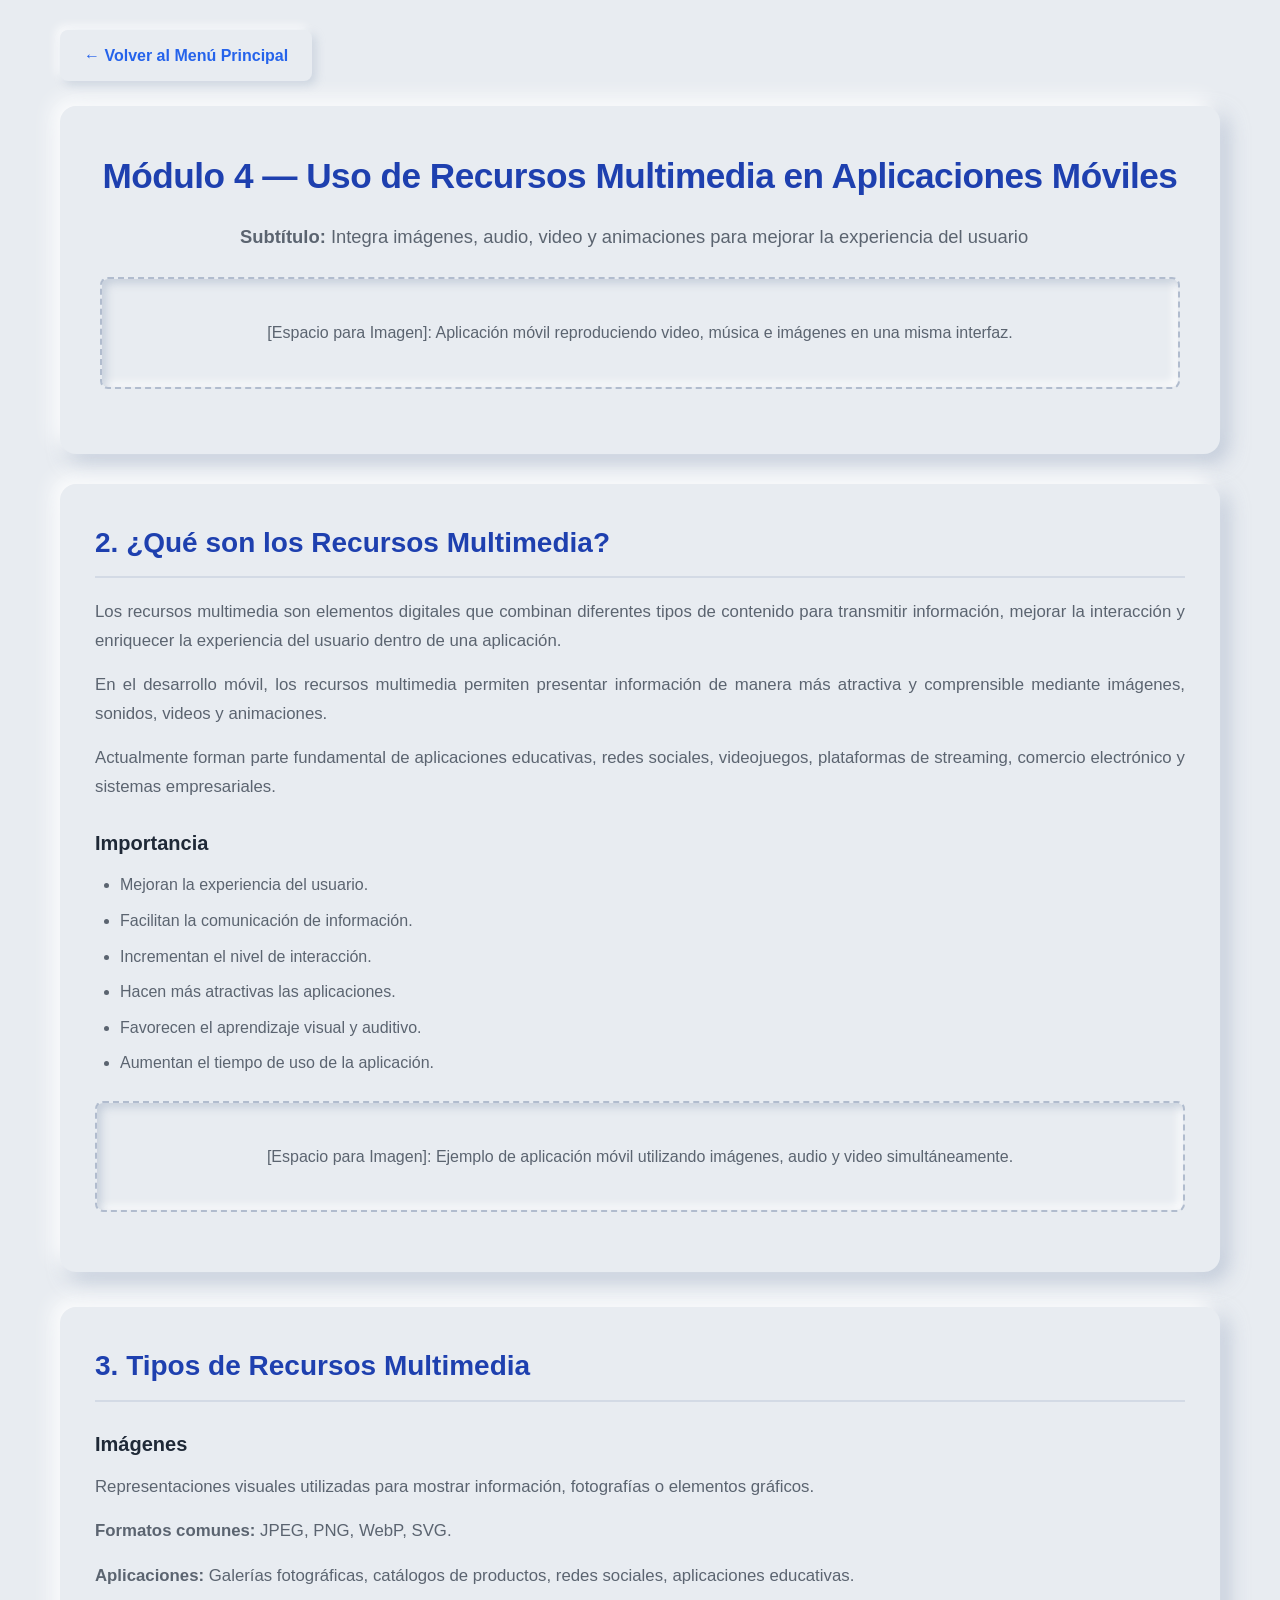
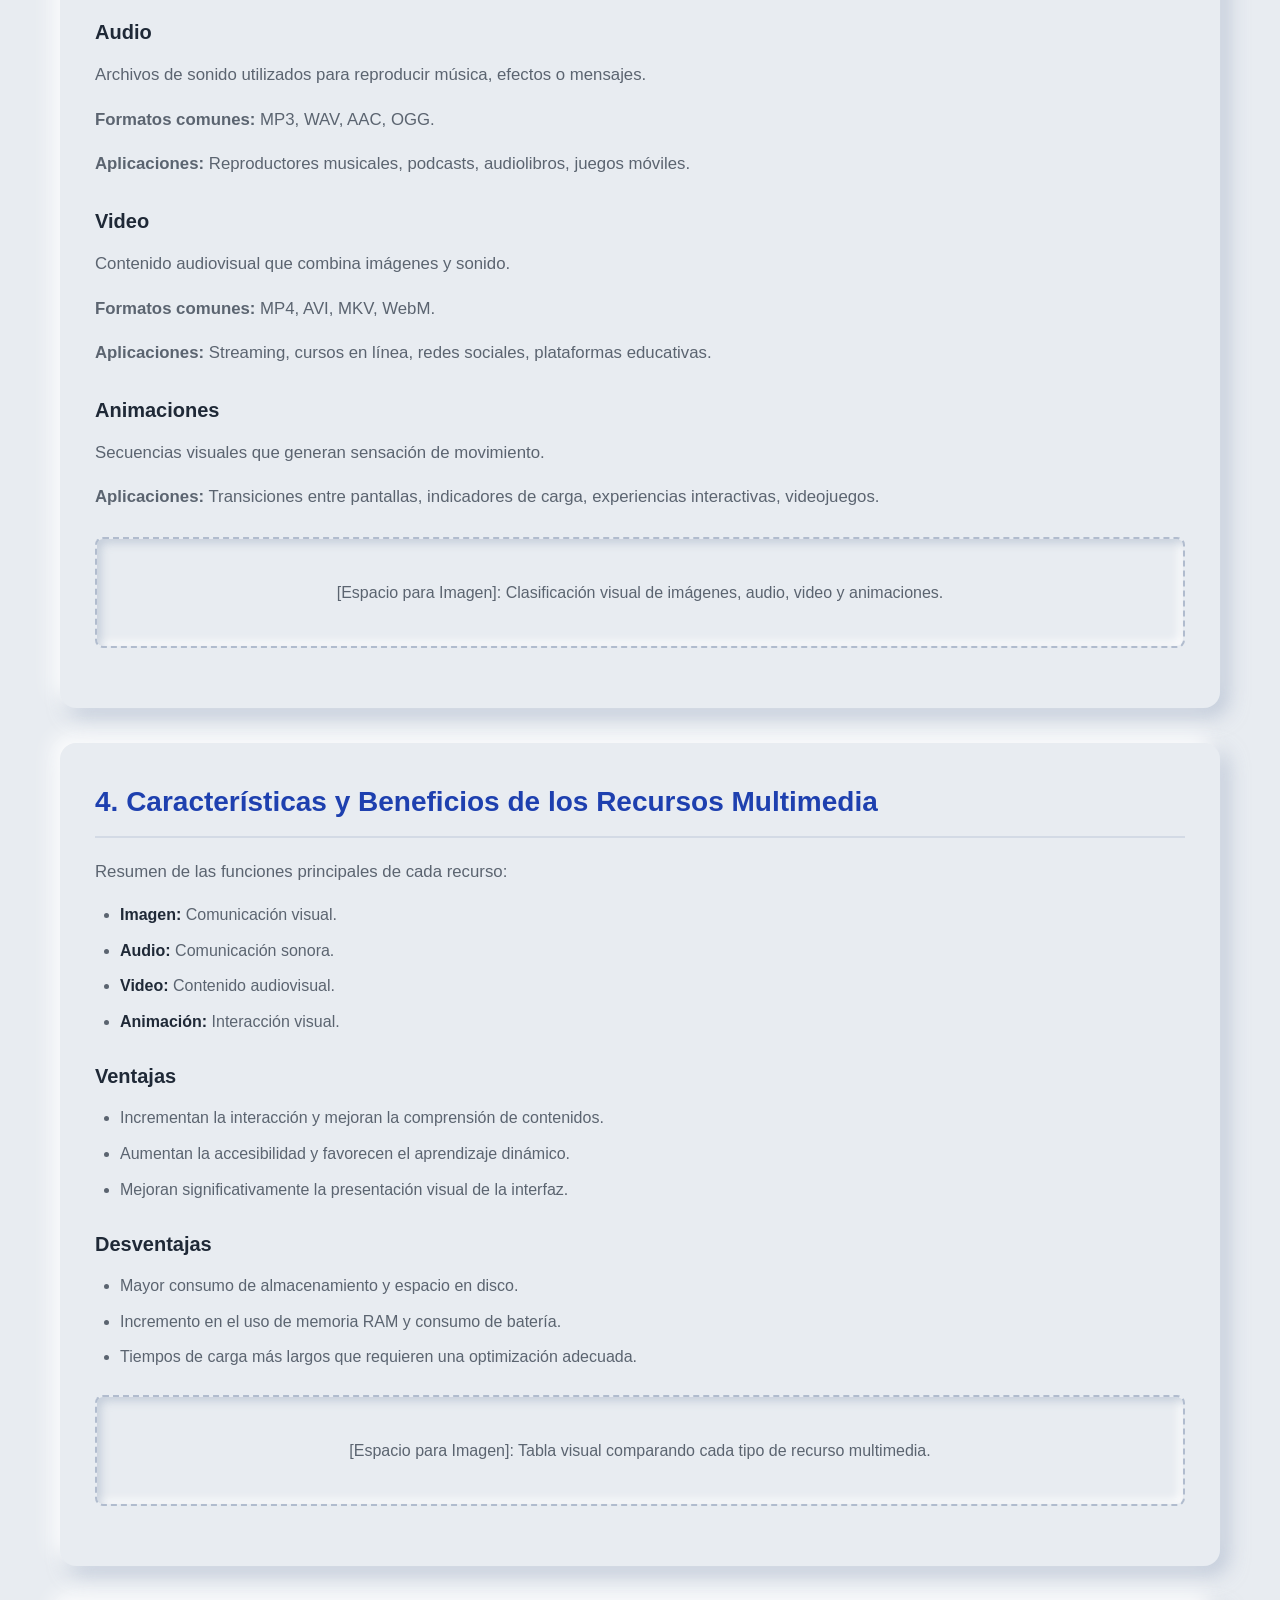
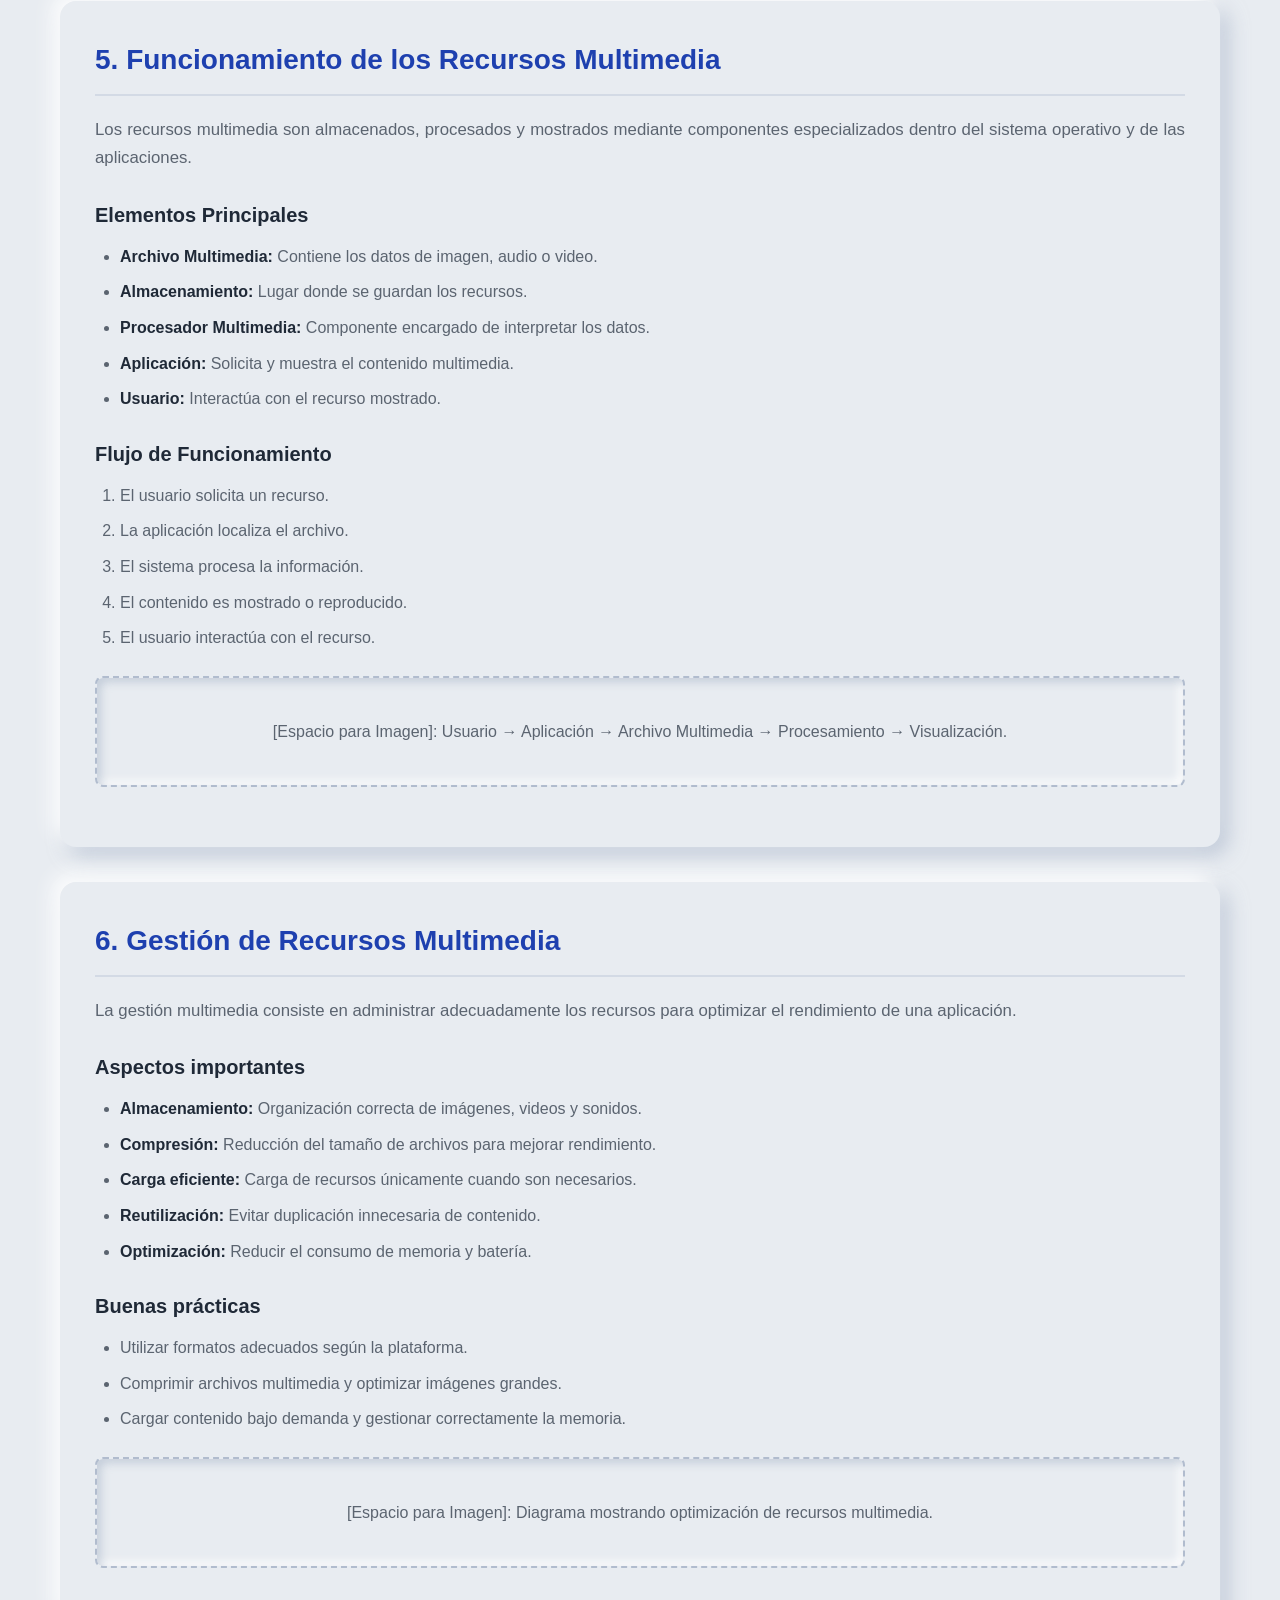
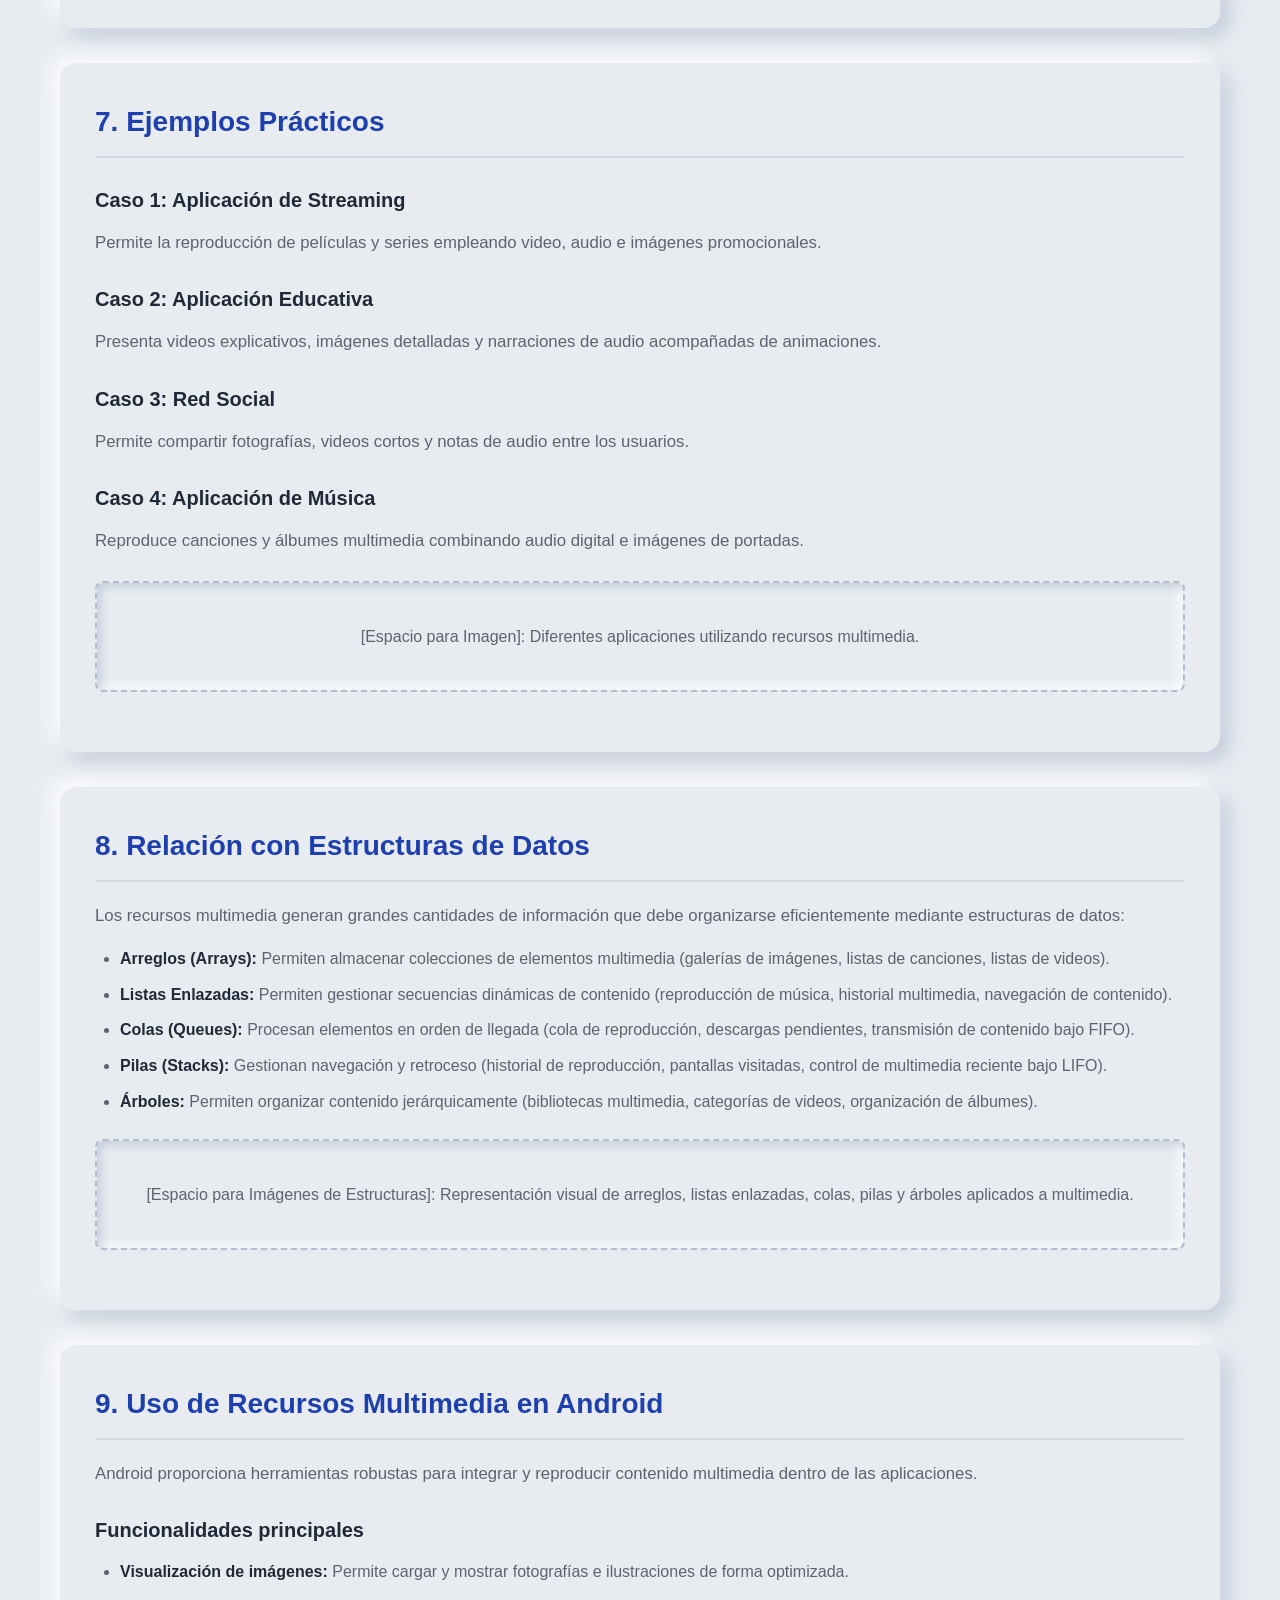
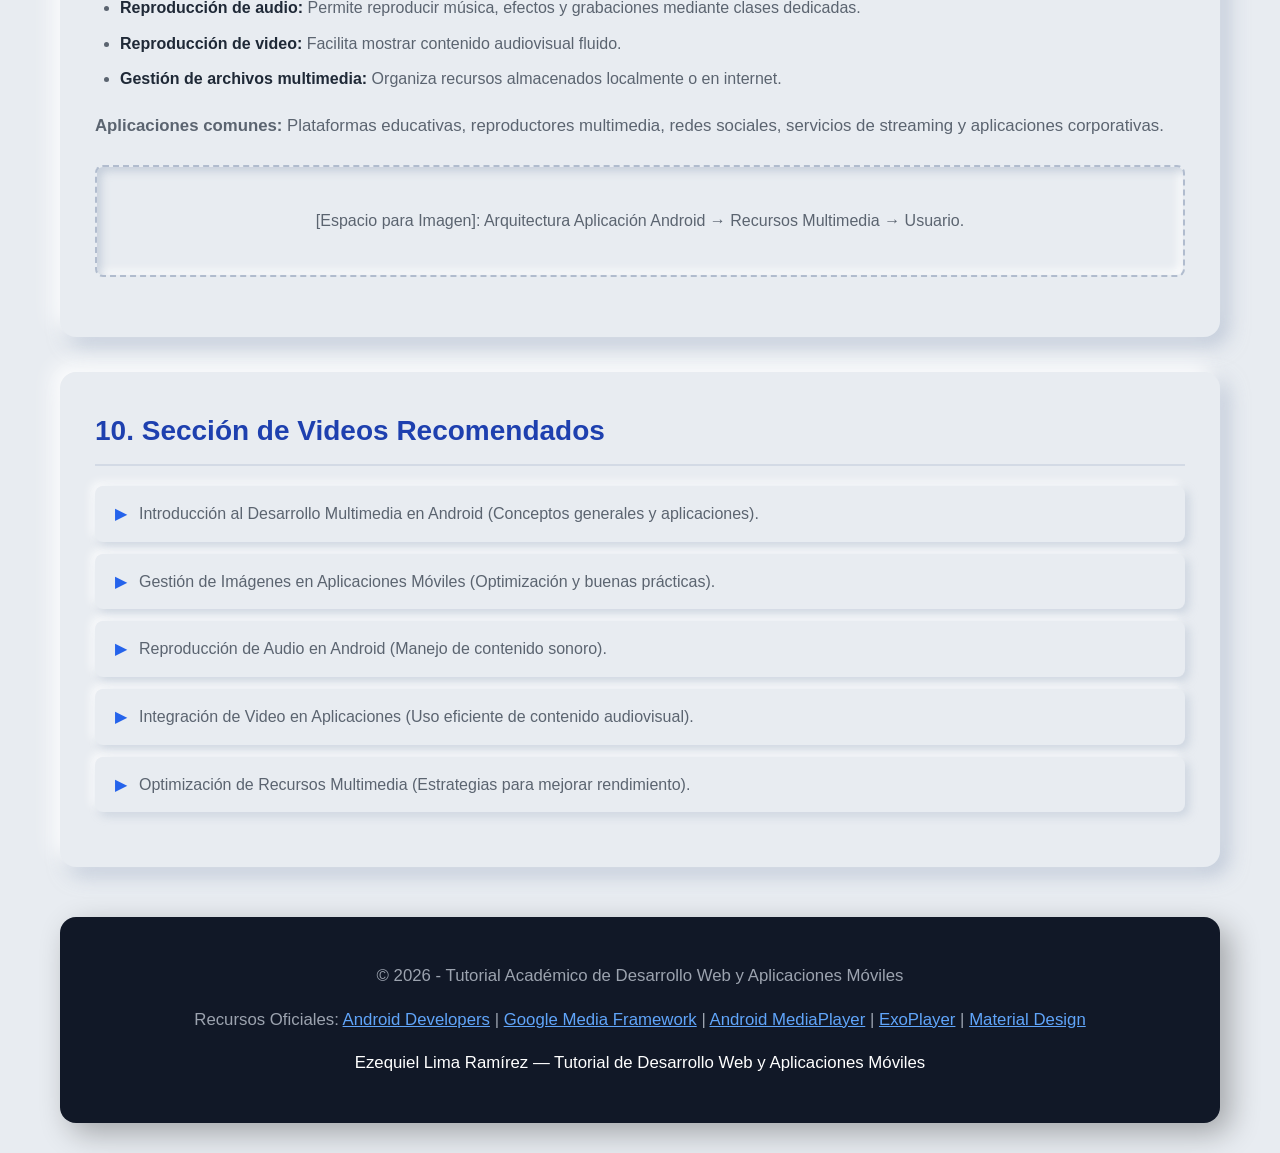
<file: pages/recusosMultimedia.html>
<!DOCTYPE html>
<html lang="es">
<head>
    <meta charset="UTF-8">
    <meta name="viewport" content="width=device-width, initial-scale=1.0">
    <title>Módulo 4: Uso de Recursos Multimedia - Tutorial</title>
    <link rel="stylesheet" href="../css/style.css">
</head>
<body>

    <!-- Navegación de retorno -->
    <nav>
        <a href="../index.html" class="back-btn">&larr; Volver al Menú Principal</a>
    </nav>

    <!-- 1️⃣ Portada / Encabezado -->
    <header>
        <h1>Módulo 4 — Uso de Recursos Multimedia en Aplicaciones Móviles</h1>
        <p><strong>Subtítulo:</strong> Integra imágenes, audio, video y animaciones para mejorar la experiencia del usuario</p>
        
        <div class="img-placeholder">
            [Espacio para Imagen]: Aplicación móvil reproduciendo video, música e imágenes en una misma interfaz.
        </div>
    </header>

    <main>
        <!-- 2️⃣ ¿Qué son los Recursos Multimedia? -->
        <section id="que-es">
            <h2>2. ¿Qué son los Recursos Multimedia?</h2>
            <p>Los recursos multimedia son elementos digitales que combinan diferentes tipos de contenido para transmitir información, mejorar la interacción y enriquecer la experiencia del usuario dentro de una aplicación.</p>
            <p>En el desarrollo móvil, los recursos multimedia permiten presentar información de manera más atractiva y comprensible mediante imágenes, sonidos, videos y animaciones.</p>
            <p>Actualmente forman parte fundamental de aplicaciones educativas, redes sociales, videojuegos, plataformas de streaming, comercio electrónico y sistemas empresariales.</p>
            
            <h3>Importancia</h3>
            <ul>
                <li>Mejoran la experiencia del usuario.</li>
                <li>Facilitan la comunicación de información.</li>
                <li>Incrementan el nivel de interacción.</li>
                <li>Hacen más atractivas las aplicaciones.</li>
                <li>Favorecen el aprendizaje visual y auditivo.</li>
                <li>Aumentan el tiempo de uso de la aplicación.</li>
            </ul>

            <div class="img-placeholder">
                [Espacio para Imagen]: Ejemplo de aplicación móvil utilizando imágenes, audio y video simultáneamente.
            </div>
        </section>

        <!-- 3️⃣ Tipos de Recursos Multimedia -->
        <section id="tipos">
            <h2>3. Tipos de Recursos Multimedia</h2>
            
            <h3>Imágenes</h3>
            <p>Representaciones visuales utilizadas para mostrar información, fotografías o elementos gráficos.</p>
            <p><strong>Formatos comunes:</strong> JPEG, PNG, WebP, SVG.</p>
            <p><strong>Aplicaciones:</strong> Galerías fotográficas, catálogos de productos, redes sociales, aplicaciones educativas.</p>

            <h3>Audio</h3>
            <p>Archivos de sonido utilizados para reproducir música, efectos o mensajes.</p>
            <p><strong>Formatos comunes:</strong> MP3, WAV, AAC, OGG.</p>
            <p><strong>Aplicaciones:</strong> Reproductores musicales, podcasts, audiolibros, juegos móviles.</p>

            <h3>Video</h3>
            <p>Contenido audiovisual que combina imágenes y sonido.</p>
            <p><strong>Formatos comunes:</strong> MP4, AVI, MKV, WebM.</p>
            <p><strong>Aplicaciones:</strong> Streaming, cursos en línea, redes sociales, plataformas educativas.</p>

            <h3>Animaciones</h3>
            <p>Secuencias visuales que generan sensación de movimiento.</p>
            <p><strong>Aplicaciones:</strong> Transiciones entre pantallas, indicadores de carga, experiencias interactivas, videojuegos.</p>

            <div class="img-placeholder">
                [Espacio para Imagen]: Clasificación visual de imágenes, audio, video y animaciones.
            </div>
        </section>

        <!-- 4️⃣ Características y Beneficios de los Recursos Multimedia -->
        <section id="caracteristicas">
            <h2>4. Características y Beneficios de los Recursos Multimedia</h2>
            <p>Resumen de las funciones principales de cada recurso:</p>
            <ul>
                <li><strong>Imagen:</strong> Comunicación visual.</li>
                <li><strong>Audio:</strong> Comunicación sonora.</li>
                <li><strong>Video:</strong> Contenido audiovisual.</li>
                <li><strong>Animación:</strong> Interacción visual.</li>
            </ul>

            <h3>Ventajas</h3>
            <ul>
                <li>Incrementan la interacción y mejoran la comprensión de contenidos.</li>
                <li>Aumentan la accesibilidad y favorecen el aprendizaje dinámico.</li>
                <li>Mejoran significativamente la presentación visual de la interfaz.</li>
            </ul>

            <h3>Desventajas</h3>
            <ul>
                <li>Mayor consumo de almacenamiento y espacio en disco.</li>
                <li>Incremento en el uso de memoria RAM y consumo de batería.</li>
                <li>Tiempos de carga más largos que requieren una optimización adecuada.</li>
            </ul>

            <div class="img-placeholder">
                [Espacio para Imagen]: Tabla visual comparando cada tipo de recurso multimedia.
            </div>
        </section>

        <!-- 5️⃣ Funcionamiento de los Recursos Multimedia -->
        <section id="funcionamiento">
            <h2>5. Funcionamiento de los Recursos Multimedia</h2>
            <p>Los recursos multimedia son almacenados, procesados y mostrados mediante componentes especializados dentro del sistema operativo y de las aplicaciones.</p>
            
            <h3>Elementos Principales</h3>
            <ul>
                <li><strong>Archivo Multimedia:</strong> Contiene los datos de imagen, audio o video.</li>
                <li><strong>Almacenamiento:</strong> Lugar donde se guardan los recursos.</li>
                <li><strong>Procesador Multimedia:</strong> Componente encargado de interpretar los datos.</li>
                <li><strong>Aplicación:</strong> Solicita y muestra el contenido multimedia.</li>
                <li><strong>Usuario:</strong> Interactúa con el recurso mostrado.</li>
            </ul>

            <h3>Flujo de Funcionamiento</h3>
            <ol>
                <li>El usuario solicita un recurso.</li>
                <li>La aplicación localiza el archivo.</li>
                <li>El sistema procesa la información.</li>
                <li>El contenido es mostrado o reproducido.</li>
                <li>El usuario interactúa con el recurso.</li>
            </ol>

            <div class="img-placeholder">
                [Espacio para Imagen]: Usuario → Aplicación → Archivo Multimedia → Procesamiento → Visualización.
            </div>
        </section>

        <!-- 6️⃣ Gestión de Recursos Multimedia -->
        <section id="gestion">
            <h2>6. Gestión de Recursos Multimedia</h2>
            <p>La gestión multimedia consiste en administrar adecuadamente los recursos para optimizar el rendimiento de una aplicación.</p>
            
            <h3>Aspectos importantes</h3>
            <ul>
                <li><strong>Almacenamiento:</strong> Organización correcta de imágenes, videos y sonidos.</li>
                <li><strong>Compresión:</strong> Reducción del tamaño de archivos para mejorar rendimiento.</li>
                <li><strong>Carga eficiente:</strong> Carga de recursos únicamente cuando son necesarios.</li>
                <li><strong>Reutilización:</strong> Evitar duplicación innecesaria de contenido.</li>
                <li><strong>Optimización:</strong> Reducir el consumo de memoria y batería.</li>
            </ul>

            <h3>Buenas prácticas</h3>
            <ul>
                <li>Utilizar formatos adecuados según la plataforma.</li>
                <li>Comprimir archivos multimedia y optimizar imágenes grandes.</li>
                <li>Cargar contenido bajo demanda y gestionar correctamente la memoria.</li>
            </ul>

            <div class="img-placeholder">
                [Espacio para Imagen]: Diagrama mostrando optimización de recursos multimedia.
            </div>
        </section>

        <!-- 7️⃣ Ejemplos Prácticos -->
        <section id="ejemplos">
            <h2>7. Ejemplos Prácticos</h2>
            
            <h3>Caso 1: Aplicación de Streaming</h3>
            <p>Permite la reproducción de películas y series empleando video, audio e imágenes promocionales.</p>

            <h3>Caso 2: Aplicación Educativa</h3>
            <p>Presenta videos explicativos, imágenes detalladas y narraciones de audio acompañadas de animaciones.</p>

            <h3>Caso 3: Red Social</h3>
            <p>Permite compartir fotografías, videos cortos y notas de audio entre los usuarios.</p>

            <h3>Caso 4: Aplicación de Música</h3>
            <p>Reproduce canciones y álbumes multimedia combinando audio digital e imágenes de portadas.</p>

            <div class="img-placeholder">
                [Espacio para Imagen]: Diferentes aplicaciones utilizando recursos multimedia.
            </div>
        </section>

        <!-- 8️⃣ Relación con Estructuras de Datos -->
        <section id="estructuras">
            <h2>8. Relación con Estructuras de Datos</h2>
            <p>Los recursos multimedia generan grandes cantidades de información que debe organizarse eficientemente mediante estructuras de datos:</p>
            <ul>
                <li><strong>Arreglos (Arrays):</strong> Permiten almacenar colecciones de elementos multimedia (galerías de imágenes, listas de canciones, listas de videos).</li>
                <li><strong>Listas Enlazadas:</strong> Permiten gestionar secuencias dinámicas de contenido (reproducción de música, historial multimedia, navegación de contenido).</li>
                <li><strong>Colas (Queues):</strong> Procesan elementos en orden de llegada (cola de reproducción, descargas pendientes, transmisión de contenido bajo FIFO).</li>
                <li><strong>Pilas (Stacks):</strong> Gestionan navegación y retroceso (historial de reproducción, pantallas visitadas, control de multimedia reciente bajo LIFO).</li>
                <li><strong>Árboles:</strong> Permiten organizar contenido jerárquicamente (bibliotecas multimedia, categorías de videos, organización de álbumes).</li>
            </ul>

            <div class="img-placeholder">
                [Espacio para Imágenes de Estructuras]: Representación visual de arreglos, listas enlazadas, colas, pilas y árboles aplicados a multimedia.
            </div>
        </section>

        <!-- 9️⃣ Uso de Recursos Multimedia en Android -->
        <section id="android">
            <h2>9. Uso de Recursos Multimedia en Android</h2>
            <p>Android proporciona herramientas robustas para integrar y reproducir contenido multimedia dentro de las aplicaciones.</p>
            
            <h3>Funcionalidades principales</h3>
            <ul>
                <li><strong>Visualización de imágenes:</strong> Permite cargar y mostrar fotografías e ilustraciones de forma optimizada.</li>
                <li><strong>Reproducción de audio:</strong> Permite reproducir música, efectos y grabaciones mediante clases dedicadas.</li>
                <li><strong>Reproducción de video:</strong> Facilita mostrar contenido audiovisual fluido.</li>
                <li><strong>Gestión de archivos multimedia:</strong> Organiza recursos almacenados localmente o en internet.</li>
            </ul>

            <p><strong>Aplicaciones comunes:</strong> Plataformas educativas, reproductores multimedia, redes sociales, servicios de streaming y aplicaciones corporativas.</p>

            <div class="img-placeholder">
                [Espacio para Imagen]: Arquitectura Aplicación Android → Recursos Multimedia → Usuario.
            </div>
        </section>

        <!-- 🔟 Sección de Videos Recomendados -->
        <section id="videos">
            <h2>10. Sección de Videos Recomendados</h2>
            <ul>
                <li>Introducción al Desarrollo Multimedia en Android (Conceptos generales y aplicaciones).</li>
                <li>Gestión de Imágenes en Aplicaciones Móviles (Optimización y buenas prácticas).</li>
                <li>Reproducción de Audio en Android (Manejo de contenido sonoro).</li>
                <li>Integración de Video en Aplicaciones (Uso eficiente de contenido audiovisual).</li>
                <li>Optimización de Recursos Multimedia (Estrategias para mejorar rendimiento).</li>
            </ul>
        </section>
    </main>

    <!-- 1️⃣1️⃣ Pie de página -->
    <footer>
        <p>&copy; 2026 - Tutorial Académico de Desarrollo Web y Aplicaciones Móviles</p>
        <p>Recursos Oficiales: 
            <a href="https://developer.android.com/" target="_blank">Android Developers</a> | 
            <a href="https://developer.android.com/guide/topics/media/mediaformats" target="_blank">Google Media Framework</a> | 
            <a href="https://developer.android.com/reference/android/media/MediaPlayer" target="_blank">Android MediaPlayer</a> | 
            <a href="https://exoplayer.dev/" target="_blank">ExoPlayer</a> | 
            <a href="https://m2.material.io/" target="_blank">Material Design</a>
        </p>
        <p>Ezequiel Lima Ramírez — Tutorial de Desarrollo Web y Aplicaciones Móviles</p>
    </footer>

</body>
</html>
</file>
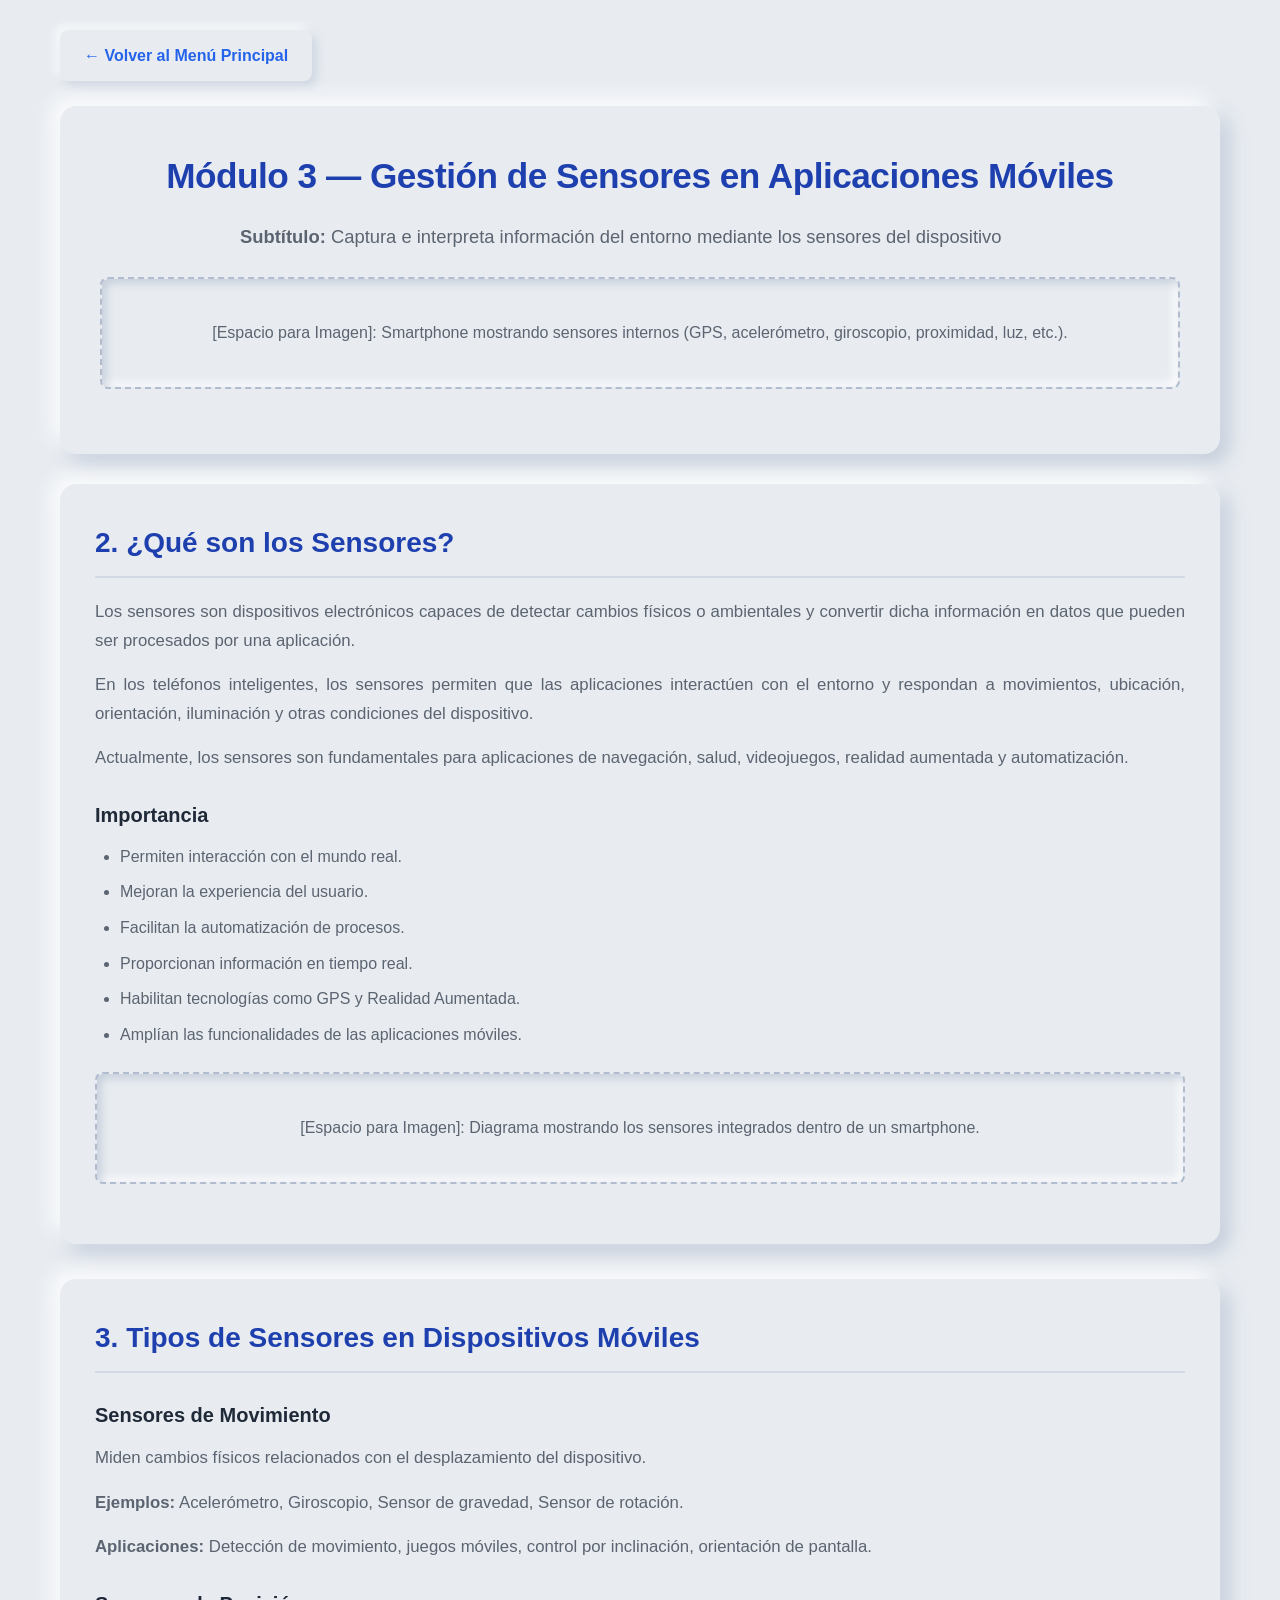
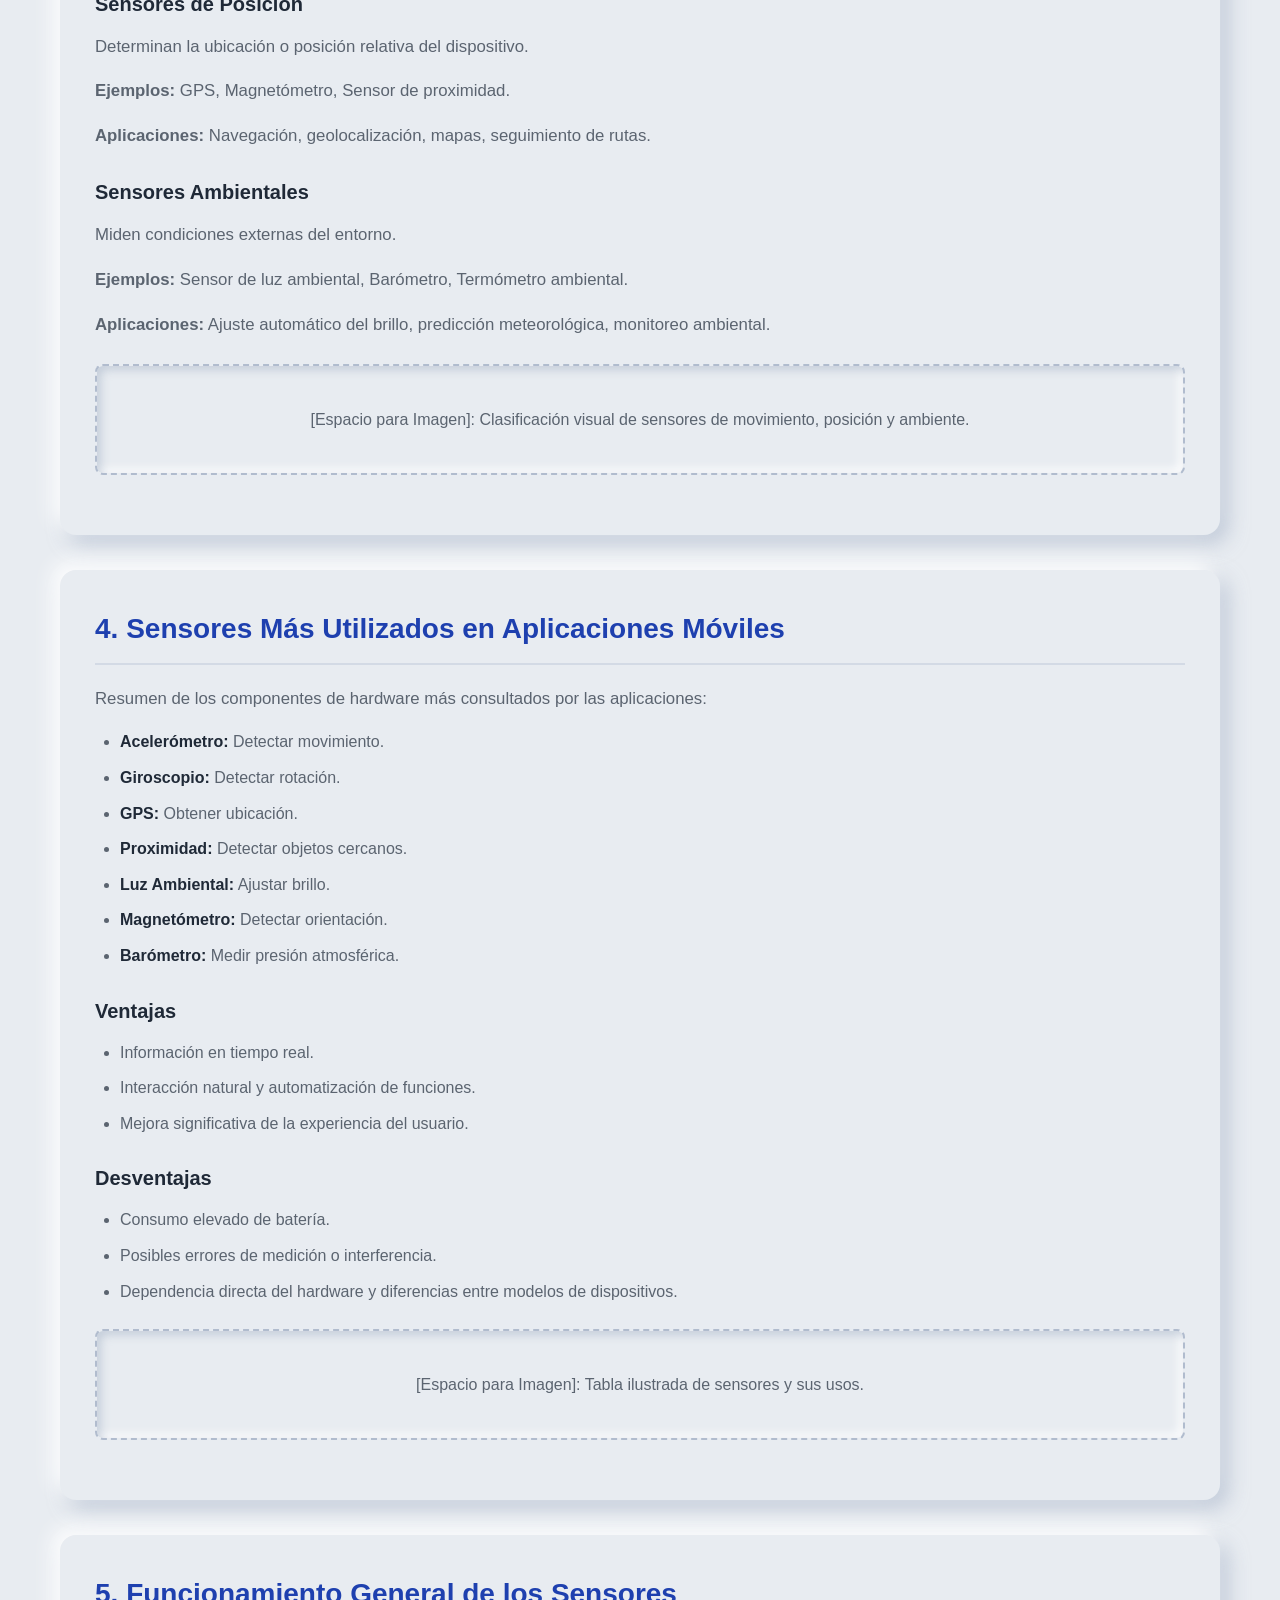
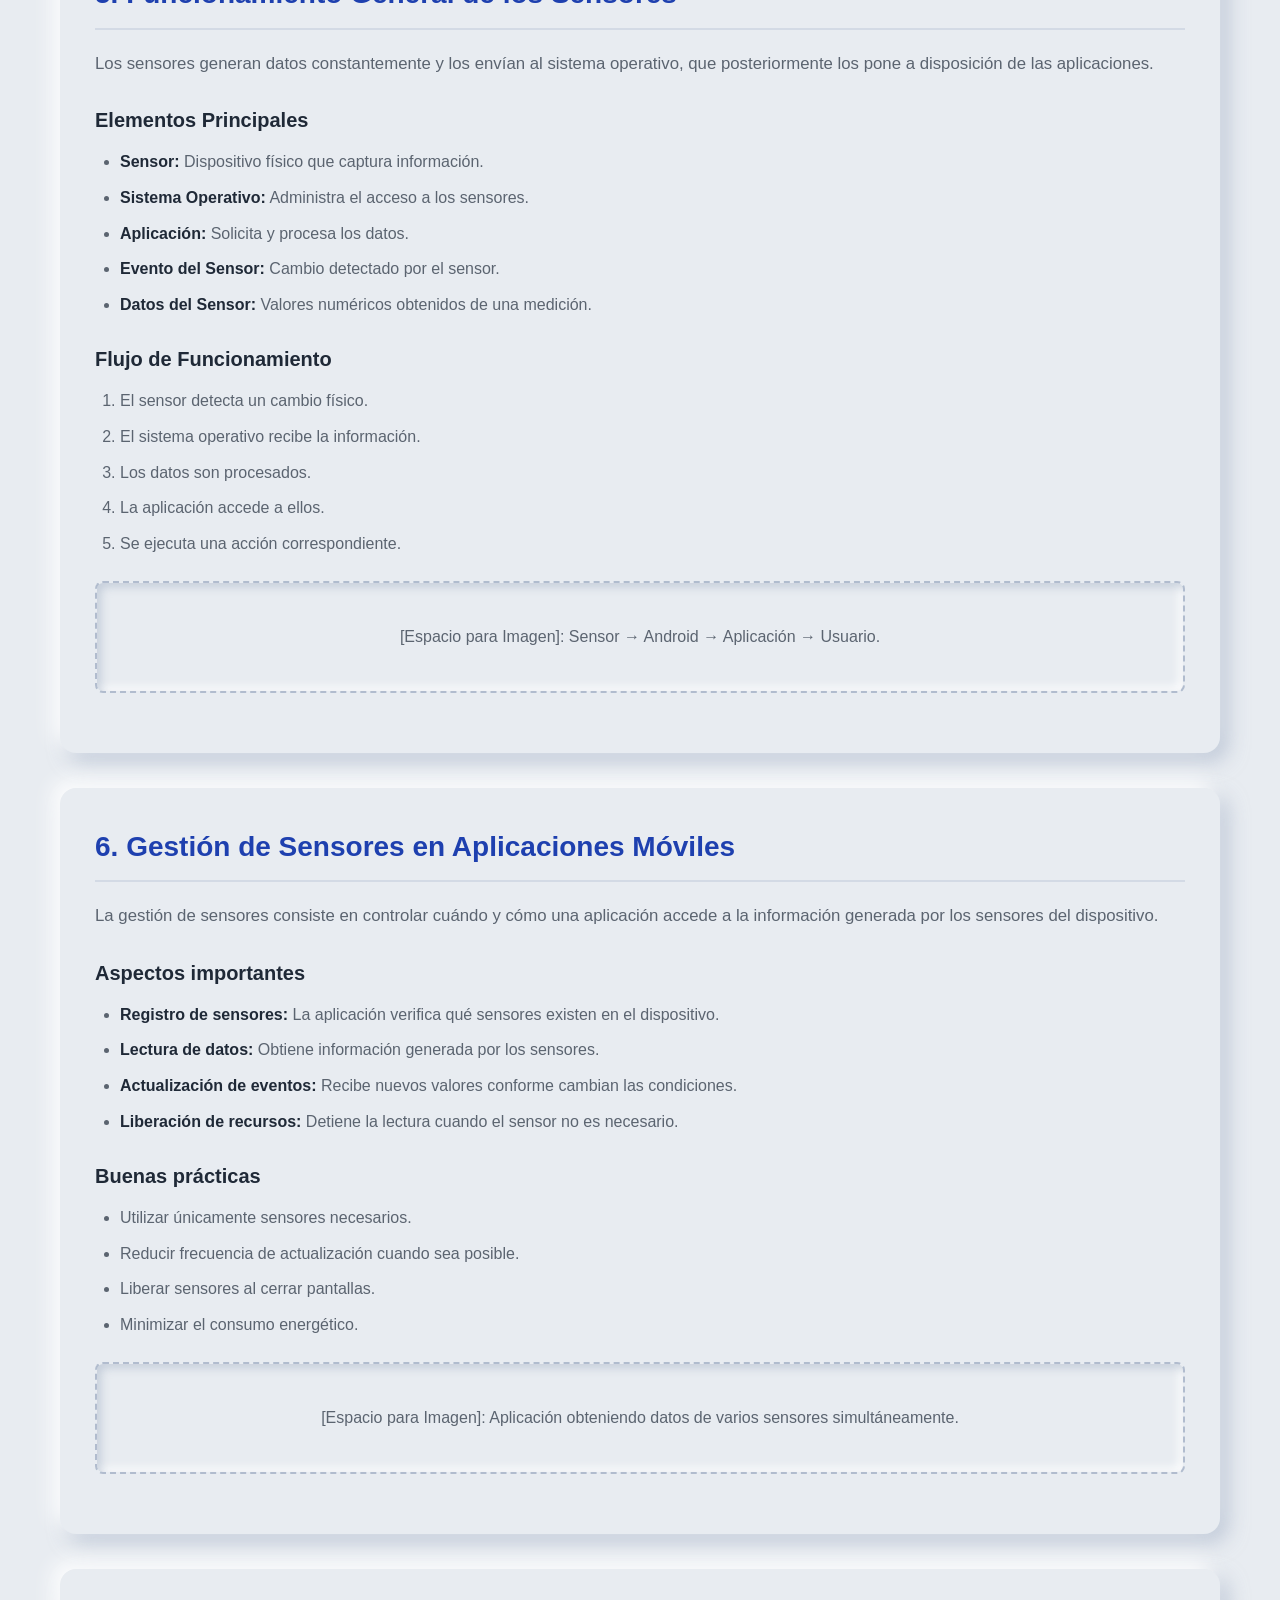
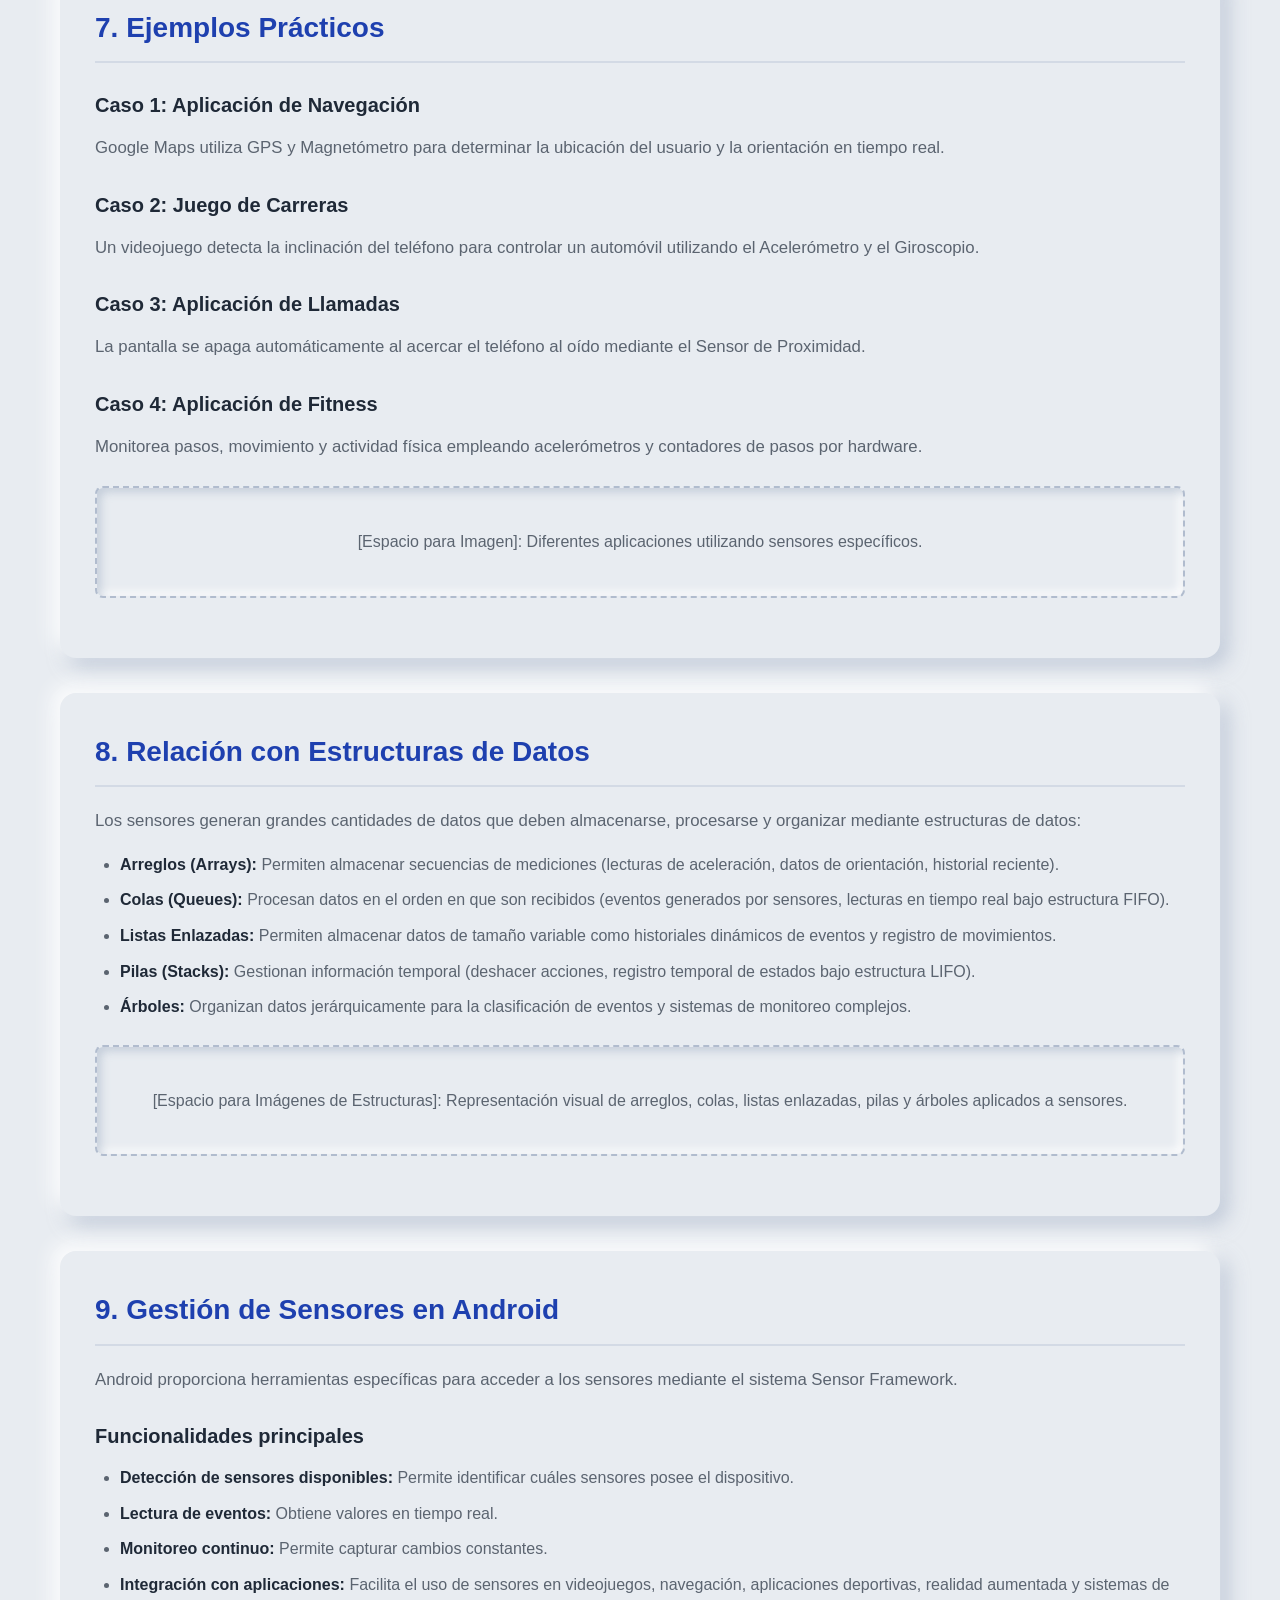
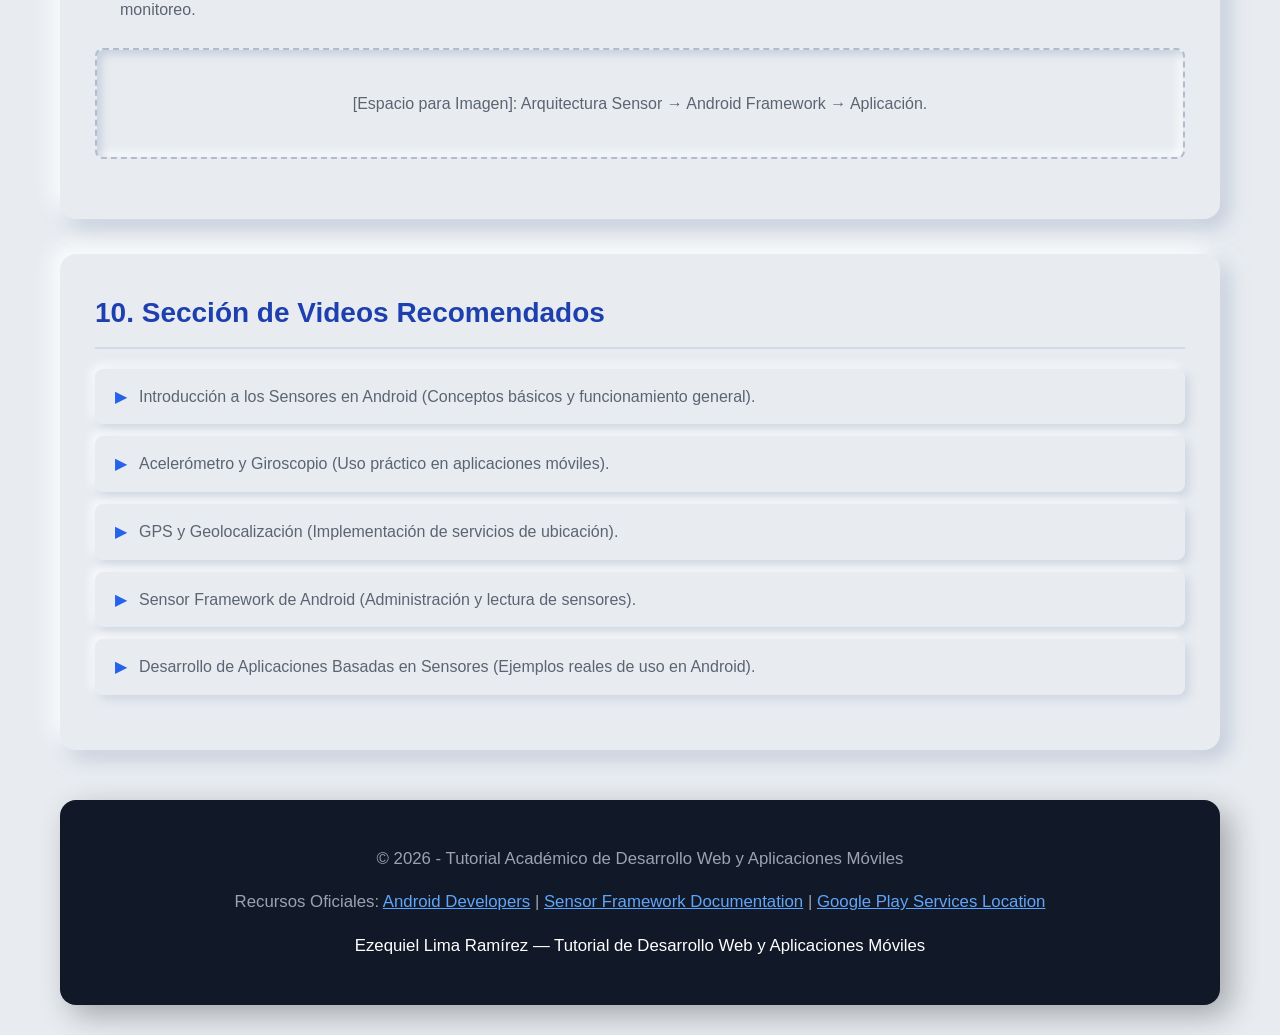
<file: pages/sensores.html>
<!DOCTYPE html>
<html lang="es">
<head>
    <meta charset="UTF-8">
    <meta name="viewport" content="width=device-width, initial-scale=1.0">
    <title>Módulo 3: Gestión de Sensores - Tutorial</title>
    <link rel="stylesheet" href="../css/style.css">
</head>
<body>

    <!-- Navegación de retorno -->
    <nav>
        <a href="../index.html" class="back-btn">&larr; Volver al Menú Principal</a>
    </nav>

    <!-- 1️⃣ Portada / Encabezado -->
    <header>
        <h1>Módulo 3 — Gestión de Sensores en Aplicaciones Móviles</h1>
        <p><strong>Subtítulo:</strong> Captura e interpreta información del entorno mediante los sensores del dispositivo</p>
        
        <div class="img-placeholder">
            [Espacio para Imagen]: Smartphone mostrando sensores internos (GPS, acelerómetro, giroscopio, proximidad, luz, etc.).
        </div>
    </header>

    <main>
        <!-- 2️⃣ ¿Qué son los Sensores? -->
        <section id="que-es">
            <h2>2. ¿Qué son los Sensores?</h2>
            <p>Los sensores son dispositivos electrónicos capaces de detectar cambios físicos o ambientales y convertir dicha información en datos que pueden ser procesados por una aplicación.</p>
            <p>En los teléfonos inteligentes, los sensores permiten que las aplicaciones interactúen con el entorno y respondan a movimientos, ubicación, orientación, iluminación y otras condiciones del dispositivo.</p>
            <p>Actualmente, los sensores son fundamentales para aplicaciones de navegación, salud, videojuegos, realidad aumentada y automatización.</p>
            
            <h3>Importancia</h3>
            <ul>
                <li>Permiten interacción con el mundo real.</li>
                <li>Mejoran la experiencia del usuario.</li>
                <li>Facilitan la automatización de procesos.</li>
                <li>Proporcionan información en tiempo real.</li>
                <li>Habilitan tecnologías como GPS y Realidad Aumentada.</li>
                <li>Amplían las funcionalidades de las aplicaciones móviles.</li>
            </ul>

            <div class="img-placeholder">
                [Espacio para Imagen]: Diagrama mostrando los sensores integrados dentro de un smartphone.
            </div>
        </section>

        <!-- 3️⃣ Tipos de Sensores en Dispositivos Móviles -->
        <section id="tipos">
            <h2>3. Tipos de Sensores en Dispositivos Móviles</h2>
            
            <h3>Sensores de Movimiento</h3>
            <p>Miden cambios físicos relacionados con el desplazamiento del dispositivo.</p>
            <p><strong>Ejemplos:</strong> Acelerómetro, Giroscopio, Sensor de gravedad, Sensor de rotación.</p>
            <p><strong>Aplicaciones:</strong> Detección de movimiento, juegos móviles, control por inclinación, orientación de pantalla.</p>

            <h3>Sensores de Posición</h3>
            <p>Determinan la ubicación o posición relativa del dispositivo.</p>
            <p><strong>Ejemplos:</strong> GPS, Magnetómetro, Sensor de proximidad.</p>
            <p><strong>Aplicaciones:</strong> Navegación, geolocalización, mapas, seguimiento de rutas.</p>

            <h3>Sensores Ambientales</h3>
            <p>Miden condiciones externas del entorno.</p>
            <p><strong>Ejemplos:</strong> Sensor de luz ambiental, Barómetro, Termómetro ambiental.</p>
            <p><strong>Aplicaciones:</strong> Ajuste automático del brillo, predicción meteorológica, monitoreo ambiental.</p>

            <div class="img-placeholder">
                [Espacio para Imagen]: Clasificación visual de sensores de movimiento, posición y ambiente.
            </div>
        </section>

        <!-- 4️⃣ Sensores Más Utilizados en Aplicaciones Móviles -->
        <section id="mas-utilizados">
            <h2>4. Sensores Más Utilizados en Aplicaciones Móviles</h2>
            <p>Resumen de los componentes de hardware más consultados por las aplicaciones:</p>
            <ul>
                <li><strong>Acelerómetro:</strong> Detectar movimiento.</li>
                <li><strong>Giroscopio:</strong> Detectar rotación.</li>
                <li><strong>GPS:</strong> Obtener ubicación.</li>
                <li><strong>Proximidad:</strong> Detectar objetos cercanos.</li>
                <li><strong>Luz Ambiental:</strong> Ajustar brillo.</li>
                <li><strong>Magnetómetro:</strong> Detectar orientación.</li>
                <li><strong>Barómetro:</strong> Medir presión atmosférica.</li>
            </ul>

            <h3>Ventajas</h3>
            <ul>
                <li>Información en tiempo real.</li>
                <li>Interacción natural y automatización de funciones.</li>
                <li>Mejora significativa de la experiencia del usuario.</li>
            </ul>

            <h3>Desventajas</h3>
            <ul>
                <li>Consumo elevado de batería.</li>
                <li>Posibles errores de medición o interferencia.</li>
                <li>Dependencia directa del hardware y diferencias entre modelos de dispositivos.</li>
            </ul>

            <div class="img-placeholder">
                [Espacio para Imagen]: Tabla ilustrada de sensores y sus usos.
            </div>
        </section>

        <!-- 5️⃣ Funcionamiento General de los Sensores -->
        <section id="funcionamiento">
            <h2>5. Funcionamiento General de los Sensores</h2>
            <p>Los sensores generan datos constantemente y los envían al sistema operativo, que posteriormente los pone a disposición de las aplicaciones.</p>
            
            <h3>Elementos Principales</h3>
            <ul>
                <li><strong>Sensor:</strong> Dispositivo físico que captura información.</li>
                <li><strong>Sistema Operativo:</strong> Administra el acceso a los sensores.</li>
                <li><strong>Aplicación:</strong> Solicita y procesa los datos.</li>
                <li><strong>Evento del Sensor:</strong> Cambio detectado por el sensor.</li>
                <li><strong>Datos del Sensor:</strong> Valores numéricos obtenidos de una medición.</li>
            </ul>

            <h3>Flujo de Funcionamiento</h3>
            <ol>
                <li>El sensor detecta un cambio físico.</li>
                <li>El sistema operativo recibe la información.</li>
                <li>Los datos son procesados.</li>
                <li>La aplicación accede a ellos.</li>
                <li>Se ejecuta una acción correspondiente.</li>
            </ol>

            <div class="img-placeholder">
                [Espacio para Imagen]: Sensor → Android → Aplicación → Usuario.
            </div>
        </section>

        <!-- 6️⃣ Gestión de Sensores en Aplicaciones Móviles -->
        <section id="gestion">
            <h2>6. Gestión de Sensores en Aplicaciones Móviles</h2>
            <p>La gestión de sensores consiste en controlar cuándo y cómo una aplicación accede a la información generada por los sensores del dispositivo.</p>
            
            <h3>Aspectos importantes</h3>
            <ul>
                <li><strong>Registro de sensores:</strong> La aplicación verifica qué sensores existen en el dispositivo.</li>
                <li><strong>Lectura de datos:</strong> Obtiene información generada por los sensores.</li>
                <li><strong>Actualización de eventos:</strong> Recibe nuevos valores conforme cambian las condiciones.</li>
                <li><strong>Liberación de recursos:</strong> Detiene la lectura cuando el sensor no es necesario.</li>
            </ul>

            <h3>Buenas prácticas</h3>
            <ul>
                <li>Utilizar únicamente sensores necesarios.</li>
                <li>Reducir frecuencia de actualización cuando sea posible.</li>
                <li>Liberar sensores al cerrar pantallas.</li>
                <li>Minimizar el consumo energético.</li>
            </ul>

            <div class="img-placeholder">
                [Espacio para Imagen]: Aplicación obteniendo datos de varios sensores simultáneamente.
            </div>
        </section>

        <!-- 7️⃣ Ejemplos Prácticos -->
        <section id="ejemplos">
            <h2>7. Ejemplos Prácticos</h2>
            
            <h3>Caso 1: Aplicación de Navegación</h3>
            <p>Google Maps utiliza GPS y Magnetómetro para determinar la ubicación del usuario y la orientación en tiempo real.</p>

            <h3>Caso 2: Juego de Carreras</h3>
            <p>Un videojuego detecta la inclinación del teléfono para controlar un automóvil utilizando el Acelerómetro y el Giroscopio.</p>

            <h3>Caso 3: Aplicación de Llamadas</h3>
            <p>La pantalla se apaga automáticamente al acercar el teléfono al oído mediante el Sensor de Proximidad.</p>

            <h3>Caso 4: Aplicación de Fitness</h3>
            <p>Monitorea pasos, movimiento y actividad física empleando acelerómetros y contadores de pasos por hardware.</p>

            <div class="img-placeholder">
                [Espacio para Imagen]: Diferentes aplicaciones utilizando sensores específicos.
            </div>
        </section>

        <!-- 8️⃣ Relación con Estructuras de Datos -->
        <section id="estructuras">
            <h2>8. Relación con Estructuras de Datos</h2>
            <p>Los sensores generan grandes cantidades de datos que deben almacenarse, procesarse y organizar mediante estructuras de datos:</p>
            <ul>
                <li><strong>Arreglos (Arrays):</strong> Permiten almacenar secuencias de mediciones (lecturas de aceleración, datos de orientación, historial reciente).</li>
                <li><strong>Colas (Queues):</strong> Procesan datos en el orden en que son recibidos (eventos generados por sensores, lecturas en tiempo real bajo estructura FIFO).</li>
                <li><strong>Listas Enlazadas:</strong> Permiten almacenar datos de tamaño variable como historiales dinámicos de eventos y registro de movimientos.</li>
                <li><strong>Pilas (Stacks):</strong> Gestionan información temporal (deshacer acciones, registro temporal de estados bajo estructura LIFO).</li>
                <li><strong>Árboles:</strong> Organizan datos jerárquicamente para la clasificación de eventos y sistemas de monitoreo complejos.</li>
            </ul>

            <div class="img-placeholder">
                [Espacio para Imágenes de Estructuras]: Representación visual de arreglos, colas, listas enlazadas, pilas y árboles aplicados a sensores.
            </div>
        </section>

        <!-- 9️⃣ Gestión de Sensores en Android -->
        <section id="android">
            <h2>9. Gestión de Sensores en Android</h2>
            <p>Android proporciona herramientas específicas para acceder a los sensores mediante el sistema Sensor Framework.</p>
            
            <h3>Funcionalidades principales</h3>
            <ul>
                <li><strong>Detección de sensores disponibles:</strong> Permite identificar cuáles sensores posee el dispositivo.</li>
                <li><strong>Lectura de eventos:</strong> Obtiene valores en tiempo real.</li>
                <li><strong>Monitoreo continuo:</strong> Permite capturar cambios constantes.</li>
                <li><strong>Integración con aplicaciones:</strong> Facilita el uso de sensores en videojuegos, navegación, aplicaciones deportivas, realidad aumentada y sistemas de monitoreo.</li>
            </ul>

            <div class="img-placeholder">
                [Espacio para Imagen]: Arquitectura Sensor → Android Framework → Aplicación.
            </div>
        </section>

        <!-- 🔟 Sección de Videos Recomendados -->
        <section id="videos">
            <h2>10. Sección de Videos Recomendados</h2>
            <ul>
                <li>Introducción a los Sensores en Android (Conceptos básicos y funcionamiento general).</li>
                <li>Acelerómetro y Giroscopio (Uso práctico en aplicaciones móviles).</li>
                <li>GPS y Geolocalización (Implementación de servicios de ubicación).</li>
                <li>Sensor Framework de Android (Administración y lectura de sensores).</li>
                <li>Desarrollo de Aplicaciones Basadas en Sensores (Ejemplos reales de uso en Android).</li>
            </ul>
        </section>
    </main>

    <!-- 1️⃣1️⃣ Pie de página -->
    <footer>
        <p>&copy; 2026 - Tutorial Académico de Desarrollo Web y Aplicaciones Móviles</p>
        <p>Recursos Oficiales: 
            <a href="https://developer.android.com/" target="_blank">Android Developers</a> | 
            <a href="https://developer.android.com/guide/topics/sensors/sensors_overview" target="_blank">Sensor Framework Documentation</a> | 
            <a href="https://developers.google.com/maps" target="_blank">Google Play Services Location</a>
        </p>
        <p>Ezequiel Lima Ramírez — Tutorial de Desarrollo Web y Aplicaciones Móviles</p>
    </footer>

</body>
</html>
</file>
<file: css/style.css>
/* ================================================================= */
/* Tutorial Académico - Neumorphism (Soft UI) CSS                    */
/* Autor: Ezequiel Lima Ramírez                                      */
/* Estilo para Documentación Técnica y Académica de Desarrollo Móvil */
/* ================================================================= */

/* ================================================================= */
/* 1. RESET Y CONFIGURACIÓN GLOBAL                                   */
/* ================================================================= */

*,
*::before,
*::after {
    box-sizing: border-box;
    margin: 0;
    padding: 0;
}

:root {
    --bg-color: #e8ecf1;
    --primary-blue: #2563eb;
    --primary-dark: #1e40af;
    --text-main: #1f2937;
    --text-muted: #5b6470;
    --white: #ffffff;

    --shadow-light: -8px -8px 20px rgba(255, 255, 255, 0.9);
    --shadow-dark: 8px 8px 20px rgba(163, 177, 198, 0.6);

    --shadow-inset:
        inset 4px 4px 8px rgba(163, 177, 198, 0.5),
        inset -4px -4px 8px rgba(255, 255, 255, 0.9);

    --shadow-sm:
        4px 4px 10px rgba(163, 177, 198, 0.4),
        -4px -4px 10px rgba(255, 255, 255, 0.8);

    --border-radius: 16px;
    --border-radius-sm: 8px;

    --transition: all 0.3s ease;
}

html {
    scroll-behavior: smooth;
}

body {
    font-family: "Segoe UI", Tahoma, Geneva, Verdana, sans-serif;
    line-height: 1.7;
    color: var(--text-main);
    background-color: var(--bg-color);
    min-height: 100vh;
    padding: 30px 20px;
}

/* ================================================================= */
/* 2. CONTENEDOR PRINCIPAL                                           */
/* ================================================================= */

main {
    max-width: 1160px;
    margin: 0 auto;
    width: 100%;
}

nav {
    max-width: 1160px;
    margin: 0 auto 25px auto;
}

/* ================================================================= */
/* 3. BOTÓN VOLVER                                                   */
/* ================================================================= */

.back-btn {
    display: inline-flex;
    align-items: center;
    gap: 8px;

    background: var(--bg-color);
    color: var(--primary-blue);

    padding: 12px 24px;

    text-decoration: none;
    font-weight: 600;

    border-radius: var(--border-radius-sm);

    box-shadow: var(--shadow-sm);

    transition: var(--transition);
}

.back-btn:hover {
    color: var(--primary-dark);
    transform: translateY(-2px);

    box-shadow:
        var(--shadow-light),
        var(--shadow-dark);
}

.back-btn:active {
    transform: translateY(0);
    box-shadow: var(--shadow-inset);
}

/* ================================================================= */
/* 4. HEADER                                                         */
/* ================================================================= */

header {
    max-width: 1160px;

    margin: 0 auto 30px auto;

    padding: 40px;

    background: var(--bg-color);

    text-align: center;

    border-radius: var(--border-radius);

    box-shadow:
        var(--shadow-light),
        var(--shadow-dark);
}

header h1 {
    font-size: 2.2rem;
    color: var(--primary-dark);

    margin-bottom: 15px;

    font-weight: 700;

    letter-spacing: -0.5px;
}

header p {
    max-width: 800px;

    margin: 0 auto;

    font-size: 1.15rem;

    color: var(--text-muted);
}

/* ================================================================= */
/* 5. SECCIONES                                                      */
/* ================================================================= */

section {
    max-width: 1160px;

    margin: 0 auto 35px auto;

    padding: 35px;

    background: var(--bg-color);

    border-radius: var(--border-radius);

    box-shadow:
        var(--shadow-light),
        var(--shadow-dark);

    transition: var(--transition);
}

section:hover {
    transform: translateY(-2px);
}

/* ================================================================= */
/* 6. TIPOGRAFÍA                                                     */
/* ================================================================= */

h1,
h2,
h3 {
    color: var(--primary-dark);
}

h2 {
    font-size: 1.75rem;

    margin-bottom: 20px;

    padding-bottom: 10px;

    border-bottom: 2px solid rgba(163, 177, 198, 0.3);
}

h3 {
    color: var(--text-main);

    font-size: 1.25rem;

    margin-top: 25px;
    margin-bottom: 12px;
}

p {
    color: var(--text-muted);

    margin-bottom: 16px;

    font-size: 1.05rem;

    text-align: justify;
}

/* ================================================================= */
/* 7. LISTAS                                                         */
/* ================================================================= */

ul,
ol {
    padding-left: 25px;
    margin-bottom: 20px;
}

li {
    color: var(--text-muted);

    margin-bottom: 10px;

    line-height: 1.6;
}

li strong {
    color: var(--text-main);
}

/* ================================================================= */
/* 8. TABLAS                                                         */
/* ================================================================= */

.table-container {
    width: 100%;

    overflow-x: auto;

    margin: 25px 0;

    padding: 5px;

    border-radius: var(--border-radius-sm);

    box-shadow: var(--shadow-inset);
}

table {
    width: 100%;
    min-width: 600px;

    border-collapse: collapse;

    background: var(--bg-color);

    border-radius: var(--border-radius-sm);

    overflow: hidden;
}

th,
td {
    padding: 14px 18px;

    text-align: left;

    border-bottom: 1px solid rgba(163, 177, 198, 0.2);

    color: var(--text-muted);

    font-size: 0.98rem;
}

th {
    background: rgba(37, 99, 235, 0.08);

    color: var(--primary-dark);

    text-transform: uppercase;

    letter-spacing: 0.5px;

    font-size: 0.85rem;
}

tr:last-child td {
    border-bottom: none;
}

tr:hover td {
    background-color: rgba(255, 255, 255, 0.5);
    color: var(--text-main);
}

/* ================================================================= */
/* 9. IMÁGENES                                                       */
/* ================================================================= */

img {
    display: block;

    max-width: 100%;
    height: auto;

    margin: 25px auto;

    border-radius: var(--border-radius-sm);

    box-shadow: var(--shadow-sm);
}

/* ================================================================= */
/* 10. PLACEHOLDERS DE IMÁGENES                                      */
/* ================================================================= */

.img-placeholder {
    padding: 40px 20px;

    margin: 25px 0;

    text-align: center;

    font-weight: 500;

    color: var(--text-muted);

    background: var(--bg-color);

    border-radius: var(--border-radius-sm);

    border: 2px dashed rgba(163, 177, 198, 0.8);

    box-shadow: var(--shadow-inset);

    transition: var(--transition);
}

.img-placeholder:hover {
    color: var(--primary-blue);
    border-color: var(--primary-blue);
}

/* ================================================================= */
/* 11. VIDEOS                                                        */
/* ================================================================= */

.video-container,
.video-wrapper {
    position: relative;

    width: 100%;

    padding-bottom: 56.25%;

    height: 0;

    margin: 25px 0;

    overflow: hidden;

    border-radius: var(--border-radius-sm);

    background: #000;

    box-shadow: var(--shadow-inset);
}

.video-container iframe,
.video-wrapper iframe {
    position: absolute;

    top: 0;
    left: 0;

    width: 100%;
    height: 100%;

    border: none;
}

/* ================================================================= */
/* 12. LISTADO DE VIDEOS                                             */
/* ================================================================= */

#videos ul {
    list-style: none;
    padding-left: 0;
}

#videos li {
    display: flex;
    align-items: center;

    gap: 12px;

    background: var(--bg-color);

    padding: 15px 20px;

    margin-bottom: 12px;

    border-radius: var(--border-radius-sm);

    box-shadow: var(--shadow-sm);

    transition: var(--transition);
}

#videos li::before {
    content: "▶";

    color: var(--primary-blue);
}

#videos li:hover {
    transform: translateX(5px);

    box-shadow:
        var(--shadow-light),
        var(--shadow-dark);
}

/* ================================================================= */
/* 13. ENLACES                                                       */
/* ================================================================= */

a {
    color: var(--primary-blue);
    transition: var(--transition);
}

a:hover {
    color: var(--primary-dark);
}

/* ================================================================= */
/* 14. FOOTER                                                        */
/* ================================================================= */

footer {
    max-width: 1160px;

    margin: 50px auto 0;

    padding: 45px 30px;

    text-align: center;

    background: #111827;

    border-radius: var(--border-radius);

    box-shadow: 10px 10px 30px rgba(0, 0, 0, 0.3);
}

footer p {
    color: #9ca3af;

    text-align: center;

    margin-bottom: 15px;
}

footer p:last-child {
    margin-bottom: 0;

    color: white;

    font-weight: 500;
}

footer a {
    color: #60a5fa;
}

footer a:hover {
    color: #93c5fd;
}

/* ================================================================= */
/* 15. RESPONSIVE                                                    */
/* ================================================================= */

@media screen and (max-width: 1024px) {

    body {
        padding: 20px 15px;
    }

    header {
        padding: 30px 20px;
    }

    header h1 {
        font-size: 2rem;
    }

    section {
        padding: 25px 20px;
    }
}

@media screen and (max-width: 768px) {

    body {
        padding: 15px 10px;
    }

    header {
        padding: 25px 15px;
        border-radius: 12px;
    }

    header h1 {
        font-size: 1.7rem;
    }

    header p {
        font-size: 1rem;
    }

    section {
        padding: 20px 15px;
        border-radius: 12px;
        margin-bottom: 20px;
    }

    h2 {
        font-size: 1.4rem;
    }

    h3 {
        font-size: 1.15rem;
    }

    p,
    li {
        font-size: 0.98rem;
    }

    .back-btn {
        padding: 10px 18px;
        font-size: 0.9rem;
    }

    th,
    td {
        padding: 10px 12px;
        font-size: 0.88rem;
    }

    footer {
        padding: 30px 20px;
        border-radius: 12px;
    }
}
/* ================================================================= */
/* ESTILOS ESPECÍFICOS PARA EL DASHBOARD DE MÓDULOS (INDEX)          */
/* ================================================================= */

.modules-grid {
    display: grid;
    grid-template-columns: repeat(auto-fit, minmax(280px, 1fr));
    gap: 25px;
    margin-top: 25px;
}

.module-card {
    background: var(--bg-color);
    padding: 25px;
    border-radius: var(--border-radius);
    box-shadow: var(--shadow-sm);
    text-decoration: none;
    display: flex;
    flex-direction: column;
    justify-content: space-between;
    transition: var(--transition);
    border: 1px solid rgba(255, 255, 255, 0.5);
}

.module-card:hover {
    transform: translateY(-5px);
    box-shadow: var(--shadow-light), var(--shadow-dark);
    border-color: rgba(37, 99, 235, 0.3);
}

.module-card:active {
    box-shadow: var(--shadow-inset);
    transform: translateY(0);
}

.module-number {
    font-size: 1.5rem;
    font-weight: 700;
    color: var(--primary-blue);
    margin-bottom: 10px;
}

.module-card h3 {
    color: var(--primary-dark);
    font-size: 1.15rem;
    margin-top: 0;
    margin-bottom: 15px;
}

.placeholder-text {
    font-size: 0.85rem;
    color: var(--text-muted);
    background: rgba(163, 177, 198, 0.1);
    padding: 8px 12px;
    border-radius: var(--border-radius-sm);
    text-align: center;
    border: 1px dashed rgba(163, 177, 198, 0.4);
    margin-top: auto;
}
</file>
